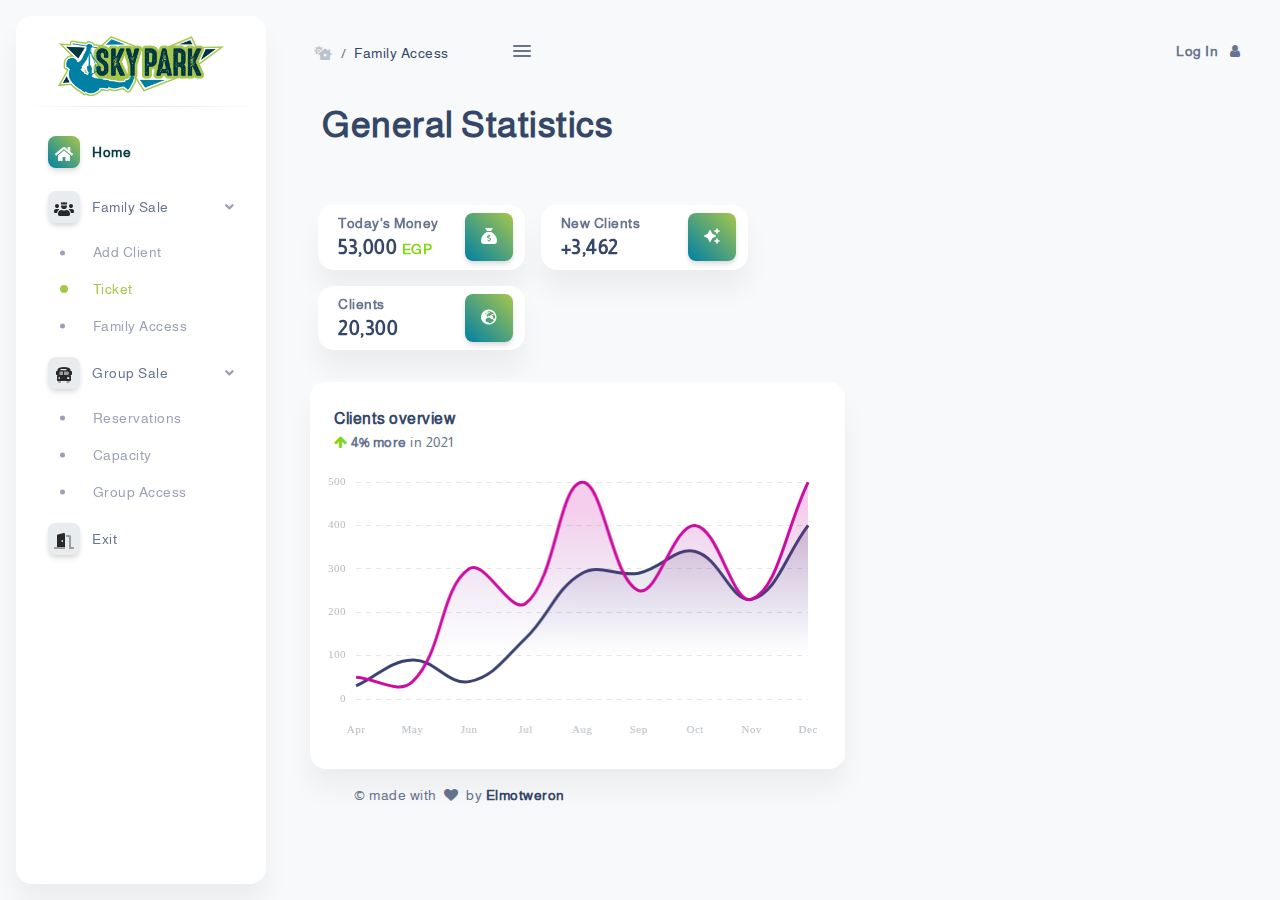
<file: index.html>
<!DOCTYPE html>
<html>
<head>
  <meta charset="utf-8" />
  <meta name="viewport" content="width=device-width, initial-scale=1, shrink-to-fit=no">
  <link rel="icon" type="image/png" href="img/favicon.png">
  <title> Sky Park </title>
  <!-- CSS Files -->
  <link id="pagestyle" href="css/app.min.css" rel="stylesheet" />
  <link href="css/font.awesome.css" rel="stylesheet" />
  <link href="css/style.css" rel="stylesheet" />
</head>
<body class="g-sidenav-show  bg-gray-100">
  <!-- ================================ Side Nav ============== -->
  <aside id="sidenav-main"
    class="sidenav navbar navbar-vertical navbar-expand-xs border-0 border-radius-xl my-3 fixed-start ms-3 bg-white">
    <div class="sidenav-header">
      <i class="fas fa-times p-3 cursor-pointer text-secondary opacity-5 position-absolute end-0 top-0 d-xl-none"
        aria-hidden="true" id="iconSidenav"></i>
      <a class="navbar-brand m-0" href="index.html">
        <img src="img/logo.png" class="navbar-brand-img h-100" alt="main_logo">
        <!-- <span class="ms-1 font-weight-bold">Sky Park</span> -->
      </a>
    </div>
    <hr class="horizontal dark mt-0">
    <div class="collapse navbar-collapse  w-auto h-auto h-100" id="sidenav-collapse-main">
      <ul class="navbar-nav">
        <!-- nav-item  -->
        <li class="nav-item">
          <a href="index.html" class="nav-link active">
            <div
              class="icon icon-shape icon-sm shadow border-radius-md bg-white text-center d-flex align-items-center justify-content-center  me-2">
              <i class="fas fa-home"></i>
            </div>
            <span class="nav-link-text ms-1">Home</span>
          </a>
        </li>
        <!-- nav-item  -->
        <li class="nav-item">
          <a data-bs-toggle="collapse" href="#familySale" class="nav-link " aria-controls="familySale" role="button"
            aria-expanded="false">
            <div
              class="icon icon-shape icon-sm shadow border-radius-md bg-white text-center d-flex align-items-center justify-content-center  me-2">
              <i class="fas fa-users-crown"></i>
            </div>
            <span class="nav-link-text ms-1">Family Sale</span>
          </a>
          <div class="collapse  show " id="familySale">
            <ul class="nav ms-4 ps-3">
              <li class="nav-item ">
                <a class="nav-link " href="add-client.html">
                  <span class="sidenav-mini-icon"> A </span>
                  <span class="sidenav-normal"> Add Client </span>
                </a>
              </li>
              <li class="nav-item active">
                <a class="nav-link " href="ticket.html">
                  <span class="sidenav-mini-icon"> T </span>
                  <span class="sidenav-normal"> Ticket </span>
                </a>
              </li>
              <li class="nav-item ">
                <a class="nav-link " href="family-access.html">
                  <span class="sidenav-mini-icon"> F </span>
                  <span class="sidenav-normal"> Family Access </span>
                </a>
              </li>
            </ul>
          </div>
        </li>
        <!-- nav-item  -->
        <li class="nav-item">
          <a data-bs-toggle="collapse" href="#groupSale" class="nav-link " aria-controls="groupSale" role="button"
            aria-expanded="false">
            <div
              class="icon icon-shape icon-sm shadow border-radius-md bg-white text-center d-flex align-items-center justify-content-center  me-2">
              <i class="fad fa-bus-school"></i>
            </div>
            <span class="nav-link-text ms-1">Group Sale</span>
          </a>
          <div class="collapse show" id="groupSale">
            <ul class="nav ms-4 ps-3">
              <li class="nav-item ">
                <a class="nav-link " href="reservations.html">
                  <span class="sidenav-mini-icon"> R </span>
                  <span class="sidenav-normal"> Reservations </span>
                </a>
              </li>
              <li class="nav-item ">
                <a class="nav-link " href="capacity.html">
                  <span class="sidenav-mini-icon"> C </span>
                  <span class="sidenav-normal"> Capacity </span>
                </a>
              </li>
              <li class="nav-item ">
                <a class="nav-link " href="group-access.html">
                  <span class="sidenav-mini-icon"> G </span>
                  <span class="sidenav-normal"> Group Access </span>
                </a>
              </li>
            </ul>
          </div>
        </li>
        <!-- nav-item  -->
        <li class="nav-item">
          <a href="exit.html" class="nav-link ">
            <div
              class="icon icon-shape icon-sm shadow border-radius-md bg-white text-center d-flex align-items-center justify-content-center  me-2">
              <i class="fad fa-door-open"></i>
            </div>
            <span class="nav-link-text ms-1">Exit</span>
          </a>
        </li>
      </ul>
    </div>
  </aside>
  <!-- ================================ end Side Nav ================== -->
  <main class="main-content position-relative max-height-vh-100 h-100 border-radius-lg ">
    <!-- ================================ NavBar ================== -->
    <nav id="navbarBlur"
      class="navbar navbar-main navbar-expand-lg position-sticky mt-4 top-1 p-2 px-3 mx-4 shadow-none border-radius-xl z-index-sticky"
      data-scroll="true">
      <nav aria-label="breadcrumb">
        <ol class="breadcrumb bg-transparent mb-0 pb-0 pt-1 px-0 me-sm-6 me-2">
          <li class="breadcrumb-item text-sm">
            <a class="opacity-3 text-dark" href="index.html">
              <i class="fas fa-house-day"></i>
            </a>
          </li>
          <li class="breadcrumb-item text-sm text-dark active" aria-current="page">family Access</li>
        </ol>
      </nav>
      <div class="sidenav-toggler sidenav-toggler-inner d-xl-block d-none ">
        <a href="#!" class="nav-link text-body p-0">
          <div class="sidenav-toggler-inner">
            <i class="sidenav-toggler-line"></i>
            <i class="sidenav-toggler-line"></i>
            <i class="sidenav-toggler-line"></i>
          </div>
        </a>
      </div>
      <div class="collapse navbar-collapse  me-md-0 me-sm-4" id="navbar">
        <ul class="ms-md-auto navbar-nav  justify-content-end">
          <li class="nav-item d-flex align-items-center">
            <a href="login.html" class="nav-link text-body font-weight-bold px-0">
              <span class="d-inline">Log In</span>
              <i class="fa fa-user ms-2"></i>
            </a>
          </li>
          <li class="nav-item d-xl-none ps-3 d-flex align-items-center">
            <a href="#!" class="nav-link text-body p-0" id="iconNavbarSidenav">
              <div class="sidenav-toggler-inner">
                <i class="sidenav-toggler-line"></i>
                <i class="sidenav-toggler-line"></i>
                <i class="sidenav-toggler-line"></i>
              </div>
            </a>
          </li>
        </ul>
      </div>
    </nav>
    <!-- ================================ end NavBar ================== -->
    <content class="container-fluid pt-4">
      <!-- ((((((((((((((((((((((((((((((((((((((((((())))))))))))))))))))))))))))))))))))))))))) -->
      <!-- ((((((((((((((((((((((((((((((((((((((((((())))))))))))))))))))))))))))))))))))))))))) -->
      <!-- ((((((((((((((((((((((((((((((((((((((((((())))))))))))))))))))))))))))))))))))))))))) -->
      <!-- ((((((((((((((((((((((((((((((((((((((((((())))))))))))))))))))))))))))))))))))))))))) -->
      <h2 class="MainTiltle mb-5 ms-4">General Statistics</h2>
      <div class="row">
        <div class="col-lg-7 position-relative z-index-2">
          <div class="row">
            <div class="col-lg-5 col-sm-6 p-2">
              <div class="card">
                <div class="card-body p-2">
                  <div class="row">
                    <div class="col-8">
                      <div class="numbers">
                        <p class="text-sm mb-0 text-capitalize font-weight-bold">Today's Money</p>
                        <h5 class="font-weight-bolder mb-0">
                          53,000
                          <span class="text-success text-sm font-weight-bolder">EGP</span>
                        </h5>
                      </div>
                    </div>
                    <div class="col-4 text-end">
                      <div class="icon icon-shape bg-gradient-primary shadow ms-auto text-center border-radius-md">
                        <i class="fas fa-sack-dollar"></i>
                      </div>
                    </div>
                  </div>
                </div>
              </div>
            </div>
            <div class="col-lg-5 col-sm-6 p-2">
              <div class="card">
                <div class="card-body p-2">
                  <div class="row">
                    <div class="col-8">
                      <div class="numbers">
                        <p class="text-sm mb-0 text-capitalize font-weight-bold">New Clients</p>
                        <h5 class="font-weight-bolder mb-0">
                          +3,462
                        </h5>
                      </div>
                    </div>
                    <div class="col-4 text-end">
                      <div class="icon icon-shape bg-gradient-primary shadow ms-auto text-center border-radius-md">
                        <i class="fas fa-sparkles"></i>
                      </div>
                    </div>
                  </div>
                </div>
              </div>
            </div>
            <div class="col-lg-5 col-sm-6 p-2">
              <div class="card">
                <div class="card-body p-2">
                  <div class="row">
                    <div class="col-8">
                      <div class="numbers">
                        <p class="text-sm mb-0 text-capitalize font-weight-bold">Clients</p>
                        <h5 class="font-weight-bolder mb-0">
                          20,300
                        </h5>
                      </div>
                    </div>
                    <div class="col-4 text-end">
                      <div class="icon icon-shape bg-gradient-primary shadow ms-auto text-center border-radius-md">
                        <i class="fas fa-globe-europe"></i>
                      </div>
                    </div>
                  </div>
                </div>
              </div>
            </div>
          </div>
        </div>
      </div>
      <div class="row mt-4">
        <div class="col-lg-7">
          <div class="card z-index-2">
            <div class="card-header pb-0">
              <h6>Clients overview</h6>
              <p class="text-sm">
                <i class="fa fa-arrow-up text-success"></i>
                <span class="font-weight-bold">4% more</span> in 2021
              </p>
            </div>
            <div class="card-body p-2">
              <div class="chart">
                <canvas id="chart-line" class="chart-canvas" height="300"></canvas>
              </div>
            </div>
          </div>
        </div>
      </div>
      <div class="row">
        <div class="col-12">
          <div id="globe" class="position-absolute end-0 top-10 mt-sm-3 mt-7 me-lg-7">
            <canvas width="700" height="600" class="w-lg-100 h-lg-100 w-75 h-75 me-lg-0 me-n10 mt-lg-5"></canvas>
          </div>
        </div>
      </div>
      <!-- ((((((((((((((((((((((((((((((((((((((((((())))))))))))))))))))))))))))))))))))))))))) -->
      <!-- ((((((((((((((((((((((((((((((((((((((((((())))))))))))))))))))))))))))))))))))))))))) -->
      <!-- ((((((((((((((((((((((((((((((((((((((((((())))))))))))))))))))))))))))))))))))))))))) -->
      <!-- ((((((((((((((((((((((((((((((((((((((((((())))))))))))))))))))))))))))))))))))))))))) -->
      <!-- ================================ Footer ================== -->
      <footer id="loadFooter" class="footer pt-3"></footer>
      <!-- ================================ end Footer ================== -->
    </content>
  </main>
  <!-- ================================================== -->
  <!-- ================================================== -->
  <!-- ================================================== -->
  <!-- ================== JS Files ====================== -->
  <!-- ================================================== -->
  <!-- ================================================== -->
  <!-- ================================================== -->
  <script src="js/popper.min.js"></script>
  <script src="js/bootstrap.min.js"></script>
  <!-- plugins -->
  <script src="js/plugins/perfect-scrollbar.min.js"></script>
  <script src="js/plugins/smooth-scrollbar.min.js"></script>
  <script src="js/plugins/chartjs.min.js"></script>
  <script src="js/plugins/threejs.js"></script>
  <script src="js/plugins/orbit-controls.js"></script>
  <!-- dashboard Js -->
  <script src="js/app.min.js"></script>
  <!-- custom Js -->
  <script src="js/custom.js"></script>
  <script>
    ///////////////////////////////////////////////////////
    // charts
    ///////////////////////////////////////////////////////
    //  chart-line
    var ctx2 = document.getElementById("chart-line").getContext("2d");
    var gradientStroke1 = ctx2.createLinearGradient(0, 230, 0, 50);
    gradientStroke1.addColorStop(1, 'rgba(203,12,159,0.2)');
    gradientStroke1.addColorStop(0.2, 'rgba(72,72,176,0.0)');
    gradientStroke1.addColorStop(0, 'rgba(203,12,159,0)'); //purple colors
    var gradientStroke2 = ctx2.createLinearGradient(0, 230, 0, 50);
    gradientStroke2.addColorStop(1, 'rgba(20,23,39,0.2)');
    gradientStroke2.addColorStop(0.2, 'rgba(72,72,176,0.0)');
    gradientStroke2.addColorStop(0, 'rgba(20,23,39,0)'); //purple colors
    new Chart(ctx2, {
      type: "line",
      data: {
        labels: ["Apr", "May", "Jun", "Jul", "Aug", "Sep", "Oct", "Nov", "Dec"],
        datasets: [{
            label: "New Clients",
            tension: 0.4,
            borderWidth: 0,
            pointRadius: 0,
            borderColor: "#cb0c9f",
            borderWidth: 3,
            backgroundColor: gradientStroke1,
            fill: true,
            data: [50, 40, 300, 220, 500, 250, 400, 230, 500],
            maxBarThickness: 6
          },
          {
            label: "Current Clients",
            tension: 0.4,
            borderWidth: 0,
            pointRadius: 0,
            borderColor: "#3A416F",
            borderWidth: 3,
            backgroundColor: gradientStroke2,
            fill: true,
            data: [30, 90, 40, 140, 290, 290, 340, 230, 400],
            maxBarThickness: 6
          },
        ],
      },
      options: {
        responsive: true,
        maintainAspectRatio: false,
        plugins: {
          legend: {
            display: false,
          }
        },
        interaction: {
          intersect: false,
          mode: 'index',
        },
        scales: {
          y: {
            grid: {
              drawBorder: false,
              display: true,
              drawOnChartArea: true,
              drawTicks: false,
              borderDash: [5, 5]
            },
            ticks: {
              display: true,
              padding: 10,
              color: '#b2b9bf',
              font: {
                size: 11,
                family: "Open Sans",
                style: 'normal',
                lineHeight: 2
              },
            }
          },
          x: {
            grid: {
              drawBorder: false,
              display: false,
              drawOnChartArea: false,
              drawTicks: false,
              borderDash: [5, 5]
            },
            ticks: {
              display: true,
              color: '#b2b9bf',
              padding: 20,
              font: {
                size: 11,
                family: "Open Sans",
                style: 'normal',
                lineHeight: 2
              },
            }
          },
        },
      },
    });
    // globe
    (function () {
      const container = document.getElementById("globe");
      const canvas = container.getElementsByTagName("canvas")[0];
      const globeRadius = 100;
      const globeWidth = 4098 / 2;
      const globeHeight = 1968 / 2;
      function convertFlatCoordsToSphereCoords(x, y) {
        let latitude = ((x - globeWidth) / globeWidth) * -180;
        let longitude = ((y - globeHeight) / globeHeight) * -90;
        latitude = (latitude * Math.PI) / 180;
        longitude = (longitude * Math.PI) / 180;
        const radius = Math.cos(longitude) * globeRadius;
        return {
          x: Math.cos(latitude) * radius,
          y: Math.sin(longitude) * globeRadius,
          z: Math.sin(latitude) * radius
        };
      }
      function makeMagic(points) {
        const {
          width,
          height
        } = container.getBoundingClientRect();
        // 1. Setup scene
        const scene = new THREE.Scene();
        // 2. Setup camera
        const camera = new THREE.PerspectiveCamera(45, width / height);
        // 3. Setup renderer
        const renderer = new THREE.WebGLRenderer({
          canvas,
          antialias: true
        });
        renderer.setSize(width, height);
        // 4. Add points to canvas
        // - Single geometry to contain all points.
        const mergedGeometry = new THREE.Geometry();
        // - Material that the dots will be made of.
        const pointGeometry = new THREE.SphereGeometry(0.5, 1, 1);
        const pointMaterial = new THREE.MeshBasicMaterial({
          color: "#989db5",
        });
        for (let point of points) {
          const {
            x,
            y,
            z
          } = convertFlatCoordsToSphereCoords(
            point.x,
            point.y,
            width,
            height
          );
          if (x && y && z) {
            pointGeometry.translate(x, y, z);
            mergedGeometry.merge(pointGeometry);
            pointGeometry.translate(-x, -y, -z);
          }
        }
        const globeShape = new THREE.Mesh(mergedGeometry, pointMaterial);
        scene.add(globeShape);
        container.classList.add("peekaboo");
        // Setup orbital controls
        camera.orbitControls = new THREE.OrbitControls(camera, canvas);
        camera.orbitControls.enableKeys = false;
        camera.orbitControls.enablePan = false;
        camera.orbitControls.enableZoom = false;
        camera.orbitControls.enableDamping = false;
        camera.orbitControls.enableRotate = true;
        camera.orbitControls.autoRotate = true;
        camera.position.z = -265;
        function animate() {
          // orbitControls.autoRotate is enabled so orbitControls.update
          // must be called inside animation loop.
          camera.orbitControls.update();
          requestAnimationFrame(animate);
          renderer.render(scene, camera);
        }
        animate();
      }
      function hasWebGL() {
        const gl =
          canvas.getContext("webgl") || canvas.getContext("experimental-webgl");
        if (gl && gl instanceof WebGLRenderingContext) {
          return true;
        } else {
          return false;
        }
      }
      function init() {
        if (hasWebGL()) {
          window
          window.fetch(
              "https://raw.githubusercontent.com/creativetimofficial/public-assets/master/soft-ui-dashboard-pro/assets/js/points.json"
            )
            .then(response => response.json())
            .then(data => {
              makeMagic(data.points);
            });
        }
      }
      init();
    })();
  </script>
</body>
</html>
</file>
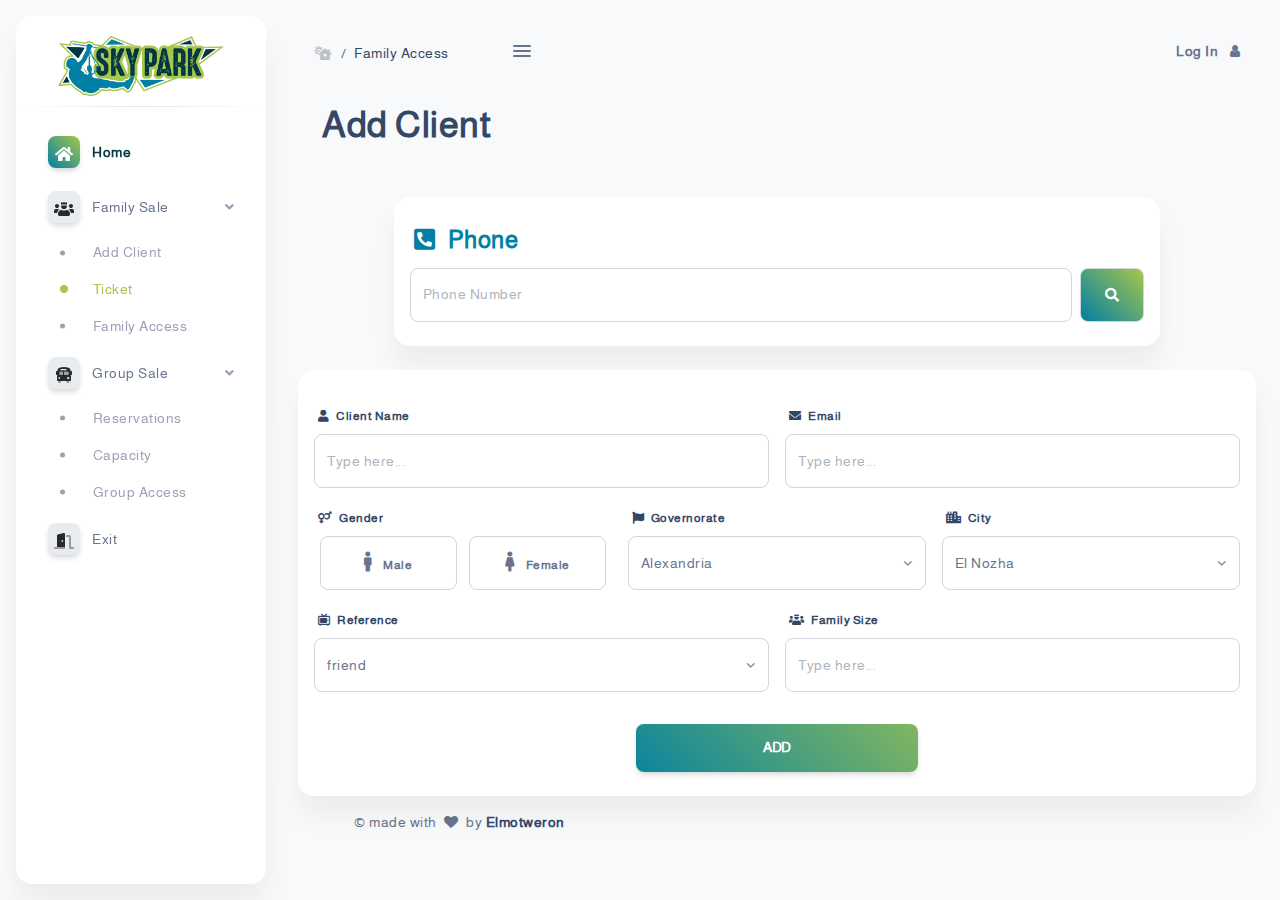
<file: add-client.html>
<!DOCTYPE html>
<html>

<head>
  <meta charset="utf-8" />
  <meta name="viewport" content="width=device-width, initial-scale=1, shrink-to-fit=no">
  <link rel="icon" type="image/png" href="img/favicon.png">
  <title> Sky Park </title>
  <!-- CSS Files -->
  <link id="pagestyle" href="css/app.min.css" rel="stylesheet" />
  <link href="css/font.awesome.css" rel="stylesheet" />
  <link href="css/style.css" rel="stylesheet" />
</head>

<body class="g-sidenav-show  bg-gray-100">
  <!-- ================================ Side Nav ============== -->
  <aside id="sidenav-main"
    class="sidenav navbar navbar-vertical navbar-expand-xs border-0 border-radius-xl my-3 fixed-start ms-3 bg-white">
    <div class="sidenav-header">
      <i class="fas fa-times p-3 cursor-pointer text-secondary opacity-5 position-absolute end-0 top-0 d-xl-none"
        aria-hidden="true" id="iconSidenav"></i>
  <a class="navbar-brand m-0" href="index.html">
        <img src="img/logo.png" class="navbar-brand-img h-100" alt="main_logo">
        <!-- <span class="ms-1 font-weight-bold">Sky Park</span> -->
      </a>
    </div>
    <hr class="horizontal dark mt-0">
    <div class="collapse navbar-collapse  w-auto h-auto h-100" id="sidenav-collapse-main">
      <ul class="navbar-nav">
        <!-- nav-item  -->
        <li class="nav-item">
          <a href="index.html" class="nav-link active">
            <div
              class="icon icon-shape icon-sm shadow border-radius-md bg-white text-center d-flex align-items-center justify-content-center  me-2">
              <i class="fas fa-home"></i>
            </div>
            <span class="nav-link-text ms-1">Home</span>
          </a>
        </li>
        <!-- nav-item  -->
        <li class="nav-item">
          <a data-bs-toggle="collapse" href="#familySale" class="nav-link " aria-controls="familySale" role="button"
            aria-expanded="false">
            <div
              class="icon icon-shape icon-sm shadow border-radius-md bg-white text-center d-flex align-items-center justify-content-center  me-2">
              <i class="fas fa-users-crown"></i>
            </div>
            <span class="nav-link-text ms-1">Family Sale</span>
          </a>
          <div class="collapse  show " id="familySale">
            <ul class="nav ms-4 ps-3">
              <li class="nav-item ">
                <a class="nav-link " href="add-client.html">
                  <span class="sidenav-mini-icon"> A </span>
                  <span class="sidenav-normal"> Add Client </span>
                </a>
              </li>
              <li class="nav-item active">
                <a class="nav-link " href="ticket.html">
                  <span class="sidenav-mini-icon"> T </span>
                  <span class="sidenav-normal"> Ticket </span>
                </a>
              </li>
              <li class="nav-item ">
                <a class="nav-link " href="family-access.html">
                  <span class="sidenav-mini-icon"> F </span>
                  <span class="sidenav-normal"> Family Access </span>
                </a>
              </li>
            </ul>
          </div>
        </li>
        <!-- nav-item  -->
        <li class="nav-item">
          <a data-bs-toggle="collapse" href="#groupSale" class="nav-link " aria-controls="groupSale" role="button"
            aria-expanded="false">
            <div
              class="icon icon-shape icon-sm shadow border-radius-md bg-white text-center d-flex align-items-center justify-content-center  me-2">
              <i class="fad fa-bus-school"></i>
            </div>
            <span class="nav-link-text ms-1">Group Sale</span>
          </a>
          <div class="collapse show" id="groupSale">
            <ul class="nav ms-4 ps-3">
              
              <li class="nav-item ">
                <a class="nav-link " href="reservations.html">
                  <span class="sidenav-mini-icon"> R </span>
                  <span class="sidenav-normal"> Reservations </span>
                </a>
              </li>
    
              <li class="nav-item ">
                <a class="nav-link " href="capacity.html">
                  <span class="sidenav-mini-icon"> C </span>
                  <span class="sidenav-normal"> Capacity </span>
                </a>
              </li>
            
              <li class="nav-item ">
                <a class="nav-link " href="group-access.html">
                  <span class="sidenav-mini-icon"> G </span>
                  <span class="sidenav-normal"> Group Access </span>
                </a>
              </li>
            </ul>
          </div>
        </li>
        <!-- nav-item  -->
        <li class="nav-item">
          <a href="exit.html" class="nav-link ">
            <div
              class="icon icon-shape icon-sm shadow border-radius-md bg-white text-center d-flex align-items-center justify-content-center  me-2">
              <i class="fad fa-door-open"></i>
            </div>
            <span class="nav-link-text ms-1">Exit</span>
          </a>
        </li>
      </ul>
    </div></aside>
  <!-- ================================ end Side Nav ================== -->
  <main class="main-content position-relative max-height-vh-100 h-100 border-radius-lg ">
    <!-- ================================ NavBar ================== -->
    <nav id="navbarBlur"
      class="navbar navbar-main navbar-expand-lg position-sticky mt-4 top-1 p-2 px-3 mx-4 shadow-none border-radius-xl z-index-sticky"
      data-scroll="true"> <nav aria-label="breadcrumb">
        <ol class="breadcrumb bg-transparent mb-0 pb-0 pt-1 px-0 me-sm-6 me-2">
          <li class="breadcrumb-item text-sm">
            <a class="opacity-3 text-dark" href="index.html">
              <i class="fas fa-house-day"></i>
            </a>
          </li>
          <li class="breadcrumb-item text-sm text-dark active" aria-current="page">family Access</li>
        </ol>
      </nav>
      <div class="sidenav-toggler sidenav-toggler-inner d-xl-block d-none ">
        <a href="#!" class="nav-link text-body p-0">
          <div class="sidenav-toggler-inner">
            <i class="sidenav-toggler-line"></i>
            <i class="sidenav-toggler-line"></i>
            <i class="sidenav-toggler-line"></i>
          </div>
        </a>
      </div>
      <div class="collapse navbar-collapse  me-md-0 me-sm-4" id="navbar">
        <ul class="ms-md-auto navbar-nav  justify-content-end">
          <li class="nav-item d-flex align-items-center">
            <a href="login.html" class="nav-link text-body font-weight-bold px-0">
              <span class="d-inline">Log In</span>
              <i class="fa fa-user ms-2"></i>
            </a>
          </li>
          <li class="nav-item d-xl-none ps-3 d-flex align-items-center">
            <a href="#!" class="nav-link text-body p-0" id="iconNavbarSidenav">
              <div class="sidenav-toggler-inner">
                <i class="sidenav-toggler-line"></i>
                <i class="sidenav-toggler-line"></i>
                <i class="sidenav-toggler-line"></i>
              </div>
            </a>
          </li>
        </ul>
      </div> </nav>
    <!-- ================================ end NavBar ================== -->
    <content class="container-fluid pt-4">
      <!-- ((((((((((((((((((((((((((((((((((((((((((())))))))))))))))))))))))))))))))))))))))))) -->
      <!-- ((((((((((((((((((((((((((((((((((((((((((())))))))))))))))))))))))))))))))))))))))))) -->
      <!-- ((((((((((((((((((((((((((((((((((((((((((())))))))))))))))))))))))))))))))))))))))))) -->
      <!-- ((((((((((((((((((((((((((((((((((((((((((())))))))))))))))))))))))))))))))))))))))))) -->
      <h2 class="MainTitle mb-5 ms-4"> add client</h2>
      <form class="card p-3 py-4  w-100 w-sm-80 m-auto mb-4 ">
        <label class="form-label fs-4"><i class="fas fa-phone-square-alt me-2"></i> Phone</label>
        <div class="d-flex">
          <input type="text" class="form-control" placeholder="Phone Number">
          <button type="submit" class="input-group-text ms-2 bg-gradient-primary px-4 text-body"><i
              class="fas fa-search text-white"></i></button>
        </div>
      </form>
      <form action="ticket.html" class="card p-2 py-4 mt-3 ">
        <div class="row">
          <div class="col-sm-6 p-2">
            <label class="form-label"> <i class="fas fa-user me-1"></i> Client Name</label>
            <div class="input-group">
              <input class="form-control" type="text" placeholder="Type here...">
            </div>
          </div>
          <div class="col-sm-6 p-2">
            <label class="form-label"> <i class="fas fa-envelope me-1"></i> Email</label>
            <div class="input-group">
              <input class="form-control" type="email" placeholder="Type here...">
            </div>
          </div>
          <div class="col-sm-4 p-2">
            <label class="form-label "><i class="fas fa-venus-mars me-1"></i> gender</label>
            <div class="choose">
              <div class="genderOption">
                <input type="radio" class="btn-check" name="gender" id="option1">
                <label class=" mb-0 btn btn-outline" for="option1">
                  <span class="me-2"> <i class="fas fa-male"></i> </span>
                  <span> male </span>
                </label>
              </div>
              <div class="genderOption">
                <input type="radio" class="btn-check" name="gender" id="option2">
                <label class=" mb-0 btn btn-outline" for="option2">
                  <span class="me-2"> <i class="fas fa-female"></i> </span>
                  <span> female </span>
                </label>
              </div>
            </div>
          </div>
          <div class="col-sm-4 p-2">
            <label class="form-label"> <i class="fas fa-flag me-1"></i> Governorate </label>
            <select class="form-control" id="choices-governorate">
              <option value="Alexandria">Alexandria</option>
              <option value="Aswan">Aswan</option>
              <option value="Cairo">Cairo</option>
            </select>
          </div>
          <div class="col-sm-4 p-2">
            <label class="form-label"> <i class="fas fa-city me-1"></i> City </label>
            <select class="form-control" id="choices-city">
              <option value="El Nozha	">El Nozha </option>
              <option value="Abdeen">Abdeen</option>
              <option value="Ain Shams">Ain Shams</option>
            </select>
          </div>
          <div class="col-sm-6 p-2">
            <label class="form-label"> <i class="far fa-tv-retro me-1"></i> reference </label>
            <select class="form-control" id="choices-reference">
              <option value="friend	">friend </option>
              <option value="Facebook">Facebook</option>
              <option value="web site">web site</option>
              <option value="web site">other</option>
            </select>
          </div>
          <div class="col-sm-6 p-2">
            <label class="form-label"> <i class="fas fa-users-crown me-1"></i> family size</label>
            <div class="input-group">
              <input class="form-control" type="number" placeholder="Type here...">
            </div>
          </div>
        </div>
        <div class="text-center w-80 w-sm-30 m-auto">
          <button type="submit" class="btn btn-lg bg-gradient-primary btn-lg w-100 mt-4 mb-0">ADD</button>
        </div>
      </form>
      <!-- ((((((((((((((((((((((((((((((((((((((((((())))))))))))))))))))))))))))))))))))))))))) -->
      <!-- ((((((((((((((((((((((((((((((((((((((((((())))))))))))))))))))))))))))))))))))))))))) -->
      <!-- ((((((((((((((((((((((((((((((((((((((((((())))))))))))))))))))))))))))))))))))))))))) -->
      <!-- ((((((((((((((((((((((((((((((((((((((((((())))))))))))))))))))))))))))))))))))))))))) -->
      <!-- ================================ Footer ================== -->
      <footer id="loadFooter" class="footer pt-3"></footer>
      <!-- ================================ end Footer ================== -->
    </content>
  </main>
  <!-- ================================================== -->
  <!-- ================================================== -->
  <!-- ================================================== -->
  <!-- ================== JS Files ====================== -->
  <!-- ================================================== -->
  <!-- ================================================== -->
  <!-- ================================================== -->
  <script src="js/popper.min.js"></script>
  <script src="js/bootstrap.min.js"></script>
  <!-- plugins -->
  <script src="js/plugins/perfect-scrollbar.min.js"></script>
  <script src="js/plugins/smooth-scrollbar.min.js"></script>
  <script src="js/plugins/chartjs.min.js"></script>
  <script src="js/plugins/threejs.js"></script>
  <script src="js/plugins/orbit-controls.js"></script>
  <script src="js/plugins/choices.min.js"></script>
  <!-- dashboard Js -->
  <script src="js/app.min.js"></script>
  <!-- custom Js -->
  <script src="js/custom.js"></script>
  <script>
    ////////////////////////////////////////////
    // choice Js
    ////////////////////////////////////////////
    if (document.getElementsByClassName('choices-governorate')) {
      var element = document.getElementById('choices-governorate');
      const options = new Choices(element);
    }
    if (document.getElementById('choices-city')) {
      var element = document.getElementById('choices-city');
      const options = new Choices(element);
    }
    if (document.getElementById('choices-reference')) {
      var element = document.getElementById('choices-reference');
      const options = new Choices(element, {
        searchEnabled: false
      });
    }
  </script>
</body>

</html>
</file>
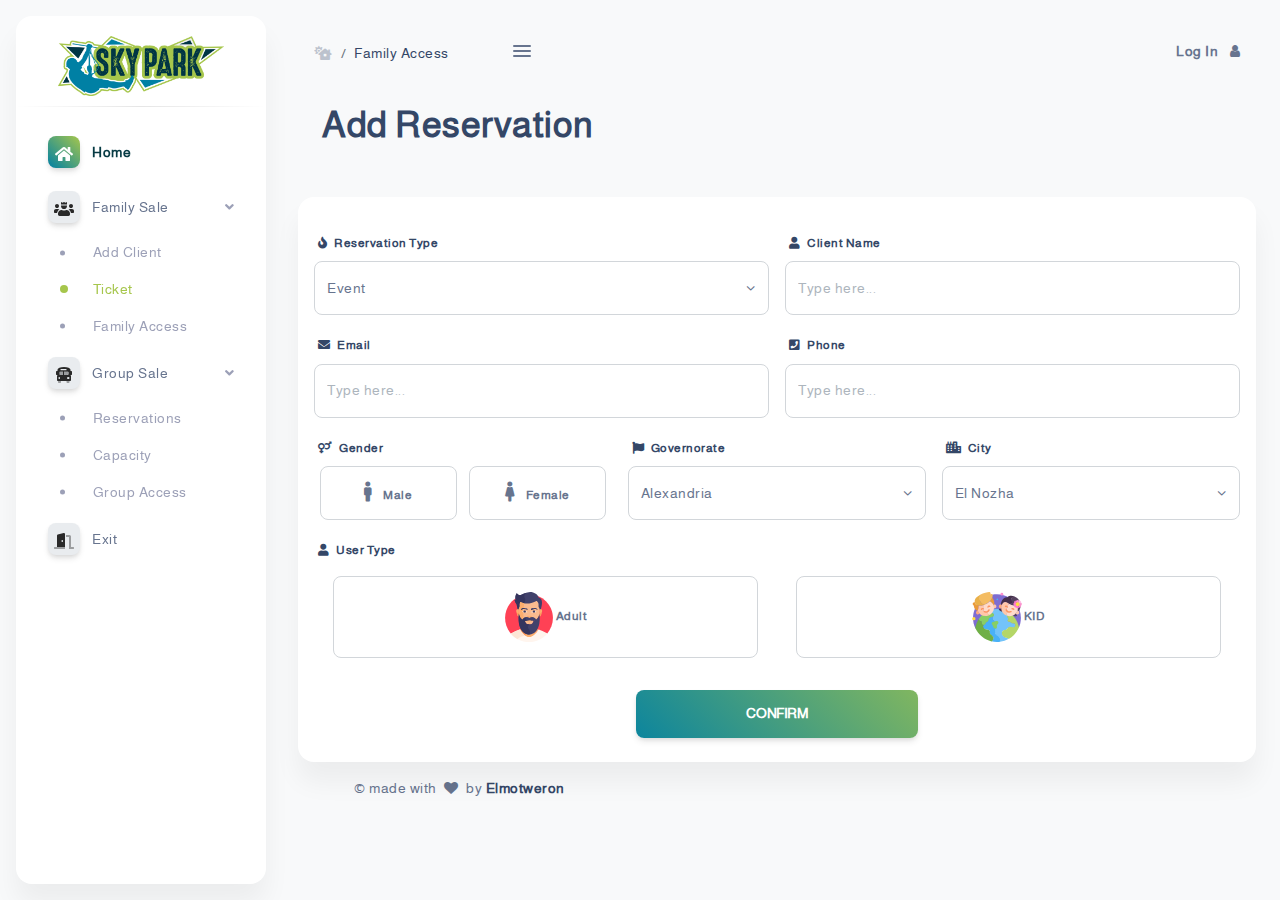
<file: add-reservation.html>
<!DOCTYPE html>
<html>

<head>
  <meta charset="utf-8" />
  <meta name="viewport" content="width=device-width, initial-scale=1, shrink-to-fit=no">
  <link rel="icon" type="image/png" href="img/favicon.png">
  <title> Sky Park </title>
  <!-- CSS Files -->
  <link id="pagestyle" href="css/app.min.css" rel="stylesheet" />
  <link href="css/font.awesome.css" rel="stylesheet" />
  <!-- data table -->
  <link href="css/datatables.min.css" rel="stylesheet" />

  <link href="css/style.css" rel="stylesheet" />
</head>


<body class="g-sidenav-show  bg-gray-100">
  <!-- ================================ Side Nav ============== -->
  <aside id="sidenav-main"
    class="sidenav navbar navbar-vertical navbar-expand-xs border-0 border-radius-xl my-3 fixed-start ms-3 bg-white">
    <div class="sidenav-header">
      <i class="fas fa-times p-3 cursor-pointer text-secondary opacity-5 position-absolute end-0 top-0 d-xl-none"
        aria-hidden="true" id="iconSidenav"></i>
  <a class="navbar-brand m-0" href="index.html">
        <img src="img/logo.png" class="navbar-brand-img h-100" alt="main_logo">
        <!-- <span class="ms-1 font-weight-bold">Sky Park</span> -->
      </a>
    </div>
    <hr class="horizontal dark mt-0">
    <div class="collapse navbar-collapse  w-auto h-auto h-100" id="sidenav-collapse-main">
      <ul class="navbar-nav">
        <!-- nav-item  -->
        <li class="nav-item">
          <a href="index.html" class="nav-link active">
            <div
              class="icon icon-shape icon-sm shadow border-radius-md bg-white text-center d-flex align-items-center justify-content-center  me-2">
              <i class="fas fa-home"></i>
            </div>
            <span class="nav-link-text ms-1">Home</span>
          </a>
        </li>
        <!-- nav-item  -->
        <li class="nav-item">
          <a data-bs-toggle="collapse" href="#familySale" class="nav-link " aria-controls="familySale" role="button"
            aria-expanded="false">
            <div
              class="icon icon-shape icon-sm shadow border-radius-md bg-white text-center d-flex align-items-center justify-content-center  me-2">
              <i class="fas fa-users-crown"></i>
            </div>
            <span class="nav-link-text ms-1">Family Sale</span>
          </a>
          <div class="collapse  show " id="familySale">
            <ul class="nav ms-4 ps-3">
              <li class="nav-item ">
                <a class="nav-link " href="add-client.html">
                  <span class="sidenav-mini-icon"> A </span>
                  <span class="sidenav-normal"> Add Client </span>
                </a>
              </li>
              <li class="nav-item active">
                <a class="nav-link " href="ticket.html">
                  <span class="sidenav-mini-icon"> T </span>
                  <span class="sidenav-normal"> Ticket </span>
                </a>
              </li>
              <li class="nav-item ">
                <a class="nav-link " href="family-access.html">
                  <span class="sidenav-mini-icon"> F </span>
                  <span class="sidenav-normal"> Family Access </span>
                </a>
              </li>
            </ul>
          </div>
        </li>
        <!-- nav-item  -->
        <li class="nav-item">
          <a data-bs-toggle="collapse" href="#groupSale" class="nav-link " aria-controls="groupSale" role="button"
            aria-expanded="false">
            <div
              class="icon icon-shape icon-sm shadow border-radius-md bg-white text-center d-flex align-items-center justify-content-center  me-2">
              <i class="fad fa-bus-school"></i>
            </div>
            <span class="nav-link-text ms-1">Group Sale</span>
          </a>
          <div class="collapse show" id="groupSale">
            <ul class="nav ms-4 ps-3">
              
              <li class="nav-item ">
                <a class="nav-link " href="reservations.html">
                  <span class="sidenav-mini-icon"> R </span>
                  <span class="sidenav-normal"> Reservations </span>
                </a>
              </li>
    
              <li class="nav-item ">
                <a class="nav-link " href="capacity.html">
                  <span class="sidenav-mini-icon"> C </span>
                  <span class="sidenav-normal"> Capacity </span>
                </a>
              </li>
            
              <li class="nav-item ">
                <a class="nav-link " href="group-access.html">
                  <span class="sidenav-mini-icon"> G </span>
                  <span class="sidenav-normal"> Group Access </span>
                </a>
              </li>
            </ul>
          </div>
        </li>
        <!-- nav-item  -->
        <li class="nav-item">
          <a href="exit.html" class="nav-link ">
            <div
              class="icon icon-shape icon-sm shadow border-radius-md bg-white text-center d-flex align-items-center justify-content-center  me-2">
              <i class="fad fa-door-open"></i>
            </div>
            <span class="nav-link-text ms-1">Exit</span>
          </a>
        </li>
      </ul>
    </div></aside>
  <!-- ================================ end Side Nav ================== -->
  <main class="main-content position-relative max-height-vh-100 h-100 border-radius-lg ">
    <!-- ================================ NavBar ================== -->
    <nav id="navbarBlur"
      class="navbar navbar-main navbar-expand-lg position-sticky mt-4 top-1 p-2 px-3 mx-4 shadow-none border-radius-xl z-index-sticky"
      data-scroll="true"> <nav aria-label="breadcrumb">
        <ol class="breadcrumb bg-transparent mb-0 pb-0 pt-1 px-0 me-sm-6 me-2">
          <li class="breadcrumb-item text-sm">
            <a class="opacity-3 text-dark" href="index.html">
              <i class="fas fa-house-day"></i>
            </a>
          </li>
          <li class="breadcrumb-item text-sm text-dark active" aria-current="page">family Access</li>
        </ol>
      </nav>
      <div class="sidenav-toggler sidenav-toggler-inner d-xl-block d-none ">
        <a href="#!" class="nav-link text-body p-0">
          <div class="sidenav-toggler-inner">
            <i class="sidenav-toggler-line"></i>
            <i class="sidenav-toggler-line"></i>
            <i class="sidenav-toggler-line"></i>
          </div>
        </a>
      </div>
      <div class="collapse navbar-collapse  me-md-0 me-sm-4" id="navbar">
        <ul class="ms-md-auto navbar-nav  justify-content-end">
          <li class="nav-item d-flex align-items-center">
            <a href="login.html" class="nav-link text-body font-weight-bold px-0">
              <span class="d-inline">Log In</span>
              <i class="fa fa-user ms-2"></i>
            </a>
          </li>
          <li class="nav-item d-xl-none ps-3 d-flex align-items-center">
            <a href="#!" class="nav-link text-body p-0" id="iconNavbarSidenav">
              <div class="sidenav-toggler-inner">
                <i class="sidenav-toggler-line"></i>
                <i class="sidenav-toggler-line"></i>
                <i class="sidenav-toggler-line"></i>
              </div>
            </a>
          </li>
        </ul>
      </div> </nav>
    <!-- ================================ end NavBar ================== -->
    <content class="container-fluid pt-4">
      <!-- ((((((((((((((((((((((((((((((((((((((((((())))))))))))))))))))))))))))))))))))))))))) -->
      <!-- ((((((((((((((((((((((((((((((((((((((((((())))))))))))))))))))))))))))))))))))))))))) -->
      <!-- ((((((((((((((((((((((((((((((((((((((((((())))))))))))))))))))))))))))))))))))))))))) -->
      <!-- ((((((((((((((((((((((((((((((((((((((((((())))))))))))))))))))))))))))))))))))))))))) -->
      <h2 class="MainTiltle mb-5 ms-4"> Add Reservation </h2>

      <form  action="reservation-info.html" class="card p-2 py-4 mt-3 ">
        <div class="row">
          <div class="col-sm-6 p-2">
            <label class="form-label"> <i class="fas fa-fire me-1"></i> Reservation Type </label>
            <select class="form-control" id="choices-Reservation">
              <option value="Event">Event</option>
              <option value="Birthday">Birthday</option>
              <option value="School">School</option>
            </select>
          </div>
          <div class="col-sm-6 p-2">
            <label class="form-label"> <i class="fas fa-user me-1"></i> Client Name</label>
            <div class="input-group">
              <input class="form-control" type="text" placeholder="Type here...">
            </div>
          </div>
          <div class="col-sm-6 p-2">
            <label class="form-label"> <i class="fas fa-envelope me-1"></i> Email</label>
            <div class="input-group">
              <input class="form-control" type="email" placeholder="Type here...">
            </div>
          </div>
          <div class="col-sm-6 p-2">
            <label class="form-label"><i class="fas fa-phone-square me-1"></i> Phone</label>
            <div class="input-group">
              <input class="form-control" type="number" placeholder="Type here...">
            </div>
          </div>
          <div class="col-sm-4 p-2">
            <label class="form-label "><i class="fas fa-venus-mars me-1"></i> gender</label>
            <div class="choose">
              <div class="genderOption">
                <input type="radio" class="btn-check" name="gender" id="option1">
                <label class=" mb-0 btn btn-outline" for="option1">
                  <span class="me-2"> <i class="fas fa-male"></i> </span>
                  <span> male </span>
                </label>
              </div>
              <div class="genderOption">
                <input type="radio" class="btn-check" name="gender" id="option2">
                <label class=" mb-0 btn btn-outline" for="option2">
                  <span class="me-2"> <i class="fas fa-female"></i> </span>
                  <span> female </span>
                </label>
              </div>
            </div>
          </div>
          <div class="col-sm-4 p-2">
            <label class="form-label"> <i class="fas fa-flag me-1"></i> Governorate </label>
            <select class="form-control" id="choices-governorate">
              <option value="Alexandria">Alexandria</option>
              <option value="Aswan">Aswan</option>
              <option value="Cairo">Cairo</option>
            </select>
          </div>
          <div class="col-sm-4 p-2">
            <label class="form-label"> <i class="fas fa-city me-1"></i> City </label>
            <select class="form-control" id="choices-city">
              <option value="El Nozha	">El Nozha </option>
              <option value="Abdeen">Abdeen</option>
              <option value="Ain Shams">Ain Shams</option>
            </select>
          </div>

          <div class="col-12 p-2">
            <label class="form-label"> <i class="fas fa-user me-1"></i> User Type </label>
            <div class="choose mt-2">
              <div class="genderOption">
                <input type="radio" class="btn-check" name="userAge" id="type1">
                <label class=" mb-0 btn btn-outline" for="type1">
                  <svg xmlns="http://www.w3.org/2000/svg" version="1.1" xmlns:xlink="http://www.w3.org/1999/xlink"
                    xmlns:svgjs="http://svgjs.com/svgjs" width="512" height="512" x="0" y="0" viewBox="0 0 512 512"
                    style="enable-background:new 0 0 512 512" xml:space="preserve">
                    <g>
                      <g xmlns="http://www.w3.org/2000/svg">
                        <path
                          d="m443.228 425.001c36.035-42.658 57.77-97.786 57.77-158 0-135.309-109.69-244.999-244.999-244.999s-244.998 109.69-244.998 244.999c0 60.491 21.935 115.85 58.268 158.588z"
                          fill="#FF4155" data-original="#ff4155"></path>
                        <path
                          d="m341.178 379.922c-31.892 53.969-83.313 54.442-83.313 54.442s-51.377-.473-83.27-54.379c-.731.886-1.484 1.747-2.287 2.55-4.279.987-8.494 2.076-12.665 3.241 2.294.999 4.29 2.698 5.623 4.975 19.611 33.494 53.803 73.501 92.709 73.501s73.098-40.007 92.709-73.501c1.324-2.26 3.301-3.951 5.574-4.954-4.196-1.174-8.436-2.269-12.741-3.262-.822-.821-1.592-1.704-2.339-2.613z"
                          fill="#FCAD6D" data-original="#fcad6d"></path>
                        <path
                          d="m228.866 427.659c-16.947-6.766-38.11-20.357-54.272-47.673-.731.886-1.484 1.748-2.287 2.55-4.279.988-8.494 2.076-12.665 3.242 2.294.999 4.29 2.698 5.623 4.975 11.363 19.408 27.623 41.001 46.859 55.732.998-.382 1.851-.751 2.524-1.112 7.456-3.998 11.927-12.192 14.218-17.714z"
                          fill="#FD995B" data-original="#fd995b"></path>
                        <path
                          d="m388.813 102.363c0-27.331-15.746-38.656-26.161-43.157-5.249-2.269-9.348-6.407-11.433-11.573-4.557-11.293-17.443-30.861-53.475-42.819-52.975-17.582-100.064 18.148-125.375 24.954-16.645 4.475-29.725-5.397-36.732-12.682-2.961-3.079-8.225-2.147-9.906 1.725-5.471 12.602-13.442 37.386-6.149 63.16.447 1.579-1.153 2.987-2.754 2.438-2.116-.725-4.017-1.401-5.544-1.955-1.564-.566-3.124.847-2.627 2.383 6.164 19.052 12.139 29.92 17.501 35.782 2.373 2.594 3.959 5.777 4.369 9.212.797 6.691 2.135 13.823 4.34 20.43 3.255 9.755 5.296 19.863 5.884 30.13.007.12.012.19.016.204h236.924c.011-.049.024-.22.039-.493.575-10.068 2.539-20.012 5.768-29.565 7.196-21.284 5.315-48.174 5.315-48.174z"
                          fill="#41416B" data-original="#41416b"></path>
                        <path
                          d="m205.188 114.632s22.011-26.365 6.676-56.119 21.744-53.247 21.744-53.247c-25.491 7.462-46.874 20.64-61.239 24.502-16.644 4.476-29.725-5.397-36.732-12.682-2.961-3.079-8.225-2.147-9.906 1.725-5.471 12.602-13.442 37.386-6.149 63.16.447 1.579-1.153 2.987-2.754 2.438-2.116-.725-4.017-1.401-5.544-1.955-1.564-.566-3.124.847-2.627 2.383 6.164 19.052 12.139 29.921 17.501 35.782 2.373 2.594 3.959 5.777 4.369 9.212.797 6.691 2.135 13.822 4.34 20.43 3.255 9.755 5.296 19.863 5.884 30.13.007.12.012.19.016.204h49.963z"
                          fill="#35355E" data-original="#35355e"></path>
                        <path
                          d="m385.261 179.539c-5.313-4.869-15.897-2.401-20.473.581 1.003 6.243 1.059 12.629.194 18.936l-5.4 39.329c0 3.17-.1 6.281-.284 9.337 13.168 3.972 19.708-7.85 20.81-15.962.474-3.492 1.25-6.934 2.325-10.293 3.504-10.939 16.14-29.729 2.828-41.928z"
                          fill="#FCAD6D" data-original="#fcad6d"></path>
                        <g>
                          <path
                            d="m375.261 216.751c-4.887 0-9.204-2.395-11.876-6.064l-3.803 27.698c0 3.17-.1 6.281-.284 9.337 13.168 3.972 19.708-7.849 20.81-15.962.474-3.492 1.25-6.934 2.326-10.293.906-2.83 2.424-6.189 3.946-9.82-2.695 3.121-6.672 5.104-11.119 5.104z"
                            fill="#FD995B" data-original="#fd995b"></path>
                        </g>
                        <path d="m150.05 180.872v.001z" fill="#41416B" data-original="#41416b"></path>
                        <path
                          d="m130.474 179.539c5.313-4.869 15.897-2.401 20.473.581-1.003 6.243-1.06 12.629-.193 18.936l5.4 39.329c0 3.17.1 6.281.284 9.337-13.167 3.972-19.708-7.85-20.81-15.962-.474-3.492-1.25-6.934-2.325-10.293-3.505-10.939-16.141-29.729-2.829-41.928z"
                          fill="#FCAD6D" data-original="#fcad6d"></path>
                        <path
                          d="m357.996 159.694c-3.27-5.13-4.708-11.198-4.27-17.249.265-3.664.441-8.069.346-12.83-.038-.626-.058-1.305-.058-2.045-.05-1.387-.127-2.799-.231-4.227-1.282-12.745-8.132-21.924-13.587-27.32-3.643-3.604-9.26-4.312-13.747-1.838-67.438 37.186-123.327 23.448-153.418 9.904-3.646-1.641-7.852.486-8.81 4.368-3.002 12.166-2.849 25.322-2.201 34.137.441 6.004-1.037 12.01-4.282 17.101-1.87 2.934-3.366 6.04-4.563 9.114-3.882 9.971-5.013 20.786-3.559 31.375l5.401 39.338c0 .071.003.139.003.21 5.553 16.196 16.789 39.414 36.865 46.004l.254.073c12.082 3.472 21.423 13.002 25.384 25.156 5.594 17.167 21.47 21.731 40.341 21.731 18.88 0 34.745-4.567 40.339-21.725 3.963-12.155 13.302-21.689 25.386-25.162l.254-.073c20.078-6.591 31.317-29.814 36.871-46.01 0-.069.003-.136.003-.204l5.4-39.329c1.44-10.485.348-21.194-3.444-31.087-1.214-3.173-2.746-6.384-4.677-9.412z"
                          fill="#F9BA8F" data-original="#f9ba8f"></path>
                        <g>
                          <path
                            d="m140.474 216.751c4.887 0 9.204-2.395 11.876-6.064l3.803 27.698c0 3.17.1 6.281.283 9.337-13.168 3.972-19.708-7.849-20.81-15.962-.474-3.492-1.25-6.934-2.326-10.293-.906-2.83-2.424-6.189-3.946-9.82 2.696 3.121 6.673 5.104 11.12 5.104z"
                            fill="#FD995B" data-original="#fd995b"></path>
                        </g>
                        <path
                          d="m194.605 200.183c-1.715-15.753 1.357-30.431 6.439-40.488 2.573-5.091 3.745-11.097 3.395-17.101-.427-7.337-.581-17.683.749-27.962-12.616-2.707-23.429-6.619-32.104-10.519-3.67-1.65-7.898.436-8.862 4.342-3.003 12.167-2.849 25.324-2.202 34.139.441 6.004-1.037 12.009-4.282 17.101-6.497 10.193-10.263 24.895-8.122 40.488l5.402 39.338c0 .071.003.14.004.21 5.553 16.196 16.789 39.413 36.865 46.004l.254.073c5.751 1.653 10.87 4.69 15.094 8.717-5.103-15.877-8.346-34.211-8.346-55.004z"
                          fill="#FCAD6D" data-original="#fcad6d"></path>
                        <path
                          d="m294.714 198.959c0-1.851.346-3.612.965-5.213-2.406 1.181-4.349 2.518-5.732 3.647-3.228 2.632-8.839 5.971-11.912 7.736-.581.334-.344 1.221.326 1.221h.303c2.851 0 5.687.445 8.395 1.337 4.697 1.547 9.191 2.316 13.347 2.57-3.415-2.342-5.692-6.524-5.692-11.298z"
                          fill="#FFF5EE" data-original="#fff5ee"></path>
                        <path
                          d="m332.932 201.855c-5.612-5.264-11.006-8.302-15.995-9.84 1.122 2.021 1.771 4.398 1.771 6.944 0 4.161-1.731 7.872-4.436 10.307 4.084-.844 7.272-2.018 9.246-2.917 4.049-1.844 7.112-2.594 8.933-2.899.758-.126 1.041-1.069.481-1.595z"
                          fill="#FFF5EE" data-original="#fff5ee"></path>
                        <path
                          d="m294.925 194.129c-.684 1.563-1.066 3.288-1.066 5.104 0 4.698 2.544 8.799 6.327 11.01 5.457.356 10.338-.181 14.337-1.028 2.939-2.335 4.825-5.937 4.825-9.982 0-2.65-.809-5.111-2.194-7.149-9.139-2.892-16.933-.735-22.229 2.045z"
                          fill="#41416B" data-original="#41416b"></path>
                        <path
                          d="m311.357 200.033c0 2.698-2.187 4.885-4.885 4.885s-4.885-2.187-4.885-4.885 2.187-4.885 4.885-4.885 4.885 2.187 4.885 4.885z"
                          fill="#35355E" data-original="#35355e"></path>
                        <path
                          d="m343.727 183.763c-.73-4.799-3.638-15.953-14.985-18.532-11.458-2.604-35.619 2.304-45.401 4.516-2.606.589-4.671 2.571-5.37 5.15l-2.015 7.432c-.171.631.41 1.207 1.039 1.031 7.416-2.081 41.565-11.315 51.967-7.978 7.933 2.544 12.007 6.51 13.808 8.798.342.434 1.041.13.957-.417z"
                          fill="#41416B" data-original="#41416b"></path>
                        <path
                          d="m223.623 198.959c0-1.851-.346-3.612-.965-5.213 2.406 1.181 4.349 2.518 5.733 3.647 3.228 2.632 8.839 5.971 11.911 7.736.581.334.344 1.221-.326 1.221h-.303c-2.851 0-5.687.445-8.395 1.337-4.697 1.547-9.191 2.316-13.347 2.57 3.415-2.342 5.692-6.524 5.692-11.298z"
                          fill="#FFF5EE" data-original="#fff5ee"></path>
                        <path
                          d="m185.405 201.855c5.612-5.264 11.006-8.302 15.995-9.84-1.122 2.021-1.771 4.398-1.771 6.944 0 4.161 1.731 7.872 4.436 10.307-4.084-.844-7.272-2.018-9.246-2.917-4.05-1.844-7.112-2.594-8.933-2.899-.758-.126-1.041-1.069-.481-1.595z"
                          fill="#FFF5EE" data-original="#fff5ee"></path>
                        <path
                          d="m223.412 194.129c.684 1.563 1.066 3.288 1.066 5.104 0 4.698-2.544 8.799-6.327 11.01-5.457.356-10.338-.181-14.337-1.028-2.939-2.335-4.825-5.937-4.825-9.982 0-2.65.809-5.111 2.194-7.149 9.139-2.892 16.933-.735 22.229 2.045z"
                          fill="#41416B" data-original="#41416b"></path>
                        <path
                          d="m206.98 200.033c0 2.698 2.187 4.885 4.885 4.885s4.885-2.187 4.885-4.885-2.187-4.885-4.885-4.885-4.885 2.187-4.885 4.885z"
                          fill="#35355E" data-original="#35355e"></path>
                        <path
                          d="m174.609 183.763c.73-4.799 3.638-15.953 14.985-18.532 11.458-2.604 35.619 2.304 45.401 4.516 2.606.589 4.671 2.571 5.37 5.15l2.015 7.432c.171.631-.41 1.207-1.04 1.031-7.416-2.081-41.564-11.315-51.967-7.978-7.933 2.544-12.007 6.51-13.808 8.798-.34.434-1.039.13-.956-.417z"
                          fill="#41416B" data-original="#41416b"></path>
                        <path
                          d="m287.792 297.78-10.908 4.301c-1.227.484-2.582.539-3.844.159l-12.571-3.791-12.57 3.791c-1.263.38-2.618.325-3.845-.159l-10.908-4.301c-3.013-1.188-4.493-4.595-3.305-7.608 1.185-3.005 4.585-4.496 7.608-3.305l9.013 3.554 12.259-3.697c1.188-.371 2.426-.344 3.497.001l12.257 3.696 9.013-3.554c3.008-1.184 6.416.284 7.608 3.305 1.19 3.014-.29 6.42-3.304 7.608z"
                          fill="#FCAD6D" data-original="#fcad6d"></path>
                        <g>
                          <path
                            d="m302.393 166.118c-7.6 1.149-14.73 2.652-19.052 3.629-2.606.589-4.671 2.571-5.37 5.15l-2.015 7.432c-.171.631.41 1.207 1.04 1.031 4.112-1.154 16.441-4.504 28.385-6.694-4.913-.949-6.712-7.118-2.988-10.548z"
                            fill="#35355E" data-original="#35355e"></path>
                        </g>
                        <g>
                          <path
                            d="m208.999 165.2c-7.376-.823-14.537-1.074-19.404.032-11.348 2.579-14.255 13.732-14.985 18.532-.083.546.615.851.957.417 1.801-2.288 5.875-6.254 13.808-8.798 3.959-1.27 11.359-.717 19.414.567-4.191-2.432-4.056-8.497.21-10.75z"
                            fill="#35355E" data-original="#35355e"></path>
                        </g>
                        <path
                          d="m362.951 223.253s-9.442 50.939-40.523 61.142l-.248.071c-11.825 3.398-20.963 12.727-24.841 24.622-5.474 16.791-20.999 21.259-39.474 21.259-18.467 0-34.001-4.466-39.476-21.265-3.876-11.893-13.017-21.219-24.839-24.616l-.248-.071c-31.081-10.203-40.518-61.142-40.518-61.142-23.891 213.013 105.081 214.189 105.081 214.189s128.978-1.176 105.086-214.189z"
                          fill="#41416B" data-original="#41416b"></path>
                        <path
                          d="m264.234 311.872h-7.529c-3.24 0-5.865 2.626-5.865 5.865 0 3.24 2.626 5.865 5.865 5.865h7.529c3.24 0 5.865-2.626 5.865-5.865s-2.626-5.865-5.865-5.865z"
                          fill="#FCAD6D" data-original="#fcad6d"></path>
                        <path
                          d="m193.302 286.436.248.071c8.031 2.308 14.818 7.356 19.564 14.081l5.482-3.642c3.149-2.092 6.861-3.229 10.64-3.108 13.136.421 24.644-3.407 29.179-5.16 1.324-.512 2.786-.512 4.11 0 4.535 1.753 16.043 5.581 29.179 5.16 3.779-.121 7.491 1.016 10.64 3.108l2.035 1.352c4.603-5.574 10.714-9.753 17.802-11.79l.248-.071c2.925-.96 5.659-2.282 8.211-3.888-8.928-15.274-29.387-36.734-70.17-21.942-42.779-15.516-63.198 8.856-71.4 24.135 1.363.647 2.774 1.215 4.232 1.694z"
                          fill="#41416B" data-original="#41416b"></path>
                        <path
                          d="m240.792 257.403 4.472-.942c8.308 8.207 22.115 8.193 30.41 0l4.472.942c3.214.673 6.377-1.382 7.055-4.602.678-3.219-1.382-6.377-4.601-7.055l-8.023-1.689c-2.613-.55-5.162.499-6.395 2.863-3.245 5.018-12.175 5.025-15.425 0-1.233-2.364-3.783-3.411-6.395-2.863l-8.024 1.689c-3.219.678-5.279 3.837-4.601 7.055.677 3.219 3.837 5.277 7.055 4.602z"
                          fill="#FCAD6D" data-original="#fcad6d"></path>
                        <path
                          d="m256 512c75.567 0 143.134-34.221 188.075-88.001-6.081-1.428-10.757-4.559-19.103-9.265-20.572-11.6-41.422-22.391-63.639-29.435-5.212-1.652-10.899.543-13.661 5.261-18.987 32.428-52.092 71.163-89.76 71.163s-70.773-38.734-89.76-71.163c-2.763-4.718-8.449-6.914-13.661-5.261-22.217 7.043-43.067 17.835-63.638 29.435-9.797 5.524-14.535 8.881-22.427 9.857 44.941 53.438 112.285 87.409 187.574 87.409z"
                          fill="#FFF5EE" data-original="#fff5ee"></path>
                        <path
                          d="m168.152 390.561c-2.763-4.718-8.449-6.913-13.661-5.261-22.217 7.044-43.067 17.835-63.638 29.435-9.797 5.524-14.535 8.881-22.427 9.857 19.774 23.512 43.888 43.25 71.104 57.989 22.497-25.636 65.696-32.157 75.118-37.208.001 0 .001-.001.002-.001-19.116-14.274-35.275-35.642-46.498-54.811z"
                          fill="#FCE6D6" data-original="#fce6d6"></path>
                        <g fill="#35355E">
                          <path
                            d="m226.861 256.214c-20.643 3.1-32.129 17.978-37.791 28.526 1.364.648 2.774 1.216 4.232 1.695l.248.071c8.031 2.308 14.818 7.356 19.565 14.081l5.482-3.642c3.149-2.092 6.861-3.229 10.64-3.108 2.712.087 5.348-.014 7.875-.234-23.08-13.877-10.256-37.381-10.251-37.389z"
                            fill="#35355E" data-original="#35355e"></path>
                          <path
                            d="m253.19 378.561c-20.43-25.517 7.279-48.213 7.279-48.213l-.015-.034c-.857.021-1.719.034-2.59.034-18.467 0-34.002-4.466-39.476-21.265-3.876-11.893-13.016-21.219-24.839-24.617l-.248-.071c-31.081-10.203-40.518-61.142-40.518-61.142-23.891 213.013 105.081 214.189 105.081 214.189s23.028-24.281-4.674-58.881z"
                            fill="#35355E" data-original="#35355e"></path>
                        </g>
                      </g>
                    </g>
                  </svg>
                  <span> Adult </span>
                </label>
              </div>
              <div class="genderOption">
                <input type="radio" class="btn-check" name="userAge" id="type3">
                <label class=" mb-0 btn btn-outline" for="type3" data-bs-toggle="collapse" data-bs-target="#userAge"
                  aria-expanded="false" aria-controls="userAge">
                  <svg xmlns="http://www.w3.org/2000/svg" version="1.1" xmlns:xlink="http://www.w3.org/1999/xlink"
                    xmlns:svgjs="http://svgjs.com/svgjs" width="512" height="512" x="0" y="0" viewBox="0 0 512 512"
                    style="enable-background:new 0 0 512 512" xml:space="preserve">
                    <g>
                      <g xmlns="http://www.w3.org/2000/svg">
                        <path
                          d="m480.533 364.134c12.878-29.784 20.028-62.623 20.028-97.136 0-135.311-109.691-245.002-245.002-245.002s-245.002 109.691-245.002 245.002c0 37.635 8.496 73.282 23.658 105.144z"
                          fill="#7E6DD1" data-original="#7e6dd1"></path>
                        <path
                          d="m444.274 337.99c-1.615-9.677-10.211-17.523-19.995-18.251-5.874-.436-12.016 1.424-16.507-1.276-2.483-1.493-4.203-4.287-6.658-6.488-6.637-5.946-16.242-5.735-24.196-8.203-4.911-1.524-9.51-5.686-10.936-9.896-2.446-7.221 5.001-8.626 7.529-13.461 3.569-6.824-3.236-13.372-7.77-18.891-4.009-4.884-5.68-12.528-4.062-18.588.781-2.922 2.655-6.762 7.149-8.461 8.142-3.077 18.624 3.186 34.747-6.434-39.288-33.274-90.108-53.352-145.625-53.352-45.247 0-87.374 13.338-122.682 36.283 25.048 14.209 59.889-5.446 80.49 9.25 5.773 4.118 8.987 10.887 8 16.843-.914 5.514-4.854 9.569-9.792 12.537-2.533 5.598-7.852 20.046-2.22 32.832 3.949 8.965 12.473 15.206 25.344 18.559l7.237 72.598c-2.11 3.241-13.47 21.983-8.866 43.162 3.1 14.256 12.771 26.323 28.746 35.867 24.176 14.442 22.88 28.2 21.626 41.505-.519 5.509-1.017 10.896.443 15.958 32.569-4.076 63.151-14.541 90.451-30.106-4.918-5.93-11.263-8.51-22.012-11.405-43.174-11.631-53.289-39.707-44.262-60.405 8.407-19.283 24.022-14.809 35.205-19.332 14.73-5.958 21.018-24.556 35.136-29.208 15.673-5.168 34.2 9.106 50.497 2.119 9.017-3.865 14.599-14.078 12.983-23.756z"
                          fill="#73C3F9" data-original="#73c3f9"></path>
                        <path
                          d="m264.976 451.333c-51.334-30.667-19.104-77.357-19.104-77.357l-7.395-74.178c-44.499-10.869-22.036-51.845-22.036-51.845-4.499 3.336-10.33 5.537-15.516 6.959-10.892 2.965-22.973 5.966-28.504 15.809-5.449 9.698-2.619 23.242-10.568 29.334-3.555 2.726-8.787 3.31-12.95 6.131-7.727 5.235-9.011 15.919-15.182 21.708-3.71 3.48-9.751 5.388-13.96 9.033-13.235 11.458-8.858 37.896 18.388 45.63 8.909 2.529 18.493 2.495 27.111 5.123 8.09 2.467 16.49 8.77 17.02 17.288.229 3.678-1.072 7.782-1.068 11.834.021 21.744 32.047 28.567 37.165 48.016 2.18 8.284-1.331 16.976-4.662 22.81-3.892 6.817-8.889 12.708-14.43 17.869 18.07 4.247 36.908 6.504 56.274 6.504 10.925 0 21.682-.718 32.228-2.104-4.988-16.492 12.626-37.394-22.811-58.564z"
                          fill="#49B1F7" data-original="#49b1f7"></path>
                        <path
                          d="m76.396 292.295c3.395 3.576 7.987 5.389 13.651 5.389 6.896 0 7.659 4.652 8.505 13.566.959 10.096 2.278 23.85 20.895 28.058.409-.435.84-.852 1.296-1.247 4.216-3.65 9.938-5.257 14.005-9.073 6.445-6.046 7.681-16.603 14.997-21.56 3.992-2.705 9.195-3.25 13.022-6.183 8.566-6.565 5.677-20.38 10.963-29.79 5.286-9.407 17.186-12.244 27.593-15.097 10.406-2.852 22.15-8.401 23.915-19.046 1.163-7.013-2.822-14.182-8.608-18.31-5.786-4.129-13.066-5.635-20.167-5.96-19.615-.897-40.492 6.211-58.229-2.209-.52-.247-1.025-.522-1.531-.795-26.463 16.912-49.144 39.209-66.536 65.33.172 3.838 1.18 11.609 6.229 16.927z"
                          fill="#88CE65" data-original="#88ce65"></path>
                        <path
                          d="m480.533 364.134c-8.808-54.829-37.371-103.052-78.175-137.121-6.236 3.584-13.622 5.272-20.861 5.184-4.44-.054-9.045-.694-13.199.876-10.802 4.083-11.044 20.478-3.716 29.404 4.26 5.189 10.712 11.294 7.6 17.244-1.488 2.847-4.787 4.287-6.646 6.907-4.862 6.852 2.913 16.087 10.938 18.578 8.024 2.49 17.381 2.28 23.639 7.887 2.385 2.137 4.141 5.006 6.886 6.656 4.992 3.001 11.359 1.055 17.168 1.487 9.036.672 17.135 8.065 18.627 17.002 1.492 8.938-3.767 18.56-12.095 22.131-15.707 6.735-34.145-7.515-50.375-2.165-14.667 4.835-20.913 23.453-35.229 29.243-6.339 2.564-13.512 2.254-19.973 4.49-17.029 5.894-23.458 28.8-16.189 45.289s24.272 26.779 41.593 31.751c7.402 2.125 15.303 3.611 21.347 8.384 1.29 1.019 2.442 2.158 3.494 3.379 46.618-26.188 83.796-67.178 105.166-116.606z"
                          fill="#B4D667" data-original="#b4d667"></path>
                        <path
                          d="m270.706 312.11c-.405-5.07-3.299-9.613-7.515-12.458-7.634-5.151-17.087-4.111-24.713.146-3.758 2.098-7.769 3.707-11.997 4.514l-5.272 1.005c-1.653.315-3.327.474-5.002.634-4.672.448-9.139 2.949-11.89 6.763-3.144 4.358-3.954 10.303-2.092 15.345 2.387 6.463 8.52 10.804 11.789 16.869 3.193 5.924 3.445 13.09 6.647 19.009 4.672 8.637 15.882 13.1 25.212 10.04 2.347-.77 4.598-1.987 6.244-3.827 6.853-7.661-.027-20.086 2.909-29.937 3.117-10.46 16.667-15.746 15.68-28.103z"
                          fill="#88CE65" data-original="#88ce65"></path>
                        <path
                          d="m181.265 94.839c.732.532 24.683 10.481 36.745 37.553l.488 1.095c.628-.391 2.334-1.813 5.192-2.853 1.39-.506 2.802-.831 4.211-.998 5.829-30.977-10.251-59.736-20.775-74.582-7.788 22.3-25.557 39.37-25.861 39.785z"
                          fill="#EA9939" data-original="#ea9939"></path>
                        <path
                          d="m52.807 192.897c.442-.201.892-.391 1.355-.56 1.742-.634 3.57-1.005 5.433-1.103l.903-.048.041-.903c.074-1.64.46-3.24 1.147-4.755 5.432-11.992 7.888-25.064 7.101-37.801-.202-3.272 1.438-6.289 4.279-7.876l3.084-1.722-3.529-.145c-4.243-.174-8.473-.542-12.573-1.094-12.939-1.743-23.75-10.445-28.215-22.711-1.016-2.792-1.788-5.627-2.33-8.477-7.663.951-20.477 4.075-22.664 14.347-1.414 6.645 2.386 11.208 5.983 13.929 3.372 2.551 5.512 6.415 6.044 10.609 1.675 13.198 8.235 39.982 33.941 48.31z"
                          fill="#EA9939" data-original="#ea9939"></path>
                        <path
                          d="m223.348 129.698c-2.053.747-3.903 1.804-5.525 3.091.661 1.504 1.283 3.035 1.852 4.6 3.553 9.762 4.964 19.812 4.471 29.685 4.008 1.271 8.451 1.282 12.708-.268 10.247-3.73 15.531-15.06 11.801-25.307-3.729-10.247-15.06-15.531-25.307-11.801z"
                          fill="#FFC7AB" data-original="#ffc7ab"></path>
                        <path
                          d="m61.579 194.931c-.007-.019-.014-.037-.021-.056-.548-1.51-.788-3.089-.766-4.666-2.313-.026-4.669.354-6.97 1.191-10.247 3.73-15.531 15.06-11.801 25.307s15.06 15.531 25.307 11.801c4.257-1.549 7.653-4.413 9.907-7.964-6.725-7.245-12.103-15.851-15.656-25.613z"
                          fill="#FFAA7B" data-original="#ffaa7b"></path>
                        <path
                          d="m220.925 136.934c-7.072-19.429-21.374-34.276-39.13-42.934-13.926 14.284-32.415 26.976-54.665 35.075-1.312.478-2.615.927-3.912 1.358.561.2 1.11.41 1.681.601-4.55 5.218-16.476 20.874-8.957 34.123l1.163 12.291c-1.628 4.703-2.064 13.952 7.274 17.667l10.226 8.277 25.509 5.433c-.372 3.031-.616 10.081 3.8 16.222 3.768 5.238 9.969 8.495 18.445 9.703 34.903-20.079 51.969-60.992 38.566-97.816z"
                          fill="#FFDACA" data-original="#ffdaca"></path>
                        <path
                          d="m161.821 207.656-26.553-5.656-10.127-8.198c-11.002-4.199-6.512-16.161-6.512-16.161l-1.225-12.951c-8.905-15.061 10.18-34.366 10.18-34.366-.707-.219-1.387-.453-2.075-.682-18.373 6.448-35.278 8.36-49.28 8.198-5.042.497-8.75 4.872-8.437 9.949.794 12.852-1.715 25.629-7.014 37.328-1.46 3.222-1.677 6.887-.469 10.213.007.019.014.037.021.056 15.128 41.565 63.343 62.176 107.69 46.035 5.857-2.132 11.35-4.803 16.444-7.921-27.845-2.834-22.643-25.844-22.643-25.844z"
                          fill="#FFC7AB" data-original="#ffc7ab"></path>
                        <g>
                          <path
                            d="m142.455 212.467c-6.448 0-13.115-1.436-19.769-4.296-3.806-1.636-5.565-6.047-3.929-9.852 1.636-3.806 6.048-5.566 9.852-3.929 8.105 3.483 16.004 4.008 22.847 1.519 6.841-2.49 12.556-7.971 16.525-15.848 1.864-3.699 6.374-5.187 10.072-3.323 3.699 1.864 5.187 6.374 3.323 10.072-5.72 11.353-14.292 19.373-24.79 23.194-4.517 1.644-9.262 2.463-14.131 2.463z"
                            fill="#FC9460" data-original="#fc9460"></path>
                        </g>
                        <g>
                          <path
                            d="m164.23 160.849c-1.087 0-2.19-.237-3.236-.739-3.735-1.79-5.312-6.269-3.521-10.005 2.486-5.187 6.36-8.861 11.205-10.624s10.174-1.44 15.413.936c3.773 1.711 5.443 6.156 3.733 9.928-1.712 3.772-6.157 5.442-9.928 3.733-1.11-.503-2.72-.999-4.087-.501s-2.282 1.912-2.809 3.012c-1.291 2.689-3.974 4.26-6.77 4.26z"
                            fill="#FC9460" data-original="#fc9460"></path>
                        </g>
                        <g>
                          <path
                            d="m97.544 185.12c-1.087 0-2.191-.238-3.237-.739-3.735-1.79-5.311-6.27-3.52-10.005 2.487-5.187 6.361-8.86 11.205-10.623s10.174-1.439 15.413.936c3.772 1.71 5.444 6.155 3.733 9.928-1.711 3.772-6.157 5.443-9.928 3.733-1.111-.504-2.721-1-4.088-.501-1.367.497-2.282 1.913-2.81 3.013-1.289 2.688-3.973 4.258-6.768 4.258z"
                            fill="#FC9460" data-original="#fc9460"></path>
                        </g>
                        <path
                          d="m449.507 197.712c2.5-6.891 6.879-12.553 12.344-16.633-1.706-.958-3.508-1.796-5.408-2.486-18.58-6.741-39.085 2.674-46.133 21.053-7.151 18.648 2.397 39.871 21.104 46.867 9 3.366 18.473 2.917 26.666-.52 3.626-1.521 4.366-6.254 1.425-8.865-10.766-9.557-15.207-25.059-9.998-39.416z"
                          fill="#56415E" data-original="#56415e"></path>
                        <path
                          d="m312.861 148.138c2.5-6.891 2.77-14.044 1.193-20.679 1.924.359 3.844.871 5.744 1.56 18.58 6.741 28.278 27.114 21.902 45.736-6.47 18.895-27.405 29.059-46.246 22.433-9.065-3.188-16.046-9.606-20.129-17.498-1.807-3.493.66-7.599 4.59-7.716 14.389-.432 27.737-9.48 32.946-23.836z"
                          fill="#45304C" data-original="#45304c"></path>
                        <path
                          d="m434.131 45.41c-.899-.327-1.813-.638-2.733-.94-5.725 1.417-19.74 5.944-25.801 17.324-4.044 7.595-3.719 16.726.969 27.142 4.496 9.989 4.917 17.934 1.25 23.613-6.344 9.826-23.028 9.962-23.234 9.962-.06.002-1.754.067-4.164.659 25.395 12.936 53.828 18.298 80.951 15.738 12.082 27.874 3.349 52.146 3.284 52.759l1.324.127c4.711.453 8.753 2.591 11.701 5.698 5.857-7.799 10.702-16.619 14.234-26.322 18.306-50.299-5.211-106.626-57.781-125.76z"
                          fill="#56415E" data-original="#56415e"></path>
                        <path
                          d="m434.131 45.41c-23.068-8.396-53.861-8.831-67.161 5.114-2.671 2.8-6.361 4.462-10.23 4.425-22.428-.213-46.011 18.939-56.616 48.077-3.309 9.09-5.013 18.244-5.283 26.974 2.062.018 4.154.376 6.199 1.121 2.897 1.054 4.589 2.481 5.278 2.911.316-.575 4.795-12.192 15.308-22.957 9.491-9.722 24.948-10.701 35.955-2.275 7.869 6.024 16.254 11.168 24.976 15.437 1.265-.205 2.063-.229 2.063-.229s39.375 0 23.314-35.69c-16.062-35.688 26.197-42.908 26.197-42.908z"
                          fill="#45304C" data-original="#45304c"></path>
                        <path
                          d="m470.945 191.785c-2.053-.747-4.149-1.127-6.219-1.183-.46 1.577-.968 3.15-1.538 4.714-3.553 9.762-8.932 18.368-15.656 25.614 2.253 3.55 5.65 6.414 9.907 7.963 10.247 3.73 21.578-1.554 25.307-11.801s-1.554-21.577-11.801-25.307z"
                          fill="#FFC7AB" data-original="#ffc7ab"></path>
                        <path
                          d="m305.091 137.774c.007-.019.014-.037.021-.056.551-1.509 1.382-2.873 2.413-4.067-1.755-1.507-3.804-2.73-6.105-3.568-10.247-3.73-21.577 1.554-25.307 11.801s1.554 21.577 11.801 25.307c4.257 1.549 8.699 1.539 12.708.268-.496-9.874.915-19.923 4.469-29.685z"
                          fill="#FFAA7B" data-original="#ffaa7b"></path>
                        <path
                          d="m462.059 137.729c-19.85 1.99-42.171-.171-64.422-8.27-5.387-1.961-10.546-4.199-15.48-6.655-5.574.978-18.851 5.202-18.95 23.253l-3.921 14.076c-2.584 1.198-10.46 5.928-6.64 17.802 3.455 10.738 11.105 26.776 13.477 31.659-2.578 1.181-7.592 4.168-10.468 10.428-2.675 5.823-2.815 12.933-.444 21.203.51.196 1.02.392 1.536.58 44.347 16.141 92.562-4.469 107.69-46.035 7.071-19.428 5.658-39.995-2.378-58.041z"
                          fill="#FFDACA" data-original="#ffdaca"></path>
                        <path
                          d="m358.253 107.923c-11.351-8.689-27.432-7.848-37.419 2.38-7.35 7.528-13.208 16.615-16.993 27.016-15.129 41.565 8.558 88.346 52.905 104.487.08.029.161.053.242.082-7.931-25.675 11.192-31.498 11.192-31.498s-9.997-20.139-14.107-32.913 6.463-16.242 6.463-16.242l4.169-14.97c0-21.736 19.915-22.255 19.915-22.255s.022 0 .052 0c-9.685-4.599-18.532-10.05-26.419-16.087z"
                          fill="#FFC7AB" data-original="#ffc7ab"></path>
                        <g>
                          <path
                            d="m382.312 212.852c-4.871 0-9.613-.819-14.131-2.463-10.498-3.821-19.07-11.841-24.79-23.194-1.864-3.699-.376-8.208 3.323-10.072 3.698-1.863 8.208-.376 10.072 3.323 3.969 7.878 9.684 13.358 16.525 15.848 6.842 2.491 14.741 1.965 22.847-1.518 3.805-1.634 8.216.123 9.852 3.929 1.636 3.805-.124 8.216-3.929 9.852-6.654 2.859-13.322 4.295-19.769 4.295z"
                            fill="#FC9460" data-original="#fc9460"></path>
                        </g>
                        <g>
                          <path
                            d="m427.223 185.506c-2.796 0-5.479-1.57-6.769-4.26-.527-1.1-1.442-2.515-2.809-3.012-1.368-.497-2.978-.002-4.088.502-3.771 1.711-8.217.039-9.928-3.733-1.71-3.772-.039-8.217 3.733-9.928 5.239-2.376 10.567-2.699 15.413-.936 4.844 1.763 8.719 5.437 11.206 10.624 1.79 3.735.214 8.215-3.521 10.005-1.046.5-2.15.737-3.237.738z"
                            fill="#FC9460" data-original="#fc9460"></path>
                        </g>
                        <g>
                          <path
                            d="m360.537 161.234c-2.796.001-5.479-1.57-6.768-4.26-.527-1.099-1.442-2.514-2.809-3.012-1.368-.497-2.977-.002-4.087.502-3.773 1.711-8.217.039-9.928-3.733s-.04-8.217 3.733-9.928c5.238-2.376 10.567-2.7 15.413-.936 4.844 1.763 8.719 5.437 11.205 10.624 1.791 3.735.213 8.215-3.522 10.005-1.046.5-2.151.738-3.237.738z"
                            fill="#FC9460" data-original="#fc9460"></path>
                        </g>
                        <circle cx="305.736" cy="21.996" fill="#FC90CE" r="14.589" data-original="#fc90ce"></circle>
                        <circle cx="18.897" cy="273.143" fill="#FFDD40" r="17.143" data-original="#ffdd40"></circle>
                        <circle cx="258.992" cy="75.513" fill="#49B1F7" r="9.141" data-original="#49b1f7"></circle>
                        <path
                          d="m215.017 488.37c4.139-7.251 6.934-15.861 4.81-23.935-5.283-20.079-37.095-26.873-37.115-47.635-.004-3.998 1.313-7.936 1.065-11.926-.572-9.198-9.265-15.941-18.08-18.629s-18.273-2.615-27.139-5.131c-9.152-2.598-17.784-8.329-21.994-16.861-4.211-8.532-3.014-19.965 4.179-26.192-32.9-6.606-11.1-41.877-30.696-41.877-19.522 0-18.407-22.863-18.399-23.032-19.729 28.886-32.921 62.591-37.433 98.991 31.8 66.823 92.96 116.97 166.808 133.757 5.451-5.175 10.242-10.956 13.994-17.53z"
                          fill="#6FAF46" data-original="#6faf46"></path>
                        <path
                          d="m193.161 24.196c-1.359.717-2.976-.341-2.863-1.873.437-5.958-.158-17.101-9.786-21.591-7.759-3.618-56.205 6.247-97.26 28.029-2.482 7.595-12.15 41.389 1.866 69.636 7.621 15.359 20.997 26.331 39.78 32.637-.091.104-.19.22-.286.332.987-.336 1.977-.681 2.972-1.043 50.364-18.331 81.474-60.192 83.956-90.798 1.897-23.392-11.812-18.795-18.379-15.329z"
                          fill="#F4BC62" data-original="#f4bc62"></path>
                        <path
                          d="m59.916 137.879c16.417 2.211 40.498 2.333 67.668-7.556-71.726-22.177-42.404-102.57-42.404-102.57-16.809 8.719-32.519 19.416-43.878 31.99-13.401 14.835-17.242 35.992-10.405 54.778 4.578 12.577 15.754 21.572 29.019 23.358z"
                          fill="#EAB049" data-original="#eab049"></path>
                        <g>
                          <path
                            d="m503.927 111.04c-.855-.669-1.418-1.61-1.605-2.643-.16.251-.316.5-.486.754-2.635 3.933-5.631 6.175-8.907 6.662-4.518.673-8.148-2.249-8.181-2.277l-1.035-.856-.769 1.101c-.005.006-.448.599-1.132.512-.607-.073-2.814-.898-5.774-8.484-1.563-4.006-1.687-7.517-.37-10.438 1.905-4.226 6.262-5.868 6.313-5.888l.235-.085.71-.661c-1.124-.138-2.156-.725-2.875-1.65-2.999-3.858-7.675-6.339-12.93-6.339-5.254 0-9.93 2.481-12.929 6.338-.935 1.203-2.4 1.843-3.909 1.652-.567-.072-1.137-.111-1.707-.124l.273.332c-.787 1.988-2.589 7.577-.273 12.406 1.587 3.31 4.742 5.544 9.377 6.642 12.77 3.022 20.205 25.368 21.459 29.433-1.218 1.487-4.238 5.768-3.774 11.127.347 3.996 2.544 7.657 6.526 10.896.569-.182 1.177-.25 1.795-.171 4.854.616 9.929-.942 13.656-4.681s5.28-8.83 4.666-13.699c-.191-1.513.447-2.982 1.647-3.921 3.845-3.008 6.318-7.699 6.318-12.969s-2.474-9.96-6.319-12.969z"
                            fill="#FC90CE" data-original="#fc90ce"></path>
                          <path
                            d="m436.627 93.421c-3.727 3.739-5.28 8.83-4.666 13.699.191 1.514-.447 2.982-1.647 3.921-3.845 3.009-6.318 7.699-6.318 12.97s2.473 9.961 6.318 12.97c1.199.938 1.838 2.407 1.647 3.921-.614 4.869.939 9.959 4.666 13.698s8.802 5.297 13.656 4.681c1.509-.191 2.973.449 3.909 1.651 2.999 3.857 7.675 6.339 12.929 6.339 5.255 0 9.93-2.481 12.93-6.338.935-1.203 2.4-1.843 3.908-1.652-13.922-10.279-3.166-21.555-3.166-21.555s-7.685-27.415-22.555-30.936-7.955-18.049-7.955-18.049c-4.854-.618-9.929.94-13.656 4.68z"
                            fill="#FF7ACB" data-original="#ff7acb"></path>
                          <path
                            d="m483.959 114.491s10.163 8.402 18.907-4.651c-.486-.805-.707-1.753-.585-2.721.614-4.869-.939-9.96-4.666-13.699s-8.802-5.297-13.656-4.68c-.844.107-1.671-.054-2.402-.42s-11.985 4.324-6.673 17.939c5.311 13.615 9.075 8.232 9.075 8.232z"
                            fill="#FFBBE5" data-original="#ffbbe5"></path>
                          <path
                            d="m480.793 137.724c-7.52 7.543-19.825 7.543-27.344 0-7.52-7.543-7.52-19.886 0-27.43 7.52-7.543 19.824-7.543 27.344 0 7.52 7.544 7.52 19.887 0 27.43z"
                            fill="#FFDD40" data-original="#ffdd40"></path>
                        </g>
                      </g>
                    </g>
                  </svg>
                  <span> KID </span>
                </label>
              </div>
            </div>


            <div class="collapse userAge" id="userAge">
              <div class="row p-2">
               
                <div class="col-sm-4 p-2">
                  <label class="form-label"> <i class="fas fa-user me-1"></i> Admin Name</label>
                  <div class="input-group">
                    <input class="form-control" type="text" placeholder="Type here...">
                  </div>
                </div>
                <div class="col-sm-4 p-2">
                  <label class="form-label"> <i class="fas fa-envelope me-1"></i> Admin Email</label>
                  <div class="input-group">
                    <input class="form-control" type="email" placeholder="Type here...">
                  </div>
                </div>
                <div class="col-sm-4 p-2">
                  <label class="form-label"><i class="fas fa-phone-square me-1"></i> Admin Phone</label>
                  <div class="input-group">
                    <input class="form-control" type="number" placeholder="Type here...">
                  </div>
                </div>
                <div class="col-sm-6 p-2">
                  <label class="form-label "><i class="fas fa-venus-mars me-1"></i> Admin gender</label>
                  <div class="choose">
                    <div class="genderOption">
                      <input type="radio" class="btn-check" name="AdminGender" id="Gender1">
                      <label class=" mb-0 btn btn-outline" for="Gender1">
                        <span class="me-2"> <i class="fas fa-male"></i> </span>
                        <span> male </span>
                      </label>
                    </div>
                    <div class="genderOption">
                      <input type="radio" class="btn-check" name="AdminGender" id="Gender2">
                      <label class=" mb-0 btn btn-outline" for="Gender2">
                        <span class="me-2"> <i class="fas fa-female"></i> </span>
                        <span> female </span>
                      </label>
                    </div>
                  </div>
                </div>

              </div>
            </div>
          </div>


        </div>
        <div class="text-center w-80 w-sm-30 m-auto">
          <button type="submit" class="btn btn-lg bg-gradient-primary btn-lg w-100 mt-4 mb-0">Confirm</button>
        </div>
      </form>
      <!-- ((((((((((((((((((((((((((((((((((((((((((())))))))))))))))))))))))))))))))))))))))))) -->
      <!-- ((((((((((((((((((((((((((((((((((((((((((())))))))))))))))))))))))))))))))))))))))))) -->
      <!-- ((((((((((((((((((((((((((((((((((((((((((())))))))))))))))))))))))))))))))))))))))))) -->
      <!-- ((((((((((((((((((((((((((((((((((((((((((())))))))))))))))))))))))))))))))))))))))))) -->
      <!-- ================================ Footer ================== -->
      <footer id="loadFooter" class="footer pt-3"></footer>
      <!-- ================================ end Footer ================== -->
    </content>
  </main>
  <!-- ================================================== -->
  <!-- ================================================== -->
  <!-- ================================================== -->
  <!-- ================== JS Files ====================== -->
  <!-- ================================================== -->
  <!-- ================================================== -->
  <!-- ================================================== -->
  <script src="js/jquery.min.js"></script>
  <script src="js/popper.min.js"></script>
  <script src="js/bootstrap.min.js"></script>
  <!-- plugins -->
  <script src="js/plugins/perfect-scrollbar.min.js"></script>
  <script src="js/plugins/smooth-scrollbar.min.js"></script>
  <script src="js/plugins/chartjs.min.js"></script>
  <script src="js/plugins/threejs.js"></script>
  <script src="js/plugins/orbit-controls.js"></script>
  <script src="js/plugins/choices.min.js"></script>
  <script src="plugins/multistep-form.js"></script>
  <!-- data table -->
  <script src="js/plugins/datatables.min.js"></script>

  <!-- dashboard Js -->
  <script src="js/app.min.js"></script>
  <!-- custom Js -->
  <script src="js/custom.js"></script>
  <script>
    ////////////////////////////////////////////
    // choice Js
    ////////////////////////////////////////////
    if (document.getElementsByClassName('choices-Reservation')) {
      var element = document.getElementById('choices-Reservation');
      const options = new Choices(element, {
        searchEnabled: false
      });
    }
    if (document.getElementsByClassName('choices-governorate')) {
      var element = document.getElementById('choices-governorate');
      const options = new Choices(element);
    }
    if (document.getElementById('choices-city')) {
      var element = document.getElementById('choices-city');
      const options = new Choices(element);
    }
    if (document.getElementById('choices-reference')) {
      var element = document.getElementById('choices-reference');
      const options = new Choices(element, {
        searchEnabled: false
      });
    }
  </script>
  <script>
    $(document).ready(function () {
      var table = $('.customDataTable').DataTable({
        responsive: true,
        // "ordering": true,
        // columnDefs: [{
        //   'targets': [4, 5],
        //   'orderable': false
        // }, ]
      });
      new $.fn.dataTable.FixedHeader(table);
    });
  </script>
</body>

</html>
</file>
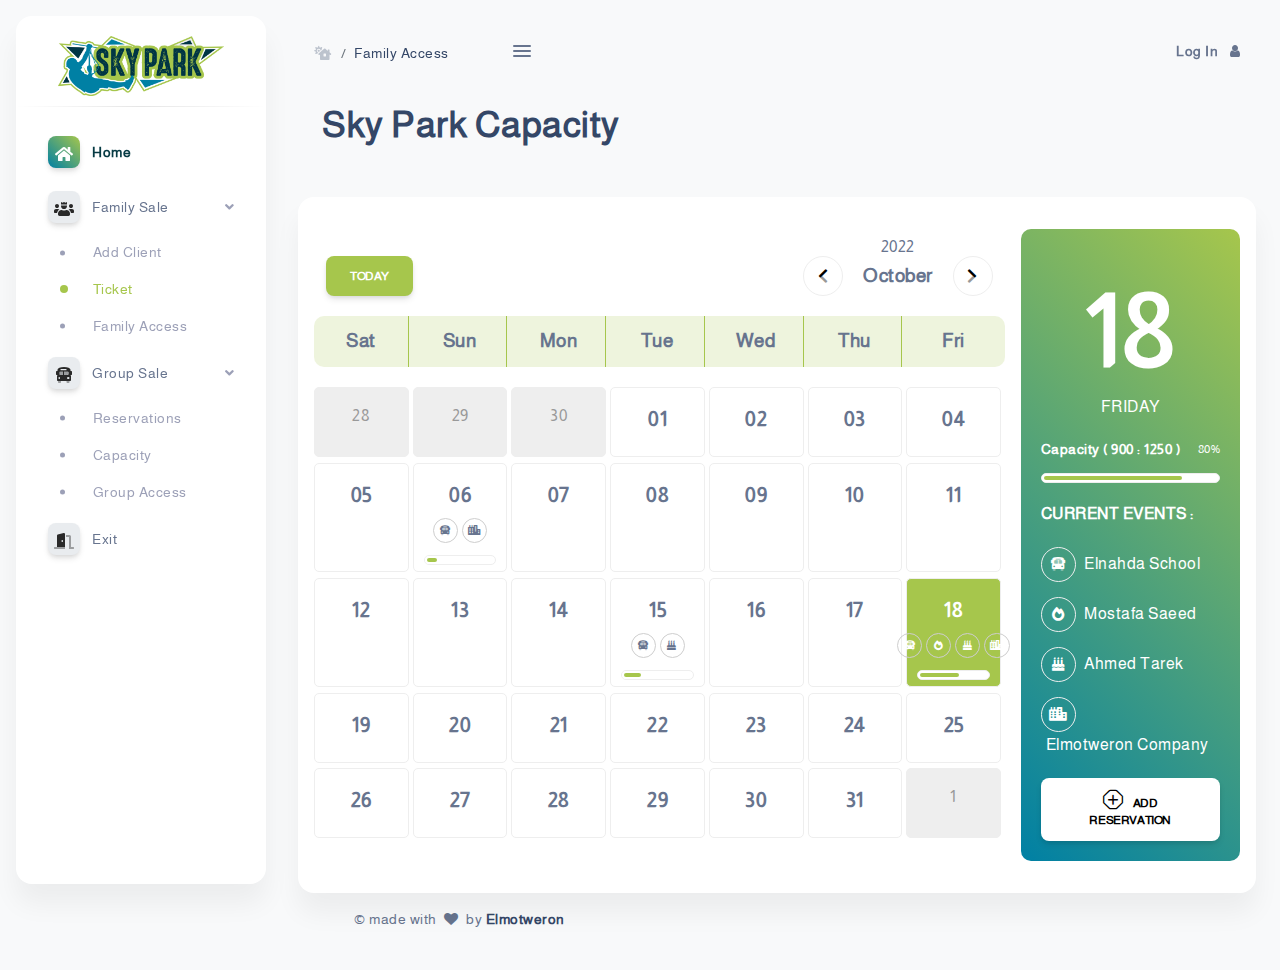
<file: capacity.html>
<!DOCTYPE html>
<html>

<head>
  <meta charset="utf-8" />
  <meta name="viewport" content="width=device-width, initial-scale=1, shrink-to-fit=no">
  <link rel="icon" type="image/png" href="img/favicon.png">
  <title> Sky Park </title>
  <!-- CSS Files -->
  <link id="pagestyle" href="css/app.min.css" rel="stylesheet" />
  <link href="css/font.awesome.css" rel="stylesheet" />
  <!-- data table -->
  <link href="css/datatables.min.css" rel="stylesheet" />

  <link href="css/style.css" rel="stylesheet" />
</head>

<body class="g-sidenav-show  bg-gray-100">
  <!-- ================================ Side Nav ============== -->
  <aside id="sidenav-main"
    class="sidenav navbar navbar-vertical navbar-expand-xs border-0 border-radius-xl my-3 fixed-start ms-3 bg-white">
    <div class="sidenav-header">
      <i class="fas fa-times p-3 cursor-pointer text-secondary opacity-5 position-absolute end-0 top-0 d-xl-none"
        aria-hidden="true" id="iconSidenav"></i>
  <a class="navbar-brand m-0" href="index.html">
        <img src="img/logo.png" class="navbar-brand-img h-100" alt="main_logo">
        <!-- <span class="ms-1 font-weight-bold">Sky Park</span> -->
      </a>
    </div>
    <hr class="horizontal dark mt-0">
    <div class="collapse navbar-collapse  w-auto h-auto h-100" id="sidenav-collapse-main">
      <ul class="navbar-nav">
        <!-- nav-item  -->
        <li class="nav-item">
          <a href="index.html" class="nav-link active">
            <div
              class="icon icon-shape icon-sm shadow border-radius-md bg-white text-center d-flex align-items-center justify-content-center  me-2">
              <i class="fas fa-home"></i>
            </div>
            <span class="nav-link-text ms-1">Home</span>
          </a>
        </li>
        <!-- nav-item  -->
        <li class="nav-item">
          <a data-bs-toggle="collapse" href="#familySale" class="nav-link " aria-controls="familySale" role="button"
            aria-expanded="false">
            <div
              class="icon icon-shape icon-sm shadow border-radius-md bg-white text-center d-flex align-items-center justify-content-center  me-2">
              <i class="fas fa-users-crown"></i>
            </div>
            <span class="nav-link-text ms-1">Family Sale</span>
          </a>
          <div class="collapse  show " id="familySale">
            <ul class="nav ms-4 ps-3">
              <li class="nav-item ">
                <a class="nav-link " href="add-client.html">
                  <span class="sidenav-mini-icon"> A </span>
                  <span class="sidenav-normal"> Add Client </span>
                </a>
              </li>
              <li class="nav-item active">
                <a class="nav-link " href="ticket.html">
                  <span class="sidenav-mini-icon"> T </span>
                  <span class="sidenav-normal"> Ticket </span>
                </a>
              </li>
              <li class="nav-item ">
                <a class="nav-link " href="family-access.html">
                  <span class="sidenav-mini-icon"> F </span>
                  <span class="sidenav-normal"> Family Access </span>
                </a>
              </li>
            </ul>
          </div>
        </li>
        <!-- nav-item  -->
        <li class="nav-item">
          <a data-bs-toggle="collapse" href="#groupSale" class="nav-link " aria-controls="groupSale" role="button"
            aria-expanded="false">
            <div
              class="icon icon-shape icon-sm shadow border-radius-md bg-white text-center d-flex align-items-center justify-content-center  me-2">
              <i class="fad fa-bus-school"></i>
            </div>
            <span class="nav-link-text ms-1">Group Sale</span>
          </a>
          <div class="collapse show" id="groupSale">
            <ul class="nav ms-4 ps-3">
              
              <li class="nav-item ">
                <a class="nav-link " href="reservations.html">
                  <span class="sidenav-mini-icon"> R </span>
                  <span class="sidenav-normal"> Reservations </span>
                </a>
              </li>
    
              <li class="nav-item ">
                <a class="nav-link " href="capacity.html">
                  <span class="sidenav-mini-icon"> C </span>
                  <span class="sidenav-normal"> Capacity </span>
                </a>
              </li>
            
              <li class="nav-item ">
                <a class="nav-link " href="group-access.html">
                  <span class="sidenav-mini-icon"> G </span>
                  <span class="sidenav-normal"> Group Access </span>
                </a>
              </li>
            </ul>
          </div>
        </li>
        <!-- nav-item  -->
        <li class="nav-item">
          <a href="exit.html" class="nav-link ">
            <div
              class="icon icon-shape icon-sm shadow border-radius-md bg-white text-center d-flex align-items-center justify-content-center  me-2">
              <i class="fad fa-door-open"></i>
            </div>
            <span class="nav-link-text ms-1">Exit</span>
          </a>
        </li>
      </ul>
    </div></aside>
  <!-- ================================ end Side Nav ================== -->
  <main class="main-content position-relative max-height-vh-100 h-100 border-radius-lg ">
    <!-- ================================ NavBar ================== -->
    <nav id="navbarBlur"
      class="navbar navbar-main navbar-expand-lg position-sticky mt-4 top-1 p-2 px-3 mx-4 shadow-none border-radius-xl z-index-sticky"
      data-scroll="true"> <nav aria-label="breadcrumb">
        <ol class="breadcrumb bg-transparent mb-0 pb-0 pt-1 px-0 me-sm-6 me-2">
          <li class="breadcrumb-item text-sm">
            <a class="opacity-3 text-dark" href="index.html">
              <i class="fas fa-house-day"></i>
            </a>
          </li>
          <li class="breadcrumb-item text-sm text-dark active" aria-current="page">family Access</li>
        </ol>
      </nav>
      <div class="sidenav-toggler sidenav-toggler-inner d-xl-block d-none ">
        <a href="#!" class="nav-link text-body p-0">
          <div class="sidenav-toggler-inner">
            <i class="sidenav-toggler-line"></i>
            <i class="sidenav-toggler-line"></i>
            <i class="sidenav-toggler-line"></i>
          </div>
        </a>
      </div>
      <div class="collapse navbar-collapse  me-md-0 me-sm-4" id="navbar">
        <ul class="ms-md-auto navbar-nav  justify-content-end">
          <li class="nav-item d-flex align-items-center">
            <a href="login.html" class="nav-link text-body font-weight-bold px-0">
              <span class="d-inline">Log In</span>
              <i class="fa fa-user ms-2"></i>
            </a>
          </li>
          <li class="nav-item d-xl-none ps-3 d-flex align-items-center">
            <a href="#!" class="nav-link text-body p-0" id="iconNavbarSidenav">
              <div class="sidenav-toggler-inner">
                <i class="sidenav-toggler-line"></i>
                <i class="sidenav-toggler-line"></i>
                <i class="sidenav-toggler-line"></i>
              </div>
            </a>
          </li>
        </ul>
      </div> </nav>
    <!-- ================================ end NavBar ================== -->
    <content class="container-fluid pt-4">
      <!-- ((((((((((((((((((((((((((((((((((((((((((())))))))))))))))))))))))))))))))))))))))))) -->
      <!-- ((((((((((((((((((((((((((((((((((((((((((())))))))))))))))))))))))))))))))))))))))))) -->
      <!-- ((((((((((((((((((((((((((((((((((((((((((())))))))))))))))))))))))))))))))))))))))))) -->
      <!-- ((((((((((((((((((((((((((((((((((((((((((())))))))))))))))))))))))))))))))))))))))))) -->
      <h2 class="MainTiltle mb-5 ms-4"> Sky Park Capacity </h2>

      <div class="card p-2 py-4">
        <div class=" row ">
          <div class="col-lg-9 p-2">
            <div class="calendar">
              <div class="row justify-content-between align-items-end">
                <div class="col text-center text-sm-start">
                  <button class="btn btn-success"> today </button>
                </div>
                <div class="col">
                  <div class="months justify-content-center justify-content-lg-end">
                    <button class=" icon prev"> <i class="fad fa-chevron-left"></i> </button>
                    <p> 2022 <span> october </span> </p>
                    <button class=" icon next"> <i class="fad fa-chevron-right"></i> </button>
                  </div>
                </div>
              </div>
              <div class="calendarHead">
                <div class="day">Sat</div>
                <div class="day">Sun</div>
                <div class="day">Mon</div>
                <div class="day">Tue</div>
                <div class="day">Wed</div>
                <div class="day">Thu</div>
                <div class="day">Fri</div>
              </div>
              <div class="calendarBody">
                <div class="day prevMonth">
                  <span class="num"> 28</span>
                </div>
                <div class="day prevMonth">
                  <span class="num"> 29</span>
                </div>
                <div class="day prevMonth">
                  <span class="num"> 30</span>
                </div>
                <div class="day">
                  <span class="num"> 01</span>
                </div>
                <div class="day">
                  <span class="num"> 02</span>
                </div>
                <div class="day">
                  <span class="num"> 03</span>
                </div>
                <div class="day">
                  <span class="num"> 04</span>
                </div>
                <div class="day">
                  <span class="num"> 05</span>
                </div>
                <div class="day">
                  <span class="num"> 06</span>
                  <div class="events">
                    <div class="event"> <span class="icon"> <i class="fad fa-bus-school"></i> </span></div>
                    <div class="event"> <span class="icon"> <i class="fas fa-city"></i> </span></div>
                  </div>
                  <div class="capacityContainer">
                    <div class="capacityPercentage" style="width: 20%;">
                    </div>
                  </div>
                </div>
                <div class="day">
                  <span class="num"> 07</span>
                </div>
                <div class="day">
                  <span class="num"> 08</span>
                </div>
                <div class="day">
                  <span class="num"> 09</span>
                </div>
                <div class="day">
                  <span class="num"> 10</span>
                </div>
                <div class="day">
                  <span class="num"> 11</span>
                </div>
                <div class="day">
                  <span class="num"> 12</span>
                </div>
                <div class="day">
                  <span class="num"> 13</span>
                </div>
                <div class="day">
                  <span class="num"> 14</span>
                </div>
                <div class="day">
                  <span class="num"> 15</span>
                  <div class="events">
                    <div class="event"> <span class="icon"> <i class="fad fa-bus-school"></i> </span></div>
                    <div class="event"> <span class="icon"> <i class="fas fa-birthday-cake"></i> </span></div>
                  </div>
                  <div class="capacityContainer">
                    <div class="capacityPercentage" style="width: 30%;">
                    </div>
                  </div>
                </div>
                <div class="day">
                  <span class="num"> 16</span>
                </div>
                <div class="day">
                  <span class="num"> 17</span>
                </div>
                <div class="day active">
                  <span class="num"> 18</span>
                  <div class="events">
                    <div class="event"> <span class="icon"> <i class="fad fa-bus-school"></i> </span></div>
                    <div class="event"> <span class="icon"> <i class="fas fa-fire-alt"></i> </span></div>
                    <div class="event"> <span class="icon"> <i class="fas fa-birthday-cake"></i> </span></div>
                    <div class="event"> <span class="icon"> <i class="fas fa-city"></i> </span></div>

                  </div>
                  <div class="capacityContainer">
                    <div class="capacityPercentage" style="width: 60%;">
                    </div>
                  </div>
                </div>
                <div class="day">
                  <span class="num"> 19</span>
                </div>
                <div class="day">
                  <span class="num"> 20</span>
                </div>
                <div class="day">
                  <span class="num"> 21</span>
                </div>
                <div class="day">
                  <span class="num"> 22</span>
                </div>
                <div class="day">
                  <span class="num"> 23</span>
                </div>
                <div class="day">
                  <span class="num"> 24</span>
                </div>
                <div class="day">
                  <span class="num"> 25</span>
                </div>
                <div class="day">
                  <span class="num"> 26</span>
                </div>
                <div class="day">
                  <span class="num"> 27</span>
                </div>
                <div class="day">
                  <span class="num"> 28</span>
                </div>
                <div class="day">
                  <span class="num"> 29</span>
                </div>
                <div class="day">
                  <span class="num"> 30</span>
                </div>
                <div class="day">
                  <span class="num"> 31</span>
                </div>
                <div class="day prevMonth">
                  <span class="num"> 1 </span>
                </div>

              </div>
            </div>
          </div>
          <div class="col-lg-3 p-2">

            <div class="dayDetails bg-gradient-primary">

              <h1 class="dateNum"> 18 </h1>
              <p class="dateName"> Friday </p>

              
                <div class="capacityInfo">
                  <h4>Capacity <span> ( 900 : 1250 ) </span></h4>
                  <div class="capacityValue">80%</div>                
                  <div class="capacityContainer" >
                    <div class="capacityPercentage" style="width: 80%;"></div>
                  </div>
                </div>


              <div class="details">
                <h6 class="title"> current events :</h6>
                <div class="event"> <span class="icon"> <i class="fad fa-bus-school"></i> </span>
                  <p> Elnahda school </p>
                </div>
                <div class="event"> <span class="icon"> <i class="fas fa-fire-alt"></i> </span>
                  <p> mostafa saeed </p>
                </div>
                <div class="event"> <span class="icon"> <i class="fas fa-birthday-cake"></i> </span>
                  <p> ahmed tarek </p>
                </div>
                <div class="event"> <span class="icon"> <i class="fas fa-city"></i> </span>
                <p> Elmotweron Company </p>
                </div>
              </div>
              <a href="add-reservation.html" class="btn btn-white w-100"> <i class="fal fa-plus-octagon fs-5 me-2"></i> Add Reservation             </a>

            </div>



          </div>

        </div>
      </div>

      <!-- ((((((((((((((((((((((((((((((((((((((((((())))))))))))))))))))))))))))))))))))))))))) -->
      <!-- ((((((((((((((((((((((((((((((((((((((((((())))))))))))))))))))))))))))))))))))))))))) -->
      <!-- ((((((((((((((((((((((((((((((((((((((((((())))))))))))))))))))))))))))))))))))))))))) -->
      <!-- ((((((((((((((((((((((((((((((((((((((((((())))))))))))))))))))))))))))))))))))))))))) -->
      <!-- ================================ Footer ================== -->
      <footer id="loadFooter" class="footer pt-3"></footer>
      <!-- ================================ end Footer ================== -->
    </content>
  </main>
  <!-- ================================================== -->
  <!-- ================================================== -->
  <!-- ================================================== -->
  <!-- ================== JS Files ====================== -->
  <!-- ================================================== -->
  <!-- ================================================== -->
  <!-- ================================================== -->
  <script src="js/jquery.min.js"></script>
  <script src="js/popper.min.js"></script>
  <script src="js/bootstrap.min.js"></script>
  <!-- plugins -->
  <script src="js/plugins/perfect-scrollbar.min.js"></script>
  <script src="js/plugins/smooth-scrollbar.min.js"></script>
  <script src="js/plugins/chartjs.min.js"></script>
  <script src="js/plugins/threejs.js"></script>
  <script src="js/plugins/orbit-controls.js"></script>
  <script src="js/plugins/choices.min.js"></script>
    <script src="js/plugins/multistep-form.js"></script>

  <!-- data table -->
  <script src="js/plugins/datatables.min.js"></script>

  <!-- dashboard Js -->
  <script src="js/app.min.js"></script>
  <!-- custom Js -->
  <script src="js/custom.js"></script>

</body>

</html>
</file>
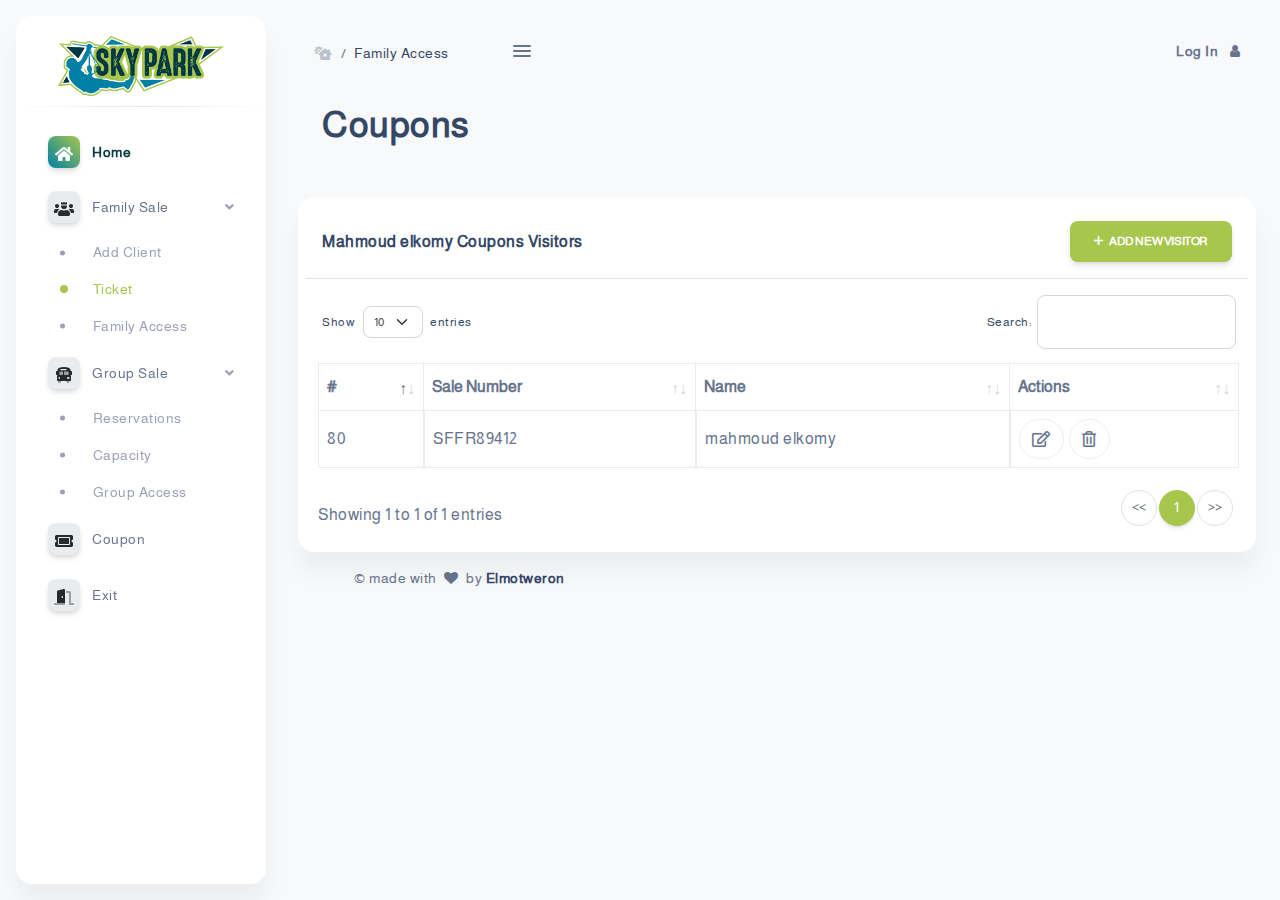
<file: coupon-details.html>
<!DOCTYPE html>
<html>

<head>
  <meta charset="utf-8" />
  <meta name="viewport" content="width=device-width, initial-scale=1, shrink-to-fit=no">
  <link rel="icon" type="image/png" href="img/favicon.png">
  <title> Sky Park </title>
  <!-- CSS Files -->
  <link id="pagestyle" href="css/app.min.css" rel="stylesheet" />
  <link href="css/font.awesome.css" rel="stylesheet" />
  <!-- data table -->
  <link href="css/datatables.min.css" rel="stylesheet" />
  <link href="css/style.css" rel="stylesheet" />
</head>

<body class="g-sidenav-show  bg-gray-100">
  <!-- ================================ Side Nav ============== -->
  <aside id="sidenav-main"
    class="sidenav navbar navbar-vertical navbar-expand-xs border-0 border-radius-xl my-3 fixed-start ms-3 bg-white">
    <div class="sidenav-header">
      <i class="fas fa-times p-3 cursor-pointer text-secondary opacity-5 position-absolute end-0 top-0 d-xl-none"
        aria-hidden="true" id="iconSidenav"></i>
      <a class="navbar-brand m-0" href="#!">
        <img src="img/logo.png" class="navbar-brand-img h-100" alt="main_logo">
        <!-- <span class="ms-1 font-weight-bold">Sky Park</span> -->
      </a>
    </div>
    <hr class="horizontal dark mt-0">
    <div class="collapse navbar-collapse  w-auto h-auto h-100" id="sidenav-collapse-main">
      <ul class="navbar-nav">
        <!-- nav-item  -->
        <li class="nav-item">
          <a href="index.html" class="nav-link active">
            <div
              class="icon icon-shape icon-sm shadow border-radius-md bg-white text-center d-flex align-items-center justify-content-center  me-2">
              <i class="fas fa-home"></i>
            </div>
            <span class="nav-link-text ms-1">Home</span>
          </a>
        </li>
        <!-- nav-item  -->
        <li class="nav-item">
          <a data-bs-toggle="collapse" href="#familySale" class="nav-link " aria-controls="familySale" role="button"
            aria-expanded="false">
            <div
              class="icon icon-shape icon-sm shadow border-radius-md bg-white text-center d-flex align-items-center justify-content-center  me-2">
              <i class="fas fa-users-crown"></i>
            </div>
            <span class="nav-link-text ms-1">Family Sale</span>
          </a>
          <div class="collapse  show " id="familySale">
            <ul class="nav ms-4 ps-3">
              <li class="nav-item ">
                <a class="nav-link " href="add-client.html">
                  <span class="sidenav-mini-icon"> A </span>
                  <span class="sidenav-normal"> Add Client </span>
                </a>
              </li>
              <li class="nav-item active">
                <a class="nav-link " href="ticket.html">
                  <span class="sidenav-mini-icon"> T </span>
                  <span class="sidenav-normal"> Ticket </span>
                </a>
              </li>
              <li class="nav-item ">
                <a class="nav-link " href="family-access.html">
                  <span class="sidenav-mini-icon"> F </span>
                  <span class="sidenav-normal"> Family Access </span>
                </a>
              </li>
            </ul>
          </div>
        </li>
        <!-- nav-item  -->
        <li class="nav-item">
          <a data-bs-toggle="collapse" href="#groupSale" class="nav-link " aria-controls="groupSale" role="button"
            aria-expanded="false">
            <div
              class="icon icon-shape icon-sm shadow border-radius-md bg-white text-center d-flex align-items-center justify-content-center  me-2">
              <i class="fad fa-bus-school"></i>
            </div>
            <span class="nav-link-text ms-1">Group Sale</span>
          </a>
          <div class="collapse show" id="groupSale">
            <ul class="nav ms-4 ps-3">
              <li class="nav-item ">
                <a class="nav-link " href="reservations.html">
                  <span class="sidenav-mini-icon"> R </span>
                  <span class="sidenav-normal"> Reservations </span>
                </a>
              </li>
              <li class="nav-item ">
                <a class="nav-link " href="capacity.html">
                  <span class="sidenav-mini-icon"> C </span>
                  <span class="sidenav-normal"> Capacity </span>
                </a>
              </li>
              <li class="nav-item ">
                <a class="nav-link " href="group-access.html">
                  <span class="sidenav-mini-icon"> G </span>
                  <span class="sidenav-normal"> Group Access </span>
                </a>
              </li>
            </ul>
          </div>
        </li>
        <!-- nav-item  -->
        <li class="nav-item">
          <a href="coupon.html" class="nav-link ">
            <div
              class="icon icon-shape icon-sm shadow border-radius-md bg-white text-center d-flex align-items-center justify-content-center  me-2">
              <i class="fas fa-ticket-alt"></i>
            </div>
            <span class="nav-link-text ms-1">Coupon</span>
          </a>
        </li>
        <!-- nav-item  -->
        <li class="nav-item">
          <a href="exit.html" class="nav-link ">
            <div
              class="icon icon-shape icon-sm shadow border-radius-md bg-white text-center d-flex align-items-center justify-content-center  me-2">
              <i class="fad fa-door-open"></i>
            </div>
            <span class="nav-link-text ms-1">Exit</span>
          </a>
        </li>
      </ul>
    </div>
  </aside>
  <!-- ================================ end Side Nav ================== -->
  <main class="main-content position-relative max-height-vh-100 h-100 border-radius-lg ">
    <!-- ================================ NavBar ================== -->
    <nav id="navbarBlur"
      class="navbar navbar-main navbar-expand-lg position-sticky mt-4 top-1 p-2 px-3 mx-4 shadow-none border-radius-xl z-index-sticky"
      data-scroll="true">
      <nav aria-label="breadcrumb">
        <ol class="breadcrumb bg-transparent mb-0 pb-0 pt-1 px-0 me-sm-6 me-2">
          <li class="breadcrumb-item text-sm">
            <a class="opacity-3 text-dark" href="index.html">
              <i class="fas fa-house-day"></i>
            </a>
          </li>
          <li class="breadcrumb-item text-sm text-dark active" aria-current="page">family Access</li>
        </ol>
      </nav>
      <div class="sidenav-toggler sidenav-toggler-inner d-xl-block d-none ">
        <a href="#!" class="nav-link text-body p-0">
          <div class="sidenav-toggler-inner">
            <i class="sidenav-toggler-line"></i>
            <i class="sidenav-toggler-line"></i>
            <i class="sidenav-toggler-line"></i>
          </div>
        </a>
      </div>
      <div class="collapse navbar-collapse  me-md-0 me-sm-4" id="navbar">
        <ul class="ms-md-auto navbar-nav  justify-content-end">
          <li class="nav-item d-flex align-items-center">
            <a href="login.html" class="nav-link text-body font-weight-bold px-0">
              <span class="d-inline">Log In</span>
              <i class="fa fa-user ms-2"></i>
            </a>
          </li>
          <li class="nav-item d-xl-none ps-3 d-flex align-items-center">
            <a href="#!" class="nav-link text-body p-0" id="iconNavbarSidenav">
              <div class="sidenav-toggler-inner">
                <i class="sidenav-toggler-line"></i>
                <i class="sidenav-toggler-line"></i>
                <i class="sidenav-toggler-line"></i>
              </div>
            </a>
          </li>
        </ul>
      </div>
    </nav>
    <!-- ================================ end NavBar ================== -->
    <content class="container-fluid pt-4">
      <!-- ((((((((((((((((((((((((((((((((((((((((((())))))))))))))))))))))))))))))))))))))))))) -->
      <!-- ((((((((((((((((((((((((((((((((((((((((((())))))))))))))))))))))))))))))))))))))))))) -->
      <!-- ((((((((((((((((((((((((((((((((((((((((((())))))))))))))))))))))))))))))))))))))))))) -->
      <!-- ((((((((((((((((((((((((((((((((((((((((((())))))))))))))))))))))))))))))))))))))))))) -->
      <h2 class="MainTiltle mb-5 ms-4"> Coupons </h2>
      <form class="card p-2 py-4 mt-3 ">

        <div class="d-flex justify-content-between align-items-center flex-wrap px-3 pb-3 border-bottom mb-3">
          <h6> Mahmoud elkomy Coupons Visitors </h6>
          <button type="button" class="btn btn-success" data-bs-toggle="modal" data-bs-target="#addCoupon">
            <i class="far fa-plus me-1"></i> Add New Visitor
          </button>
        </div>
        <!-- table -->
        <table class=" customDataTable table table-bordered nowrap">
          <thead>
            <tr>
              <th>#</th>
              <th>Sale Number</th>
              <th> Name </th>
              <th>Actions</th>
            </tr>
          </thead>
          <tbody>
            <tr>
              <td>80</td>
              <td>SFFR89412</td>
              <td>mahmoud elkomy</td>
              <td>
                <span class="controlIcons">
                  <span class="icon" data-bs-toggle="modal" data-bs-target="#addCoupon"> <i class="far fa-edit"></i>
                  </span>
                  <span class="icon"> <i class="far fa-trash-alt"></i> </span>
                </span>
              </td>
            </tr>
          
          </tbody>
        </table>

      </form>

      <div class="modal fade" id="addCoupon" tabindex="-1" role="dialog" aria-labelledby="addCoupon" aria-hidden="true"
        data-bs-backdrop="static">
        <div class="modal-dialog modal-danger modal-dialog-centered" role="document">
          <div class="modal-content">
            <div class="modal-header">
              <h6 class="modal-title" id="modal-title-print">Add Coupon</h6>
              <button type="button" class="btn-close" data-bs-dismiss="modal" aria-label="Close">
                <i class="fal fa-times text-dark fs-4"></i>
              </button>
            </div>
            <form action="#!">
              <div class="modal-body">

                <div class="row">
                  <div class="col-12 p-2">
                    <label class="form-label"> <i class="fas fa-user me-1"></i> Name </label>
                    <div class="input-group">
                      <input class="form-control" type="text" placeholder="Type here...">
                    </div>
                  </div>
                </div>
              </div>
              <div class="modal-footer">
                <button type="button" class="btn btn-dark ml-auto me-2" data-bs-dismiss="modal"> Close </button>
                <button type="submit" class="btn btn-success"> add </button>
              </div>
            </form>
          </div>
        </div>
      </div>

      <!-- ((((((((((((((((((((((((((((((((((((((((((())))))))))))))))))))))))))))))))))))))))))) -->
      <!-- ((((((((((((((((((((((((((((((((((((((((((())))))))))))))))))))))))))))))))))))))))))) -->
      <!-- ((((((((((((((((((((((((((((((((((((((((((())))))))))))))))))))))))))))))))))))))))))) -->
      <!-- ((((((((((((((((((((((((((((((((((((((((((())))))))))))))))))))))))))))))))))))))))))) -->
      <!-- ================================ Footer ================== -->
      <footer id="loadFooter" class="footer pt-3"></footer>
      <!-- ================================ end Footer ================== -->
    </content>
  </main>
  <!-- ================================================== -->
  <!-- ================================================== -->
  <!-- ================================================== -->
  <!-- ================== JS Files ====================== -->
  <!-- ================================================== -->
  <!-- ================================================== -->
  <!-- ================================================== -->
  <script src="js/jquery.min.js"></script>
  <script src="js/popper.min.js"></script>
  <script src="js/bootstrap.min.js"></script>
  <!-- plugins -->
  <script src="js/plugins/perfect-scrollbar.min.js"></script>
  <script src="js/plugins/smooth-scrollbar.min.js"></script>
  <script src="js/plugins/chartjs.min.js"></script>
  <script src="js/plugins/threejs.js"></script>
  <script src="js/plugins/orbit-controls.js"></script>
  <script src="js/plugins/choices.min.js"></script>
  <script src="js/plugins/multistep-form.js"></script>
  <!-- data table -->
  <script src="js/plugins/datatables.min.js"></script>
  <!-- dashboard Js -->
  <script src="js/app.min.js"></script>
  <!-- custom Js -->
  <script src="js/custom.js"></script>
  <script>
    $(document).ready(function () {
      var table = $('.customDataTable').DataTable({
        responsive: true,
        // "ordering": true,
        // columnDefs: [{
        //   'targets': [4, 5],
        //   'orderable': false
        // }, ]
      });
      new $.fn.dataTable.FixedHeader(table);
    });
  </script>
</body>

</html>
</file>
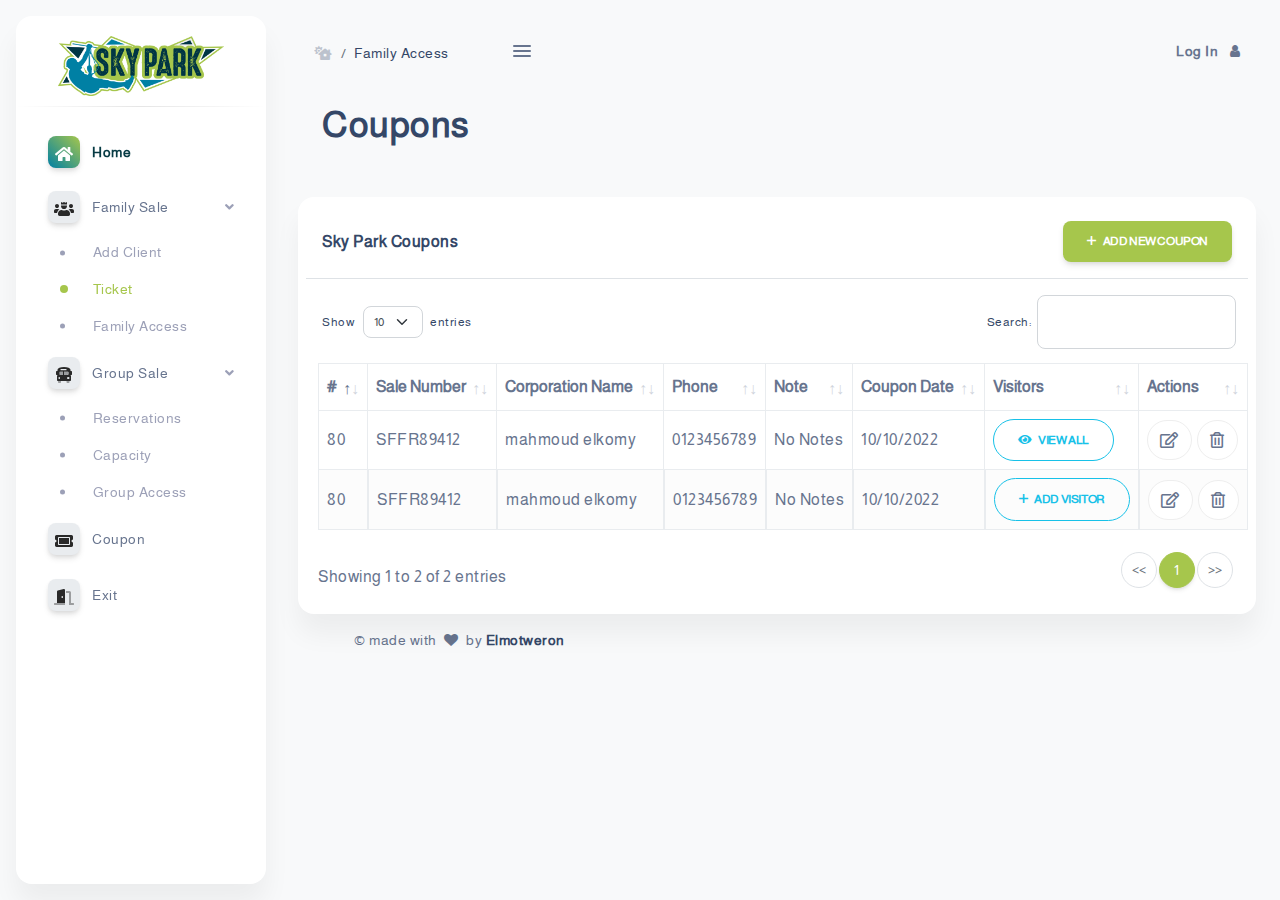
<file: coupon.html>
<!DOCTYPE html>
<html>

<head>
  <meta charset="utf-8" />
  <meta name="viewport" content="width=device-width, initial-scale=1, shrink-to-fit=no">
  <link rel="icon" type="image/png" href="img/favicon.png">
  <title> Sky Park </title>
  <!-- CSS Files -->
  <link id="pagestyle" href="css/app.min.css" rel="stylesheet" />
  <link href="css/font.awesome.css" rel="stylesheet" />
  <!-- data table -->
  <link href="css/datatables.min.css" rel="stylesheet" />
  <link href="css/style.css" rel="stylesheet" />
</head>

<body class="g-sidenav-show  bg-gray-100">
  <!-- ================================ Side Nav ============== -->
  <aside id="sidenav-main"
    class="sidenav navbar navbar-vertical navbar-expand-xs border-0 border-radius-xl my-3 fixed-start ms-3 bg-white">
    <div class="sidenav-header">
      <i class="fas fa-times p-3 cursor-pointer text-secondary opacity-5 position-absolute end-0 top-0 d-xl-none"
        aria-hidden="true" id="iconSidenav"></i>
      <a class="navbar-brand m-0" href="#!">
        <img src="img/logo.png" class="navbar-brand-img h-100" alt="main_logo">
        <!-- <span class="ms-1 font-weight-bold">Sky Park</span> -->
      </a>
    </div>
    <hr class="horizontal dark mt-0">
    <div class="collapse navbar-collapse  w-auto h-auto h-100" id="sidenav-collapse-main">
      <ul class="navbar-nav">
        <!-- nav-item  -->
        <li class="nav-item">
          <a href="index.html" class="nav-link active">
            <div
              class="icon icon-shape icon-sm shadow border-radius-md bg-white text-center d-flex align-items-center justify-content-center  me-2">
              <i class="fas fa-home"></i>
            </div>
            <span class="nav-link-text ms-1">Home</span>
          </a>
        </li>
        <!-- nav-item  -->
        <li class="nav-item">
          <a data-bs-toggle="collapse" href="#familySale" class="nav-link " aria-controls="familySale" role="button"
            aria-expanded="false">
            <div
              class="icon icon-shape icon-sm shadow border-radius-md bg-white text-center d-flex align-items-center justify-content-center  me-2">
              <i class="fas fa-users-crown"></i>
            </div>
            <span class="nav-link-text ms-1">Family Sale</span>
          </a>
          <div class="collapse  show " id="familySale">
            <ul class="nav ms-4 ps-3">
              <li class="nav-item ">
                <a class="nav-link " href="add-client.html">
                  <span class="sidenav-mini-icon"> A </span>
                  <span class="sidenav-normal"> Add Client </span>
                </a>
              </li>
              <li class="nav-item active">
                <a class="nav-link " href="ticket.html">
                  <span class="sidenav-mini-icon"> T </span>
                  <span class="sidenav-normal"> Ticket </span>
                </a>
              </li>
              <li class="nav-item ">
                <a class="nav-link " href="family-access.html">
                  <span class="sidenav-mini-icon"> F </span>
                  <span class="sidenav-normal"> Family Access </span>
                </a>
              </li>
            </ul>
          </div>
        </li>
        <!-- nav-item  -->
        <li class="nav-item">
          <a data-bs-toggle="collapse" href="#groupSale" class="nav-link " aria-controls="groupSale" role="button"
            aria-expanded="false">
            <div
              class="icon icon-shape icon-sm shadow border-radius-md bg-white text-center d-flex align-items-center justify-content-center  me-2">
              <i class="fad fa-bus-school"></i>
            </div>
            <span class="nav-link-text ms-1">Group Sale</span>
          </a>
          <div class="collapse show" id="groupSale">
            <ul class="nav ms-4 ps-3">
              <li class="nav-item ">
                <a class="nav-link " href="reservations.html">
                  <span class="sidenav-mini-icon"> R </span>
                  <span class="sidenav-normal"> Reservations </span>
                </a>
              </li>
              <li class="nav-item ">
                <a class="nav-link " href="capacity.html">
                  <span class="sidenav-mini-icon"> C </span>
                  <span class="sidenav-normal"> Capacity </span>
                </a>
              </li>
              <li class="nav-item ">
                <a class="nav-link " href="group-access.html">
                  <span class="sidenav-mini-icon"> G </span>
                  <span class="sidenav-normal"> Group Access </span>
                </a>
              </li>
            </ul>
          </div>
        </li>
        <!-- nav-item  -->
        <li class="nav-item">
          <a href="coupon.html" class="nav-link ">
            <div
              class="icon icon-shape icon-sm shadow border-radius-md bg-white text-center d-flex align-items-center justify-content-center  me-2">
              <i class="fas fa-ticket-alt"></i>
            </div>
            <span class="nav-link-text ms-1">Coupon</span>
          </a>
        </li>
        <!-- nav-item  -->
        <li class="nav-item">
          <a href="exit.html" class="nav-link ">
            <div
              class="icon icon-shape icon-sm shadow border-radius-md bg-white text-center d-flex align-items-center justify-content-center  me-2">
              <i class="fad fa-door-open"></i>
            </div>
            <span class="nav-link-text ms-1">Exit</span>
          </a>
        </li>
      </ul>
    </div>
  </aside>
  <!-- ================================ end Side Nav ================== -->
  <main class="main-content position-relative max-height-vh-100 h-100 border-radius-lg ">
    <!-- ================================ NavBar ================== -->
    <nav id="navbarBlur"
      class="navbar navbar-main navbar-expand-lg position-sticky mt-4 top-1 p-2 px-3 mx-4 shadow-none border-radius-xl z-index-sticky"
      data-scroll="true">
      <nav aria-label="breadcrumb">
        <ol class="breadcrumb bg-transparent mb-0 pb-0 pt-1 px-0 me-sm-6 me-2">
          <li class="breadcrumb-item text-sm">
            <a class="opacity-3 text-dark" href="index.html">
              <i class="fas fa-house-day"></i>
            </a>
          </li>
          <li class="breadcrumb-item text-sm text-dark active" aria-current="page">family Access</li>
        </ol>
      </nav>
      <div class="sidenav-toggler sidenav-toggler-inner d-xl-block d-none ">
        <a href="#!" class="nav-link text-body p-0">
          <div class="sidenav-toggler-inner">
            <i class="sidenav-toggler-line"></i>
            <i class="sidenav-toggler-line"></i>
            <i class="sidenav-toggler-line"></i>
          </div>
        </a>
      </div>
      <div class="collapse navbar-collapse  me-md-0 me-sm-4" id="navbar">
        <ul class="ms-md-auto navbar-nav  justify-content-end">
          <li class="nav-item d-flex align-items-center">
            <a href="login.html" class="nav-link text-body font-weight-bold px-0">
              <span class="d-inline">Log In</span>
              <i class="fa fa-user ms-2"></i>
            </a>
          </li>
          <li class="nav-item d-xl-none ps-3 d-flex align-items-center">
            <a href="#!" class="nav-link text-body p-0" id="iconNavbarSidenav">
              <div class="sidenav-toggler-inner">
                <i class="sidenav-toggler-line"></i>
                <i class="sidenav-toggler-line"></i>
                <i class="sidenav-toggler-line"></i>
              </div>
            </a>
          </li>
        </ul>
      </div>
    </nav>
    <!-- ================================ end NavBar ================== -->
    <content class="container-fluid pt-4">
      <!-- ((((((((((((((((((((((((((((((((((((((((((())))))))))))))))))))))))))))))))))))))))))) -->
      <!-- ((((((((((((((((((((((((((((((((((((((((((())))))))))))))))))))))))))))))))))))))))))) -->
      <!-- ((((((((((((((((((((((((((((((((((((((((((())))))))))))))))))))))))))))))))))))))))))) -->
      <!-- ((((((((((((((((((((((((((((((((((((((((((())))))))))))))))))))))))))))))))))))))))))) -->
      <h2 class="MainTiltle mb-5 ms-4"> Coupons </h2>
      <form class="card p-2 py-4 mt-3 ">

        <div class="d-flex justify-content-between align-items-center flex-wrap px-3 pb-3 border-bottom mb-3">
          <h6> Sky Park Coupons </h6>
          <button type="button" class="btn btn-success" data-bs-toggle="modal" data-bs-target="#addCoupon">
            <i class="far fa-plus me-1"></i> Add New Coupon
          </button>
        </div>
        <!-- table -->
        <table class=" customDataTable table table-bordered nowrap">
          <thead>
            <tr>
              <th>#</th>
              <th>Sale Number</th>
              <th>Corporation Name </th>
              <th>Phone</th>
              <th>Note</th>
              <th>Coupon Date</th>
              <th>Visitors</th>
              <th>Actions</th>
            </tr>
          </thead>
          <tbody>
            <tr>
              <td>80</td>
              <td>SFFR89412</td>
              <td>mahmoud elkomy</td>
              <td>0123456789</td>
              <td>No Notes</td>
              <td> 10/10/2022 </td>
              <td> <a href="coupon-details.html" class="btn btn-rounded shadow-none btn-outline-info "> <i
                    class="fas fa-eye me-1"></i> View All </a> </td>
              <td>
                <span class="controlIcons">
                  <span class="icon" data-bs-toggle="modal" data-bs-target="#addCoupon"> <i class="far fa-edit"></i>
                  </span>
                  <span class="icon"> <i class="far fa-trash-alt"></i> </span>
                </span>
              </td>
            </tr>
            <tr>
              <td>80</td>
              <td>SFFR89412</td>
              <td>mahmoud elkomy</td>
              <td>0123456789</td>
              <td>No Notes</td>
              <td> 10/10/2022 </td>
              <td> <a href="coupon-details.html" class="btn btn-rounded shadow-none btn-outline-info "> <i
                    class="far fa-plus me-1"></i> add visitor </a> </td>
              <td>
                <span class="controlIcons">
                  <span class="icon" data-bs-toggle="modal" data-bs-target="#addCoupon"> <i data-bs-toggle="modal"
                      data-bs-target="#addCoupon" class="far fa-edit"></i> </span>
                  <span class="icon"> <i class="far fa-trash-alt"></i> </span>
                </span>
              </td>
            </tr>
          </tbody>
        </table>

      </form>

      <div class="modal fade" id="addCoupon" tabindex="-1" role="dialog" aria-labelledby="addCoupon" aria-hidden="true"
        data-bs-backdrop="static">
        <div class="modal-dialog modal-danger modal-dialog-centered modal-lg" role="document">
          <div class="modal-content">
            <div class="modal-header">
              <h6 class="modal-title" id="modal-title-print">Add Coupon</h6>
              <button type="button" class="btn-close" data-bs-dismiss="modal" aria-label="Close">
                <i class="fal fa-times text-dark fs-4"></i>
              </button>
            </div>
            <form action="#!">
              <div class="modal-body">
                <div class="row">
                  <div class="col-sm-4 p-2">
                    <label class="form-label"> <i class="fas fa-building me-1"></i> Corporation Name </label>
                    <div class="input-group">
                      <input class="form-control" type="text" placeholder="Type here...">
                    </div>
                  </div>
                  <div class="col-sm-4 p-2">
                    <label class="form-label"> <i class="fas fa-phone-alt me-1"></i> Phone Number </label>
                    <div class="input-group">
                      <input class="form-control" type="number" placeholder="Phone">
                    </div>
                  </div>
                  <div class="col-sm-4 p-2">
                    <label class="form-label"> <i class="fas fa-envelope me-1"></i> Email</label>
                    <div class="input-group">
                      <input class="form-control" type="email" placeholder="Email">
                    </div>
                  </div>
                  <div class="col-sm-6 p-2">
                    <label class="form-label"> <i class="fas fa-money-bill-wave me-1"></i> Paid Amount </label>
                    <div class="input-group">
                      <input class="form-control" type="number" placeholder="Amount">
                    </div>
                  </div>
                  <div class="col-sm-6 p-2">
                    <label class="form-label"> <i class="fas fa-users me-1"></i> Visitors Count </label>
                    <div class="input-group">
                      <input class="form-control" type="number" placeholder="Count">
                    </div>
                  </div>
                  <div class="col-sm-6 p-2">
                    <label class="form-label"> <i class="fas fa-calendar-alt me-1"></i> Coupon Start Date </label>
                    <div class="input-group">
                      <input class="form-control" type="date">
                    </div>
                  </div>
                  <div class="col-sm-6 p-2">
                    <label class="form-label"> <i class="fas fa-calendar-alt me-1"></i> Coupon End Date </label>
                    <div class="input-group">
                      <input class="form-control" type="date">
                    </div>
                  </div>
                  <div class="col-12 p-2">
                    <label class="form-label"><i class="fas fa-feather-alt me-1"></i> Note</label>
                    <textarea name="" id="" class="form-control" rows="5" placeholder="Add Note..."></textarea>
                  </div>
                </div>
              </div>
              <div class="modal-footer">
                <button type="button" class="btn btn-dark ml-auto me-2" data-bs-dismiss="modal"> Close </button>
                <button type="submit" class="btn btn-success"> Create </button>
              </div>
            </form>
          </div>
        </div>
      </div>

      <!-- ((((((((((((((((((((((((((((((((((((((((((())))))))))))))))))))))))))))))))))))))))))) -->
      <!-- ((((((((((((((((((((((((((((((((((((((((((())))))))))))))))))))))))))))))))))))))))))) -->
      <!-- ((((((((((((((((((((((((((((((((((((((((((())))))))))))))))))))))))))))))))))))))))))) -->
      <!-- ((((((((((((((((((((((((((((((((((((((((((())))))))))))))))))))))))))))))))))))))))))) -->
      <!-- ================================ Footer ================== -->
      <footer id="loadFooter" class="footer pt-3"></footer>
      <!-- ================================ end Footer ================== -->
    </content>
  </main>
  <!-- ================================================== -->
  <!-- ================================================== -->
  <!-- ================================================== -->
  <!-- ================== JS Files ====================== -->
  <!-- ================================================== -->
  <!-- ================================================== -->
  <!-- ================================================== -->
  <script src="js/jquery.min.js"></script>
  <script src="js/popper.min.js"></script>
  <script src="js/bootstrap.min.js"></script>
  <!-- plugins -->
  <script src="js/plugins/perfect-scrollbar.min.js"></script>
  <script src="js/plugins/smooth-scrollbar.min.js"></script>
  <script src="js/plugins/chartjs.min.js"></script>
  <script src="js/plugins/threejs.js"></script>
  <script src="js/plugins/orbit-controls.js"></script>
  <script src="js/plugins/choices.min.js"></script>
  <script src="js/plugins/multistep-form.js"></script>
  <!-- data table -->
  <script src="js/plugins/datatables.min.js"></script>
  <!-- dashboard Js -->
  <script src="js/app.min.js"></script>
  <!-- custom Js -->
  <script src="js/custom.js"></script>
  <script>
    $(document).ready(function () {
      var table = $('.customDataTable').DataTable({
        responsive: true,
        // "ordering": true,
        // columnDefs: [{
        //   'targets': [4, 5],
        //   'orderable': false
        // }, ]
      });
      new $.fn.dataTable.FixedHeader(table);
    });
  </script>
</body>

</html>
</file>
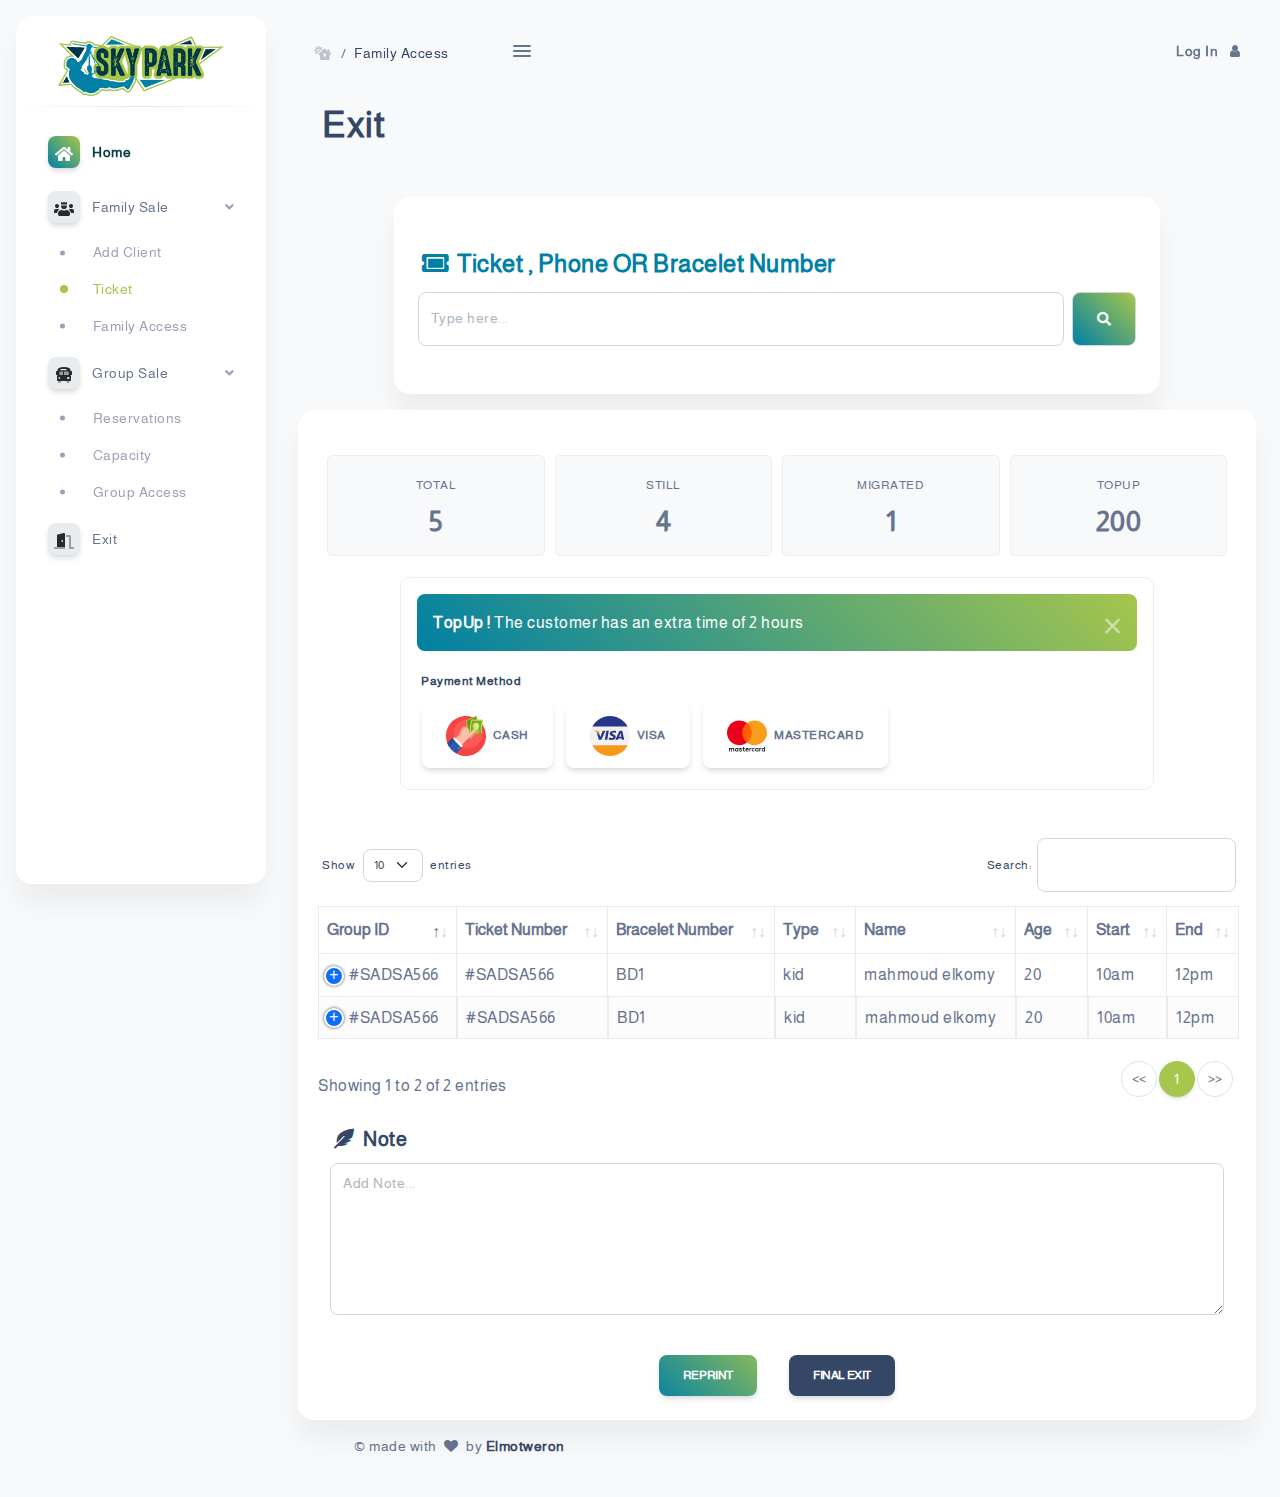
<file: exit.html>
<!DOCTYPE html>
<html>

<head>
  <meta charset="utf-8" />
  <meta name="viewport" content="width=device-width, initial-scale=1, shrink-to-fit=no">
  <link rel="icon" type="image/png" href="img/favicon.png">
  <title> Sky Park </title>
  <!-- CSS Files -->
  <link id="pagestyle" href="css/app.min.css" rel="stylesheet" />
  <link href="css/font.awesome.css" rel="stylesheet" />
  <!-- data table -->
  <link href="css/datatables.min.css" rel="stylesheet" />

  <link href="css/style.css" rel="stylesheet" />
</head>

<body class="g-sidenav-show  bg-gray-100">
  <!-- ================================ Side Nav ============== -->
  <aside id="sidenav-main"
    class="sidenav navbar navbar-vertical navbar-expand-xs border-0 border-radius-xl my-3 fixed-start ms-3 bg-white">
    <div class="sidenav-header">
      <i class="fas fa-times p-3 cursor-pointer text-secondary opacity-5 position-absolute end-0 top-0 d-xl-none"
        aria-hidden="true" id="iconSidenav"></i>
      <a class="navbar-brand m-0" href="index.html">
        <img src="img/logo.png" class="navbar-brand-img h-100" alt="main_logo">
        <!-- <span class="ms-1 font-weight-bold">Sky Park</span> -->
      </a>
    </div>
    <hr class="horizontal dark mt-0">
    <div class="collapse navbar-collapse  w-auto h-auto h-100" id="sidenav-collapse-main">
      <ul class="navbar-nav">
        <!-- nav-item  -->
        <li class="nav-item">
          <a href="index.html" class="nav-link active">
            <div
              class="icon icon-shape icon-sm shadow border-radius-md bg-white text-center d-flex align-items-center justify-content-center  me-2">
              <i class="fas fa-home"></i>
            </div>
            <span class="nav-link-text ms-1">Home</span>
          </a>
        </li>
        <!-- nav-item  -->
        <li class="nav-item">
          <a data-bs-toggle="collapse" href="#familySale" class="nav-link " aria-controls="familySale" role="button"
            aria-expanded="false">
            <div
              class="icon icon-shape icon-sm shadow border-radius-md bg-white text-center d-flex align-items-center justify-content-center  me-2">
              <i class="fas fa-users-crown"></i>
            </div>
            <span class="nav-link-text ms-1">Family Sale</span>
          </a>
          <div class="collapse  show " id="familySale">
            <ul class="nav ms-4 ps-3">
              <li class="nav-item ">
                <a class="nav-link " href="add-client.html">
                  <span class="sidenav-mini-icon"> A </span>
                  <span class="sidenav-normal"> Add Client </span>
                </a>
              </li>
              <li class="nav-item active">
                <a class="nav-link " href="ticket.html">
                  <span class="sidenav-mini-icon"> T </span>
                  <span class="sidenav-normal"> Ticket </span>
                </a>
              </li>
              <li class="nav-item ">
                <a class="nav-link " href="family-access.html">
                  <span class="sidenav-mini-icon"> F </span>
                  <span class="sidenav-normal"> Family Access </span>
                </a>
              </li>
            </ul>
          </div>
        </li>
        <!-- nav-item  -->
        <li class="nav-item">
          <a data-bs-toggle="collapse" href="#groupSale" class="nav-link " aria-controls="groupSale" role="button"
            aria-expanded="false">
            <div
              class="icon icon-shape icon-sm shadow border-radius-md bg-white text-center d-flex align-items-center justify-content-center  me-2">
              <i class="fad fa-bus-school"></i>
            </div>
            <span class="nav-link-text ms-1">Group Sale</span>
          </a>
          <div class="collapse show" id="groupSale">
            <ul class="nav ms-4 ps-3">

              <li class="nav-item ">
                <a class="nav-link " href="reservations.html">
                  <span class="sidenav-mini-icon"> R </span>
                  <span class="sidenav-normal"> Reservations </span>
                </a>
              </li>

              <li class="nav-item ">
                <a class="nav-link " href="capacity.html">
                  <span class="sidenav-mini-icon"> C </span>
                  <span class="sidenav-normal"> Capacity </span>
                </a>
              </li>

              <li class="nav-item ">
                <a class="nav-link " href="group-access.html">
                  <span class="sidenav-mini-icon"> G </span>
                  <span class="sidenav-normal"> Group Access </span>
                </a>
              </li>
            </ul>
          </div>
        </li>
        <!-- nav-item  -->
        <li class="nav-item">
          <a href="exit.html" class="nav-link ">
            <div
              class="icon icon-shape icon-sm shadow border-radius-md bg-white text-center d-flex align-items-center justify-content-center  me-2">
              <i class="fad fa-door-open"></i>
            </div>
            <span class="nav-link-text ms-1">Exit</span>
          </a>
        </li>
      </ul>
    </div>
  </aside>
  <!-- ================================ end Side Nav ================== -->
  <main class="main-content position-relative max-height-vh-100 h-100 border-radius-lg ">
    <!-- ================================ NavBar ================== -->
    <nav id="navbarBlur"
      class="navbar navbar-main navbar-expand-lg position-sticky mt-4 top-1 p-2 px-3 mx-4 shadow-none border-radius-xl z-index-sticky"
      data-scroll="true">
      <nav aria-label="breadcrumb">
        <ol class="breadcrumb bg-transparent mb-0 pb-0 pt-1 px-0 me-sm-6 me-2">
          <li class="breadcrumb-item text-sm">
            <a class="opacity-3 text-dark" href="index.html">
              <i class="fas fa-house-day"></i>
            </a>
          </li>
          <li class="breadcrumb-item text-sm text-dark active" aria-current="page">family Access</li>
        </ol>
      </nav>
      <div class="sidenav-toggler sidenav-toggler-inner d-xl-block d-none ">
        <a href="#!" class="nav-link text-body p-0">
          <div class="sidenav-toggler-inner">
            <i class="sidenav-toggler-line"></i>
            <i class="sidenav-toggler-line"></i>
            <i class="sidenav-toggler-line"></i>
          </div>
        </a>
      </div>
      <div class="collapse navbar-collapse  me-md-0 me-sm-4" id="navbar">
        <ul class="ms-md-auto navbar-nav  justify-content-end">
          <li class="nav-item d-flex align-items-center">
            <a href="login.html" class="nav-link text-body font-weight-bold px-0">
              <span class="d-inline">Log In</span>
              <i class="fa fa-user ms-2"></i>
            </a>
          </li>
          <li class="nav-item d-xl-none ps-3 d-flex align-items-center">
            <a href="#!" class="nav-link text-body p-0" id="iconNavbarSidenav">
              <div class="sidenav-toggler-inner">
                <i class="sidenav-toggler-line"></i>
                <i class="sidenav-toggler-line"></i>
                <i class="sidenav-toggler-line"></i>
              </div>
            </a>
          </li>
        </ul>
      </div>
    </nav>
    <!-- ================================ end NavBar ================== -->
    <content class="container-fluid pt-4">
      <!-- ((((((((((((((((((((((((((((((((((((((((((())))))))))))))))))))))))))))))))))))))))))) -->
      <!-- ((((((((((((((((((((((((((((((((((((((((((())))))))))))))))))))))))))))))))))))))))))) -->
      <!-- ((((((((((((((((((((((((((((((((((((((((((())))))))))))))))))))))))))))))))))))))))))) -->
      <!-- ((((((((((((((((((((((((((((((((((((((((((())))))))))))))))))))))))))))))))))))))))))) -->
      <h2 class="MainTiltle mb-5 ms-4"> Exit </h2>
      <form class="card py-4 w-100 w-sm-80 m-auto ">
        <div class="card-body ">
          <label class="form-label fs-4"> <i class="fas fa-ticket-alt me-2"></i>Ticket , phone OR bracelet number </label>
          <div class="d-flex">
            <input type="text" class="form-control" placeholder="Type here...">
            <button type="submit" class="input-group-text ms-2 bg-gradient-primary px-4 text-body"><i
                class="fas fa-search text-white"></i></button>
          </div>
        </div>
      </form>

      <form class="card p-2 py-4 mt-3 ">
        <div class="screens p-3 row">
          <div class="screen col">
            <span>total</span>
            <strong> 5 </strong>
          </div>
          <div class="screen col">
            <span>still</span>
            <strong> 4 </strong>
          </div>
          <div class="screen col">
            <span>migrated</span>
            <strong> 1 </strong>
          </div>
          <div class="screen col">
            <span>topUp</span>
            <strong> 200 </strong>
          </div>
        </div>


        <div class=" topUp w-100 w-md-80 m-auto p-3 mb-5 ">

          <div class="alert alert-primary alert-dismissible fade show text-white bg-gradient-primary" role="alert">
            <span class="alert-text"><strong>TopUp ! </strong> The customer has an extra time of 2 hours</span>
            <button type="button" class="btn-close" data-bs-dismiss="alert" aria-label="Close">
              <span aria-hidden="true"><i class="fal fa-times  fs-4"></i></span>
            </button>
          </div>

          <label class="form-label ">payment method</label>
          <div class="paymentMethods">
            <button class="btn" type="button" data-bs-toggle="collapse" data-bs-target="#payCash" aria-expanded="false"
              aria-controls="payCash">
              <svg xmlns="http://www.w3.org/2000/svg" version="1.1" xmlns:xlink="http://www.w3.org/1999/xlink"
                xmlns:svgjs="http://svgjs.com/svgjs" width="512" height="512" x="0" y="0" viewBox="0 0 512 512"
                style="enable-background:new 0 0 512 512" xml:space="preserve">
                <g>
                  <g xmlns="http://www.w3.org/2000/svg">
                    <path
                      d="m512 256c0 140.918-112.835 254.779-253.748 255.991-46.334.398-89.854-11.513-127.487-32.662-3.054-1.716-4.991-4.871-5.232-8.366-3.792-55.004-43.503-100.128-95.847-112.086-5.833-1.332-10.599-5.517-12.744-11.102-10.944-28.49-16.942-59.432-16.942-91.775 0-141.787 114.115-255.947 255.902-256 141.43-.053 256.098 114.582 256.098 256z"
                      fill="#F44545" data-original="#f44545"></path>
                    <path
                      d="m467 231c0 102.725-83.275 186-186 186s-186-83.275-186-186 83.275-186 186-186 186 83.275 186 186z"
                      fill="#FB5858" data-original="#fb5858"></path>
                    <path
                      d="m401.977 213.63-2.494 2.494c-5.288 5.288-13.542 5.802-19.407 1.543 4.259 5.865 3.745 14.119-1.543 19.407l-2.495 2.494c-5.288 5.288-13.542 5.802-19.407 1.543 4.259 5.865 3.745 14.119-1.543 19.407l-2.494 2.494c-5.288 5.288-13.542 5.802-19.406 1.543 4.259 5.865 3.745 14.119-1.543 19.407l-2.494 2.494c-5.858 5.858-15.355 5.858-21.213 0l-54.651-54.651c-5.858-5.858-5.858-15.355 0-21.213l2.494-2.494c5.288-5.288 13.542-5.802 19.407-1.543-4.259-5.865-3.745-14.119 1.543-19.407l2.494-2.494c5.288-5.288 13.542-5.802 19.407-1.543-4.259-5.865-3.745-14.119 1.543-19.407l2.494-2.494c5.288-5.288 13.542-5.802 19.407-1.543-4.259-5.865-3.745-14.119 1.543-19.407l2.495-2.494c5.858-5.858 15.355-5.858 21.213 0l54.651 54.651c5.857 5.858 5.857 15.356-.001 21.213z"
                      fill="#E09380" data-original="#e09380"></path>
                    <path
                      d="m280.612 244.907 22.917 22.917-158.841 158.842-83.767-83.767 97.987-97.987c2.618-2.618 4.81-5.63 6.496-8.927l38.65-75.583c5.291-10.346 15.316-17.442 26.833-18.993l105.833-14.25 16.725 16.725-70.472 70.472 14.094 14.094z"
                      fill="#FFBEAA" data-original="#ffbeaa"></path>
                    <path
                      d="m353.445 143.885-3.111 3.111-105.15 14.158c-11.516 1.551-21.542 8.647-26.832 18.993l-38.65 75.583c-1.686 3.297-3.878 6.309-6.496 8.927l-95.264 95.263-17.021-17.021 97.987-97.987c2.618-2.618 4.81-5.63 6.496-8.927l38.65-75.583c5.291-10.346 15.316-17.442 26.833-18.993l105.833-14.25z"
                      fill="#FAA68E" data-original="#faa68e"></path>
                    <path
                      d="m447.523 165.268-128.811 55.492c-.114-.154-.228-.309-.343-.463-23.739-31.968-40.239-68.717-48.353-107.699l-10.157-48.79c-.424-2.039.644-4.095 2.557-4.919l120.594-51.952c2.547-1.097 5.46.417 6.025 3.132l9.792 47.037c8.115 38.982 24.614 75.732 48.353 107.699.114.154.228.308.343.463z"
                      fill="#71892E" data-original="#71892e"></path>
                    <path
                      d="m453.72 162.598-12.399 5.342c-23.832-32.333-40.745-70.172-48.931-109.494l-9.245-44.408-116.485 50.181 9.792 47.039c7.866 37.785 24.187 74.135 47.196 105.12.423.57.844 1.141 1.262 1.713l-12.399 5.342c-23.832-32.332-40.745-70.173-48.931-109.494l-10.157-48.79c-1.056-5.074 1.632-10.245 6.392-12.296l120.593-51.954c3.035-1.308 6.457-1.183 9.389.341 2.267 1.178 4.017 3.076 5.006 5.372.291.674.515 1.383.668 2.117l9.792 47.037c7.866 37.785 24.187 74.135 47.196 105.12.423.569.843 1.14 1.261 1.712z"
                      fill="#9BCF1B" data-original="#9bcf1b"></path>
                    <path
                      d="m457.717 105.14c-7.713 37.75-7.388 76.686.935 114.277.278 1.256-5.76 4.326-5.76 4.326h-24.577l-10.294-6.7-56.48 1.223-15.393 5.478h-26.76c-.044-.187-.087-.374-.132-.561-9.154-38.752-9.767-79.03-1.796-118.042l9.976-48.828c.417-2.04 2.212-3.505 4.294-3.505h131.31c2.773 0 4.849 2.543 4.294 5.26z"
                      fill="#7FA32F" data-original="#7fa32f"></path>
                    <path
                      d="m474 57.174c0 .734-.074 1.474-.224 2.209l-9.618 47.073c-7.106 34.781-7.163 71.276-.222 106.134.006.03.012.061.018.093 1.146 5.716-3.211 11.06-9.041 11.06h-2.021c-9.094-39.123-9.656-80.567-1.617-119.92l9.08-44.442h-126.834l-9.618 47.075c-7.866 38.504-7.094 79.111 2.248 117.27-.006.008-.007.009-.013.017h-13.501c-9.095-39.123-9.656-80.568-1.617-119.92l9.977-48.827c1.042-5.101 5.529-8.764 10.735-8.764h131.013c2.932 0 5.817 1.037 7.917 3.083 2.174 2.118 3.338 4.945 3.338 7.859z"
                      fill="#B9E746" data-original="#b9e746"></path>
                    <path
                      d="m428.315 223.743h-82.166c-.567-2.725 3.61-5.447 2.968-8.165-6.18-26.16-7.953-53.537-5.293-80.372h78.661c-.637 8.066-.955 16.164-.955 24.261 0 21.613 2.264 43.226 6.785 64.276z"
                      fill="#9BCF1B" data-original="#9bcf1b"></path>
                    <path
                      d="m428.086 126.441c0 24.207-19.623 43.83-43.83 43.83s-43.83-19.623-43.83-43.83 19.623-43.83 43.83-43.83 43.83 19.623 43.83 43.83z"
                      fill="#B9E746" data-original="#b9e746"></path>
                    <path
                      d="m410.554 126.441c0 14.524-11.774 26.298-26.298 26.298s-26.298-11.774-26.298-26.298 11.774-26.298 26.298-26.298 26.298 11.774 26.298 26.298z"
                      fill="#CAED73" data-original="#caed73"></path>
                    <path
                      d="m410.554 126.441c0 3.06-.523 5.998-1.484 8.729-2.731.961-5.669 1.484-8.729 1.484-14.524 0-26.298-11.774-26.298-26.298 0-3.06.523-5.998 1.484-8.729 2.731-.961 5.669-1.484 8.729-1.484 14.524 0 26.298 11.774 26.298 26.298z"
                      fill="#DBF3A0" data-original="#dbf3a0"></path>
                    <path
                      d="m399.607 171.747-106.808 106.808c-5.858 5.858-15.355 5.858-21.213 0l-2.494-2.494c-5.858-5.858-5.858-15.355 0-21.213l106.808-106.808c5.858-5.858 15.355-5.858 21.213 0l2.495 2.494c5.856 5.858 5.856 15.355-.001 21.213z"
                      fill="#FFBEAA" data-original="#ffbeaa"></path>
                    <path
                      d="m312.863 232.106h-54.383v-50.043h28.812c3.07 6.166 6.364 12.218 9.871 18.137l-7.505 7.505c-3.674 3.674-3.674 9.63 0 13.304 3.674 3.674 9.63 3.674 13.304 0l4.584-4.584c1.63 2.363 3.296 4.699 4.997 7.007z"
                      fill="#FFBEAA" data-original="#ffbeaa"></path>
                    <path
                      d="m400.564 158.936-5.198 5.198c-2.929 2.929-7.678 2.929-10.607 0l-1.247-1.247c-2.929-2.929-2.929-7.678 0-10.607l5.198-5.198c2.929-2.929 7.678-2.929 10.606 0l1.247 1.247c2.929 2.93 2.929 7.678.001 10.607z"
                      fill="#FFF5F5" data-original="#fff5f5"></path>
                    <path
                      d="m50.372 328.439 56.149-56.149c1.953-1.953 5.118-1.953 7.071 0l30.247 30.247c1.953 1.953 1.953 5.118 0 7.071l-56.149 56.149c-1.953 1.953-5.118 1.953-7.071 0l-30.247-30.247c-1.953-1.953-1.953-5.118 0-7.071z"
                      fill="#DCE6EB" data-original="#dce6eb"></path>
                    <path
                      d="m75.434 353.502 56.149-56.149c1.953-1.953 5.118-1.953 7.071 0l76.642 76.642c1.953 1.953 1.953 5.118 0 7.071l-56.149 56.149c-1.953 1.953-5.118 1.953-7.071 0l-76.642-76.642c-1.952-1.953-1.952-5.119 0-7.071z"
                      fill="#FFF5F5" data-original="#fff5f5"></path>
                    <path
                      d="m198.841 404.954c1.953 1.953 1.953 5.118 0 7.071l-67.581 67.581c-52.046-29.097-92.889-75.838-114.432-132.128l58.733-58.733c1.953-1.953 5.119-1.953 7.071 0z"
                      fill="#2E5AAC" data-original="#2e5aac"></path>
                    <path
                      d="m38.186 390.576c-8.405-13.574-15.576-27.992-21.357-43.097l58.733-58.733c1.953-1.953 5.119-1.953 7.071 0l28.692 28.692z"
                      fill="#274C91" data-original="#274c91"></path>
                    <path
                      d="m174.206 415.881c-3.273 3.273-8.581 3.273-11.854 0s-3.273-8.581 0-11.854 8.58-3.273 11.854 0 3.274 8.581 0 11.854z"
                      fill="#FFB52D" data-original="#ffb52d"></path>
                  </g>
                </g>
              </svg>
              <span> cash </span> </button>
            <button class="btn" type="button">
              <svg xmlns="http://www.w3.org/2000/svg" version="1.1" xmlns:xlink="http://www.w3.org/1999/xlink"
                xmlns:svgjs="http://svgjs.com/svgjs" width="512" height="512" x="0" y="0" viewBox="0 0 473.96 473.96"
                style="enable-background:new 0 0 512 512" xml:space="preserve">
                <g>
                  <circle xmlns="http://www.w3.org/2000/svg" style="" cx="236.98" cy="236.99" r="236.97" fill="#F3F2F2"
                    data-original="#f3f2f2"></circle>
                  <g xmlns="http://www.w3.org/2000/svg">
                    <polygon style="" points="175.483,282.447 193.616,175.373 222.973,175.373 204.841,282.447  "
                      fill="#293688" data-original="#293688"></polygon>
                    <path style=""
                      d="M309.352,178.141c-5.818-2.17-14.933-4.494-26.316-4.494c-29.014,0-49.451,14.526-49.627,35.337   c-0.161,15.382,14.589,23.962,25.732,29.088c11.427,5.238,15.27,8.599,15.214,13.28c-0.071,7.177-9.13,10.458-17.571,10.458   c-11.749-0.004-17.994-1.624-27.637-5.62l-3.783-1.706l-4.123,23.97c6.859,2.99,19.543,5.583,32.71,5.714   c30.858-0.007,50.899-14.353,51.124-36.583c0.112-12.179-7.712-21.448-24.651-29.092c-10.264-4.947-16.55-8.251-16.482-13.272   c0-4.449,5.324-9.208,16.815-9.208c9.601-0.15,16.557,1.931,21.979,4.101l2.627,1.235L309.352,178.141L309.352,178.141z"
                      fill="#293688" data-original="#293688"></path>
                    <path style=""
                      d="M359.405,175.373c-7.034,0-12.116,2.148-15.207,9.119l-43.509,97.959h31.083l6.043-16.408h37.137   l3.45,16.408h27.633L381.86,175.376h-22.454L359.405,175.373L359.405,175.373z M346.062,244.618   c2.425-6.166,11.693-29.927,11.693-29.927c-0.168,0.281,2.413-6.196,3.895-10.215l1.987,9.227c0,0,5.616,25.56,6.795,30.918h-24.37   V244.618z"
                      fill="#293688" data-original="#293688"></path>
                    <path style=""
                      d="M121.946,248.771l-2.586-14.679c-5.358-17.111-21.987-35.625-40.621-44.901l25.938,93.256h31.09   l46.626-107.074H151.31L121.946,248.771z"
                      fill="#293688" data-original="#293688"></path>
                  </g>
                  <g xmlns="http://www.w3.org/2000/svg">
                    <path style=""
                      d="M46.823,175.373v1.729c36.838,8.86,62.413,31.259,72.538,56.991l-10.645-49.582   c-1.777-6.776-7.162-8.902-13.534-9.137L46.823,175.373L46.823,175.373z"
                      fill="#F7981D" data-original="#f7981d"></path>
                    <path style=""
                      d="M236.964,473.958c91.464,0,170.77-51.846,210.272-127.725H26.696   C66.201,422.112,145.504,473.958,236.964,473.958z"
                      fill="#F7981D" data-original="#f7981d"></path>
                  </g>
                  <path xmlns="http://www.w3.org/2000/svg" style=""
                    d="M236.964,0C146.952,0,68.663,50.184,28.548,124.103h416.84C405.268,50.188,326.976,0,236.964,0z"
                    fill="#293688" data-original="#293688"></path>
                  <g xmlns="http://www.w3.org/2000/svg">
                  </g>
                  <g xmlns="http://www.w3.org/2000/svg">
                  </g>
                  <g xmlns="http://www.w3.org/2000/svg">
                  </g>
                  <g xmlns="http://www.w3.org/2000/svg">
                  </g>
                  <g xmlns="http://www.w3.org/2000/svg">
                  </g>
                  <g xmlns="http://www.w3.org/2000/svg">
                  </g>
                  <g xmlns="http://www.w3.org/2000/svg">
                  </g>
                  <g xmlns="http://www.w3.org/2000/svg">
                  </g>
                  <g xmlns="http://www.w3.org/2000/svg">
                  </g>
                  <g xmlns="http://www.w3.org/2000/svg">
                  </g>
                  <g xmlns="http://www.w3.org/2000/svg">
                  </g>
                  <g xmlns="http://www.w3.org/2000/svg">
                  </g>
                  <g xmlns="http://www.w3.org/2000/svg">
                  </g>
                  <g xmlns="http://www.w3.org/2000/svg">
                  </g>
                  <g xmlns="http://www.w3.org/2000/svg">
                  </g>
                </g>
              </svg>
              <span> visa </span> </button>
            <button class="btn" type="button">
              <svg viewBox="0 0 256 199" version="1.1" xmlns="http://www.w3.org/2000/svg"
                xmlns:xlink="http://www.w3.org/1999/xlink" preserveAspectRatio="xMidYMid">
                <g>
                  <path
                    d="M46.5392504,198.011312 L46.5392504,184.839826 C46.5392504,179.790757 43.4659038,176.497885 38.1973096,176.497885 C35.5630125,176.497885 32.7091906,177.375984 30.7334678,180.229806 C29.1967945,177.815034 27.0015469,176.497885 23.7086756,176.497885 C21.513428,176.497885 19.3181804,177.15646 17.5619824,179.571233 L17.5619824,176.936935 L12.9519625,176.936935 L12.9519625,198.011312 L17.5619824,198.011312 L17.5619824,186.3765 C17.5619824,182.644579 19.5377052,180.888381 22.6110518,180.888381 C25.6843984,180.888381 27.2210717,182.864103 27.2210717,186.3765 L27.2210717,198.011312 L31.8310916,198.011312 L31.8310916,186.3765 C31.8310916,182.644579 34.0263392,180.888381 36.880161,180.888381 C39.9535076,180.888381 41.490181,182.864103 41.490181,186.3765 L41.490181,198.011312 L46.5392504,198.011312 L46.5392504,198.011312 Z M114.81145,176.936935 L107.347608,176.936935 L107.347608,170.570717 L102.737589,170.570717 L102.737589,176.936935 L98.566618,176.936935 L98.566618,181.107905 L102.737589,181.107905 L102.737589,190.766995 C102.737589,195.59654 104.713311,198.450362 109.981906,198.450362 C111.957628,198.450362 114.152876,197.791787 115.689549,196.913688 L114.372401,192.962243 C113.055252,193.840341 111.518579,194.059866 110.420955,194.059866 C108.225708,194.059866 107.347608,192.742718 107.347608,190.54747 L107.347608,181.107905 L114.81145,181.107905 L114.81145,176.936935 L114.81145,176.936935 Z M153.886857,176.497885 C151.25256,176.497885 149.496362,177.815034 148.398738,179.571233 L148.398738,176.936935 L143.788718,176.936935 L143.788718,198.011312 L148.398738,198.011312 L148.398738,186.156975 C148.398738,182.644579 149.935411,180.668856 152.789233,180.668856 C153.667332,180.668856 154.764956,180.888381 155.643055,181.107905 L156.960204,176.71741 C156.082105,176.497885 154.764956,176.497885 153.886857,176.497885 L153.886857,176.497885 L153.886857,176.497885 Z M94.834697,178.693133 C92.6394495,177.15646 89.566103,176.497885 86.2732315,176.497885 C81.0046375,176.497885 77.492241,179.132183 77.492241,183.303153 C77.492241,186.81555 80.1265385,188.791272 84.736558,189.449847 L86.931806,189.669371 C89.346578,190.10842 90.6637265,190.766995 90.6637265,191.864619 C90.6637265,193.401292 88.9075285,194.498916 85.834182,194.498916 C82.7608355,194.498916 80.346063,193.401292 78.8093895,192.303668 L76.614142,195.816065 C79.0289145,197.572262 82.321786,198.450362 85.614657,198.450362 C91.7613505,198.450362 95.2737465,195.59654 95.2737465,191.645094 C95.2737465,187.913173 92.4199245,185.937451 88.0294295,185.278876 L85.834182,185.059351 C83.858459,184.839826 82.321786,184.400777 82.321786,183.083629 C82.321786,181.546955 83.858459,180.668856 86.2732315,180.668856 C88.9075285,180.668856 91.5418255,181.76648 92.858974,182.425054 L94.834697,178.693133 L94.834697,178.693133 Z M217.329512,176.497885 C214.695215,176.497885 212.939017,177.815034 211.841393,179.571233 L211.841393,176.936935 L207.231373,176.936935 L207.231373,198.011312 L211.841393,198.011312 L211.841393,186.156975 C211.841393,182.644579 213.378066,180.668856 216.231888,180.668856 C217.109987,180.668856 218.207611,180.888381 219.08571,181.107905 L220.402859,176.71741 C219.52476,176.497885 218.207611,176.497885 217.329512,176.497885 L217.329512,176.497885 L217.329512,176.497885 Z M158.496877,187.474123 C158.496877,193.840341 162.887372,198.450362 169.69264,198.450362 C172.765986,198.450362 174.961234,197.791787 177.156481,196.035589 L174.961234,192.303668 C173.205036,193.620817 171.448838,194.279391 169.473115,194.279391 C165.741194,194.279391 163.106897,191.645094 163.106897,187.474123 C163.106897,183.522678 165.741194,180.888381 169.473115,180.668856 C171.448838,180.668856 173.205036,181.32743 174.961234,182.644579 L177.156481,178.912658 C174.961234,177.15646 172.765986,176.497885 169.69264,176.497885 C162.887372,176.497885 158.496877,181.107905 158.496877,187.474123 L158.496877,187.474123 L158.496877,187.474123 Z M201.08468,187.474123 L201.08468,176.936935 L196.47466,176.936935 L196.47466,179.571233 C194.937987,177.595509 192.742739,176.497885 189.888917,176.497885 C183.961749,176.497885 179.351729,181.107905 179.351729,187.474123 C179.351729,193.840341 183.961749,198.450362 189.888917,198.450362 C192.962264,198.450362 195.157512,197.352737 196.47466,195.377015 L196.47466,198.011312 L201.08468,198.011312 L201.08468,187.474123 Z M184.181274,187.474123 C184.181274,183.742202 186.596046,180.668856 190.547492,180.668856 C194.279413,180.668856 196.91371,183.522678 196.91371,187.474123 C196.91371,191.206044 194.279413,194.279391 190.547492,194.279391 C186.596046,194.059866 184.181274,191.206044 184.181274,187.474123 L184.181274,187.474123 Z M129.080559,176.497885 C122.933866,176.497885 118.543371,180.888381 118.543371,187.474123 C118.543371,194.059866 122.933866,198.450362 129.300084,198.450362 C132.373431,198.450362 135.446777,197.572262 137.861549,195.59654 L135.666302,192.303668 C133.910104,193.620817 131.714856,194.498916 129.519609,194.498916 C126.665787,194.498916 123.811965,193.181768 123.153391,189.449847 L138.739648,189.449847 L138.739648,187.693648 C138.959173,180.888381 135.007727,176.497885 129.080559,176.497885 L129.080559,176.497885 L129.080559,176.497885 Z M129.080559,180.449331 C131.934381,180.449331 133.910104,182.20553 134.349153,185.498401 L123.372916,185.498401 C123.811965,182.644579 125.787688,180.449331 129.080559,180.449331 L129.080559,180.449331 Z M243.452958,187.474123 L243.452958,168.594995 L238.842938,168.594995 L238.842938,179.571233 C237.306265,177.595509 235.111017,176.497885 232.257196,176.497885 C226.330027,176.497885 221.720007,181.107905 221.720007,187.474123 C221.720007,193.840341 226.330027,198.450362 232.257196,198.450362 C235.330542,198.450362 237.52579,197.352737 238.842938,195.377015 L238.842938,198.011312 L243.452958,198.011312 L243.452958,187.474123 Z M226.549552,187.474123 C226.549552,183.742202 228.964324,180.668856 232.91577,180.668856 C236.647691,180.668856 239.281988,183.522678 239.281988,187.474123 C239.281988,191.206044 236.647691,194.279391 232.91577,194.279391 C228.964324,194.059866 226.549552,191.206044 226.549552,187.474123 L226.549552,187.474123 Z M72.443172,187.474123 L72.443172,176.936935 L67.833152,176.936935 L67.833152,179.571233 C66.2964785,177.595509 64.101231,176.497885 61.247409,176.497885 C55.3202405,176.497885 50.7102205,181.107905 50.7102205,187.474123 C50.7102205,193.840341 55.3202405,198.450362 61.247409,198.450362 C64.3207555,198.450362 66.5160035,197.352737 67.833152,195.377015 L67.833152,198.011312 L72.443172,198.011312 L72.443172,187.474123 Z M55.3202405,187.474123 C55.3202405,183.742202 57.735013,180.668856 61.6864585,180.668856 C65.4183795,180.668856 68.0526765,183.522678 68.0526765,187.474123 C68.0526765,191.206044 65.4183795,194.279391 61.6864585,194.279391 C57.735013,194.059866 55.3202405,191.206044 55.3202405,187.474123 Z"
                    fill="#000000"></path>
                  <rect fill="#FF5F00" x="93.2980455" y="16.9034088" width="69.1502985" height="124.251009">
                  </rect>
                  <path
                    d="M97.688519,79.0288935 C97.688519,53.783546 109.542856,31.3920209 127.763411,16.9033869 C114.3724,6.3661985 97.468994,-1.94737475e-05 79.0289145,-1.94737475e-05 C35.3434877,-1.94737475e-05 1.7258174e-06,35.3434665 1.7258174e-06,79.0288935 C1.7258174e-06,122.71432 35.3434877,158.057806 79.0289145,158.057806 C97.468994,158.057806 114.3724,151.691588 127.763411,141.1544 C109.542856,126.88529 97.688519,104.274241 97.688519,79.0288935 Z"
                    fill="#EB001B"></path>
                  <path
                    d="M255.746345,79.0288935 C255.746345,122.71432 220.402859,158.057806 176.717432,158.057806 C158.277352,158.057806 141.373945,151.691588 127.982936,141.1544 C146.423015,126.665766 158.057827,104.274241 158.057827,79.0288935 C158.057827,53.783546 146.20349,31.3920209 127.982936,16.9033869 C141.373945,6.3661985 158.277352,-1.94737475e-05 176.717432,-1.94737475e-05 C220.402859,-1.94737475e-05 255.746345,35.5629913 255.746345,79.0288935 Z"
                    fill="#F79E1B"></path>
                </g>
              </svg>
              <span> mastercard </span> </button>
            <!-- payCash -->
            <div class="collapse pt-3  " id="payCash">
              <div class="row align-items-end">
                <div class="col-8 col-md-9 p-2 ">
                  <label> Amount </label>
                  <input class="form-control" type="number" />
                </div>
                <div class="col-4 col-md-3 p-2">
                  <button type="button" class="btn w-100 btn-success"> Pay </button>
                </div>
              </div>
            </div>
          </div>
        </div>

        <!-- table -->
        <table class=" customDataTable table table-bordered nowrap">
          <thead>
            <tr>
              <th>Group ID</th>
              <th>Ticket Number</th>
              <th>Bracelet Number </th>
              <th>Type</th>
              <th>Name</th>
              <th>age</th>
              <th>start</th>
              <th>end</th>
              <th>TopUp</th>
              <th>admin Name</th>
              <th>contact number</th>
              <th>actions</th>
            </tr>
          </thead>
          <tbody>
            <tr>
              <td>#SADSA566</td>
              <td>#SADSA566</td>
              <td>BD1</td>
              <td>kid</td>
              <td>mahmoud elkomy</td>
              <td>20</td>
              <td>10am</td>
              <td>12pm</td>
              <td> <i class="fas fa-alarm-plus me-1 fa-1x color1"></i> 2 h </td>
              <td>Gamal abdelaziz elkomy </td>
              <td>0123456789</td>
              <td>
                <span class="controlIcons">
                  <span class="icon" data-bs-toggle="tooltip" title="temp exit"> <i class="fas fa-sign-out me-2"></i>
                    temp exit </span>
                  <span class="icon" data-bs-toggle="tooltip" title="temp return"> <i class="fas fa-sign-in me-2"></i>
                    temp return </span>
                  <span class="icon" data-bs-toggle="modal" data-bs-target="#topUp" data-bs-toggle="tooltip"
                    title="topUp"> <i class="fas fa-alarm-plus me-2"></i>
                    topUp</span>
                  <span class="icon" data-bs-toggle="tooltip" title=" exit"> <i class="fad fa-door-open me-2"></i>
                    exit</span>
                </span>
              </td>
            </tr>
            <tr>
              <td>#SADSA566</td>
              <td>#SADSA566</td>
              <td>BD1</td>
              <td>kid</td>
              <td>mahmoud elkomy</td>
              <td>20</td>
              <td>10am</td>
              <td>12pm</td>
              <td> <i class="fas fa-alarm-plus me-1 fa-1x color1"></i> 2 h </td>
              <td>Gamal abdelaziz elkomy </td>
              <td>0123456789</td>
              <td>
                <span class="controlIcons">
                  <span class="icon" data-bs-toggle="tooltip" title="temp exit"> <i class="fas fa-sign-out me-2"></i>
                    temp exit </span>
                  <span class="icon" data-bs-toggle="tooltip" title="temp return"> <i class="fas fa-sign-in me-2"></i>
                    temp return </span>
                  <span class="icon" data-bs-toggle="modal" data-bs-target="#topUp" data-bs-toggle="tooltip"
                    title="topUp"> <i class="fas fa-alarm-plus me-2"></i>
                    topUp</span>
                  <span class="icon" data-bs-toggle="tooltip" title=" exit"> <i class="fad fa-door-open me-2"></i>
                    exit</span>
                </span>
              </td>
            </tr>


          </tbody>
        </table>

        <div class=" p-4">
          <label class="form-label fs-5"><i class="fas fa-feather-alt me-1"></i> Note</label>
          <textarea name="" id="" class="form-control" rows="6" placeholder="Add Note..."></textarea>
        </div>

        <div class="text-center d-flex justify-content-center">
          <button type="button" data-bs-toggle="modal" data-bs-target="#modal-print"
            class="btn bg-gradient-primary m-3 mb-0">Reprint</button>
          <button type="button" class="btn btn-dark m-3 mb-0"> final exit </button>
        </div>

        <!-- topUp Modal -->
        <div class="modal fade" id="topUp" tabindex="-1" role="dialog" aria-labelledby="topUp" aria-hidden="true">
          <div class="modal-dialog modal-danger modal-dialog-centered modal-" role="document">
            <div class="modal-content">
              <div class="modal-header">
                <h6 class="modal-title" id="modal-title-topUp"> TopUp </h6>
                <button type="button" class="btn-close" data-bs-dismiss="modal" aria-label="Close">
                  <i class="fal fa-times text-dark fs-4"></i>
                </button>
              </div>
              <div class="modal-body text-center">
                <form class="py-3">
                  <div>
                    <label>TopUp Time (h) </label>
                    <input class="form-control" type="number" />
                  </div>
                  <button type="submit" class="btn bg-gradient-primary m-3 mb-0"> Confirm </button>
                </form>
              </div>

            </div>
          </div>
        </div>

        <!-- Print Modal -->
        <div class="modal fade" id="modal-print" tabindex="-1" role="dialog" aria-labelledby="modal-print"
          aria-hidden="true">
          <div class="modal-dialog modal-danger modal-dialog-centered modal-" role="document">
            <div class="modal-content">
              <div class="modal-header">
                <h6 class="modal-title" id="modal-title-print">Print Ticket</h6>
                <button type="button" class="btn-close" data-bs-dismiss="modal" aria-label="Close">
                  <i class="fal fa-times text-dark fs-4"></i>
                </button>
              </div>
              <div class="modal-body">
                <div class="py-3 text-center">
                  <i class="fad fa-print fa-4x"></i>
                  <h5 class="text-gradient text-dark mt-4">Is receipt printed correctly ?</h5>
                  <!-- <p>Is receipt printed correctly ?</p> -->
                </div>
              </div>
              <div class="modal-footer">
                <button type="button" class="btn btn-success" data-bs-dismiss="modal">Yes</button>
                <button type="button" class="btn btn-link text-dark ml-auto">No</button>
              </div>
            </div>
          </div>
        </div>



      </form>
      <!-- ((((((((((((((((((((((((((((((((((((((((((())))))))))))))))))))))))))))))))))))))))))) -->
      <!-- ((((((((((((((((((((((((((((((((((((((((((())))))))))))))))))))))))))))))))))))))))))) -->
      <!-- ((((((((((((((((((((((((((((((((((((((((((())))))))))))))))))))))))))))))))))))))))))) -->
      <!-- ((((((((((((((((((((((((((((((((((((((((((())))))))))))))))))))))))))))))))))))))))))) -->
      <!-- ================================ Footer ================== -->
      <footer id="loadFooter" class="footer pt-3"></footer>
      <!-- ================================ end Footer ================== -->
    </content>
  </main>
  <!-- ================================================== -->
  <!-- ================================================== -->
  <!-- ================================================== -->
  <!-- ================== JS Files ====================== -->
  <!-- ================================================== -->
  <!-- ================================================== -->
  <!-- ================================================== -->
  <script src="js/jquery.min.js"></script>
  <script src="js/popper.min.js"></script>
  <script src="js/bootstrap.min.js"></script>
  <!-- plugins -->
  <script src="js/plugins/perfect-scrollbar.min.js"></script>
  <script src="js/plugins/smooth-scrollbar.min.js"></script>
  <script src="js/plugins/chartjs.min.js"></script>
  <script src="js/plugins/threejs.js"></script>
  <script src="js/plugins/orbit-controls.js"></script>
  <script src="js/plugins/choices.min.js"></script>
  <script src="js/plugins/multistep-form.js"></script>

  <!-- data table -->
  <script src="js/plugins/datatables.min.js"></script>

  <!-- dashboard Js -->
  <script src="js/app.min.js"></script>
  <!-- custom Js -->
  <script src="js/custom.js"></script>
  <script>
    ////////////////////////////////////////////
    // choice Js
    ////////////////////////////////////////////
    $(".controlIcons .icon").click(function () {
      $(this).addClass('checked')
    });
  </script>
  <script>
    $(document).ready(function () {
      var table = $('.customDataTable').DataTable({
        responsive: true,
        // "ordering": true,
        // columnDefs: [{
        //   'targets': [4, 5],
        //   'orderable': false
        // }, ]
      });
      new $.fn.dataTable.FixedHeader(table);
    });
  </script>
</body>

</html>
</file>
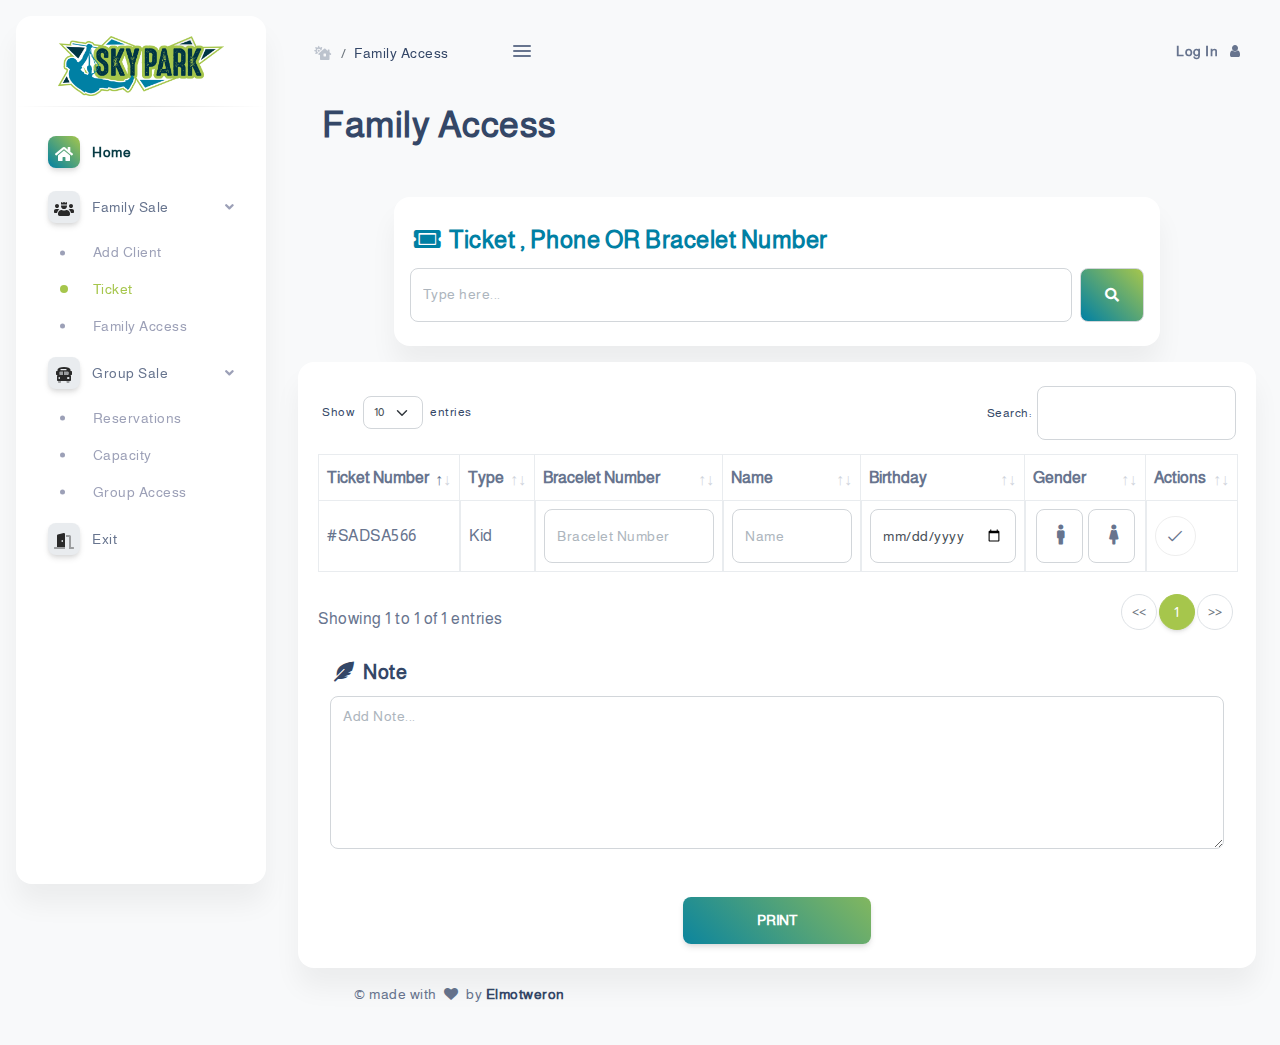
<file: family-access.html>
<!DOCTYPE html>
<html>

<head>
  <meta charset="utf-8" />
  <meta name="viewport" content="width=device-width, initial-scale=1, shrink-to-fit=no">
  <link rel="icon" type="image/png" href="img/favicon.png">
  <title> Sky Park </title>
  <!-- CSS Files -->
  <link id="pagestyle" href="css/app.min.css" rel="stylesheet" />
  <link href="css/font.awesome.css" rel="stylesheet" />
  <!-- data table -->
  <link href="css/datatables.min.css" rel="stylesheet" />

  <link href="css/style.css" rel="stylesheet" />
</head>

<body class="g-sidenav-show  bg-gray-100">
  <!-- ================================ Side Nav ============== -->
  <aside id="sidenav-main"
    class="sidenav navbar navbar-vertical navbar-expand-xs border-0 border-radius-xl my-3 fixed-start ms-3 bg-white">
    <div class="sidenav-header">
      <i class="fas fa-times p-3 cursor-pointer text-secondary opacity-5 position-absolute end-0 top-0 d-xl-none"
        aria-hidden="true" id="iconSidenav"></i>
  <a class="navbar-brand m-0" href="index.html">
        <img src="img/logo.png" class="navbar-brand-img h-100" alt="main_logo">
        <!-- <span class="ms-1 font-weight-bold">Sky Park</span> -->
      </a>
    </div>
    <hr class="horizontal dark mt-0">
    <div class="collapse navbar-collapse  w-auto h-auto h-100" id="sidenav-collapse-main">
      <ul class="navbar-nav">
        <!-- nav-item  -->
        <li class="nav-item">
          <a href="index.html" class="nav-link active">
            <div
              class="icon icon-shape icon-sm shadow border-radius-md bg-white text-center d-flex align-items-center justify-content-center  me-2">
              <i class="fas fa-home"></i>
            </div>
            <span class="nav-link-text ms-1">Home</span>
          </a>
        </li>
        <!-- nav-item  -->
        <li class="nav-item">
          <a data-bs-toggle="collapse" href="#familySale" class="nav-link " aria-controls="familySale" role="button"
            aria-expanded="false">
            <div
              class="icon icon-shape icon-sm shadow border-radius-md bg-white text-center d-flex align-items-center justify-content-center  me-2">
              <i class="fas fa-users-crown"></i>
            </div>
            <span class="nav-link-text ms-1">Family Sale</span>
          </a>
          <div class="collapse  show " id="familySale">
            <ul class="nav ms-4 ps-3">
              <li class="nav-item ">
                <a class="nav-link " href="add-client.html">
                  <span class="sidenav-mini-icon"> A </span>
                  <span class="sidenav-normal"> Add Client </span>
                </a>
              </li>
              <li class="nav-item active">
                <a class="nav-link " href="ticket.html">
                  <span class="sidenav-mini-icon"> T </span>
                  <span class="sidenav-normal"> Ticket </span>
                </a>
              </li>
              <li class="nav-item ">
                <a class="nav-link " href="family-access.html">
                  <span class="sidenav-mini-icon"> F </span>
                  <span class="sidenav-normal"> Family Access </span>
                </a>
              </li>
            </ul>
          </div>
        </li>
        <!-- nav-item  -->
        <li class="nav-item">
          <a data-bs-toggle="collapse" href="#groupSale" class="nav-link " aria-controls="groupSale" role="button"
            aria-expanded="false">
            <div
              class="icon icon-shape icon-sm shadow border-radius-md bg-white text-center d-flex align-items-center justify-content-center  me-2">
              <i class="fad fa-bus-school"></i>
            </div>
            <span class="nav-link-text ms-1">Group Sale</span>
          </a>
          <div class="collapse show" id="groupSale">
            <ul class="nav ms-4 ps-3">
              
              <li class="nav-item ">
                <a class="nav-link " href="reservations.html">
                  <span class="sidenav-mini-icon"> R </span>
                  <span class="sidenav-normal"> Reservations </span>
                </a>
              </li>
    
              <li class="nav-item ">
                <a class="nav-link " href="capacity.html">
                  <span class="sidenav-mini-icon"> C </span>
                  <span class="sidenav-normal"> Capacity </span>
                </a>
              </li>
            
              <li class="nav-item ">
                <a class="nav-link " href="group-access.html">
                  <span class="sidenav-mini-icon"> G </span>
                  <span class="sidenav-normal"> Group Access </span>
                </a>
              </li>
            </ul>
          </div>
        </li>
        <!-- nav-item  -->
        <li class="nav-item">
          <a href="exit.html" class="nav-link ">
            <div
              class="icon icon-shape icon-sm shadow border-radius-md bg-white text-center d-flex align-items-center justify-content-center  me-2">
              <i class="fad fa-door-open"></i>
            </div>
            <span class="nav-link-text ms-1">Exit</span>
          </a>
        </li>
      </ul>
    </div></aside>
  <!-- ================================ end Side Nav ================== -->
  <main class="main-content position-relative max-height-vh-100 h-100 border-radius-lg ">
    <!-- ================================ NavBar ================== -->
    <nav id="navbarBlur"
      class="navbar navbar-main navbar-expand-lg position-sticky mt-4 top-1 p-2 px-3 mx-4 shadow-none border-radius-xl z-index-sticky"
      data-scroll="true"> <nav aria-label="breadcrumb">
        <ol class="breadcrumb bg-transparent mb-0 pb-0 pt-1 px-0 me-sm-6 me-2">
          <li class="breadcrumb-item text-sm">
            <a class="opacity-3 text-dark" href="index.html">
              <i class="fas fa-house-day"></i>
            </a>
          </li>
          <li class="breadcrumb-item text-sm text-dark active" aria-current="page">family Access</li>
        </ol>
      </nav>
      <div class="sidenav-toggler sidenav-toggler-inner d-xl-block d-none ">
        <a href="#!" class="nav-link text-body p-0">
          <div class="sidenav-toggler-inner">
            <i class="sidenav-toggler-line"></i>
            <i class="sidenav-toggler-line"></i>
            <i class="sidenav-toggler-line"></i>
          </div>
        </a>
      </div>
      <div class="collapse navbar-collapse  me-md-0 me-sm-4" id="navbar">
        <ul class="ms-md-auto navbar-nav  justify-content-end">
          <li class="nav-item d-flex align-items-center">
            <a href="login.html" class="nav-link text-body font-weight-bold px-0">
              <span class="d-inline">Log In</span>
              <i class="fa fa-user ms-2"></i>
            </a>
          </li>
          <li class="nav-item d-xl-none ps-3 d-flex align-items-center">
            <a href="#!" class="nav-link text-body p-0" id="iconNavbarSidenav">
              <div class="sidenav-toggler-inner">
                <i class="sidenav-toggler-line"></i>
                <i class="sidenav-toggler-line"></i>
                <i class="sidenav-toggler-line"></i>
              </div>
            </a>
          </li>
        </ul>
      </div> </nav>
    <!-- ================================ end NavBar ================== -->
    <content class="container-fluid pt-4">
      <!-- ((((((((((((((((((((((((((((((((((((((((((())))))))))))))))))))))))))))))))))))))))))) -->
      <!-- ((((((((((((((((((((((((((((((((((((((((((())))))))))))))))))))))))))))))))))))))))))) -->
      <!-- ((((((((((((((((((((((((((((((((((((((((((())))))))))))))))))))))))))))))))))))))))))) -->
      <!-- ((((((((((((((((((((((((((((((((((((((((((())))))))))))))))))))))))))))))))))))))))))) -->
      <h2 class="MainTiltle mb-5 ms-4"> Family Access </h2>
      <form class="card p-3 py-4 w-100 w-sm-80 m-auto ">
        <label class="form-label fs-4"> <i class="fas fa-ticket-alt me-2"></i>Ticket , phone OR bracelet number </label>
        <div class="d-flex">
            <input type="text" class="form-control" placeholder="Type here...">
            <button type="submit" class="input-group-text ms-2 bg-gradient-primary px-4 text-body"><i
                class="fas fa-search text-white"></i></button>
          </div>
      </form>

      <form class="card p-2 py-4 mt-3 ">
        <!-- table -->
        <table class=" customDataTable table table-bordered nowrap">
          <thead>
            <tr>
              <th>Ticket Number</th>
              <th>Type</th>
              <th>Bracelet Number </th>
              <th>Name</th>
              <th>Birthday</th>
              <th>Gender</th>
              <th>Actions</th>
            </tr>
          </thead>
          <tbody>
            <tr>
              <td>#SADSA566</td>
              <td>Kid</td>
              <td><input type="text" class="form-control" placeholder="Bracelet Number"></td>
              <td><input type="text" class="form-control" placeholder="Name"></td>
              <td><input type="date" class="form-control"></td>
              <td>
                <div class="choose">
                  <div class="genderOption">
                    <input type="radio" class="btn-check" name="gender" id="option1">
                    <label class=" mb-0 btn btn-outline" for="option1">
                      <span> <i class="fas fa-male"></i> </span>
                    </label>
                  </div>
                  <div class="genderOption">
                    <input type="radio" class="btn-check" name="gender" id="option2">
                    <label class=" mb-0 btn btn-outline" for="option2">
                      <span> <i class="fas fa-female"></i> </span>
                      <!-- <span> female </span> -->
                    </label>
                  </div>
                </div>
              </td>
              <td>
                <span class="controlIcons">
                  <span class="icon" data-bs-toggle="tooltip" title="check"> <i class="fal fa-check"></i> </span>
                </span>
              </td>
            </tr>

          </tbody>
        </table>

        <div class=" p-4">
          <label class="form-label fs-5"><i class="fas fa-feather-alt me-1"></i> Note</label>
          <textarea name="" id="" class="form-control" rows="6" placeholder="Add Note..."></textarea>
        </div>

        <div class="text-center w-80 w-sm-20 m-auto">
          <button type="button" data-bs-toggle="modal" data-bs-target="#modal-print"
            class="btn btn-lg bg-gradient-primary btn-lg w-100 mt-4 mb-0">Print</button>
        </div>


        <div class="modal fade" id="modal-print" tabindex="-1" role="dialog" aria-labelledby="modal-print"
          aria-hidden="true">
          <div class="modal-dialog modal-danger modal-dialog-centered modal-" role="document">
            <div class="modal-content">
              <div class="modal-header">
                <h6 class="modal-title" id="modal-title-print">Print Ticket</h6>
                <button type="button" class="btn-close" data-bs-dismiss="modal" aria-label="Close">
                  <i class="fal fa-times text-dark fs-4"></i>
                </button>
              </div>
              <div class="modal-body">
                <div class="py-3 text-center">
                  <i class="fad fa-print fa-4x"></i>
                  <h5 class="text-gradient text-dark mt-4">Is receipt printed correctly ?</h5>
                  <!-- <p>Is receipt printed correctly ?</p> -->
                </div>
              </div>
              <div class="modal-footer">
                <button type="button" class="btn btn-success" data-bs-dismiss="modal">Yes</button>
                <button type="button" class="btn btn-link text-dark ml-auto">No</button>
              </div>
            </div>
          </div>
        </div>



      </form>
      <!-- ((((((((((((((((((((((((((((((((((((((((((())))))))))))))))))))))))))))))))))))))))))) -->
      <!-- ((((((((((((((((((((((((((((((((((((((((((())))))))))))))))))))))))))))))))))))))))))) -->
      <!-- ((((((((((((((((((((((((((((((((((((((((((())))))))))))))))))))))))))))))))))))))))))) -->
      <!-- ((((((((((((((((((((((((((((((((((((((((((())))))))))))))))))))))))))))))))))))))))))) -->
      <!-- ================================ Footer ================== -->
      <footer id="loadFooter" class="footer pt-3"></footer>
      <!-- ================================ end Footer ================== -->
    </content>
  </main>
  <!-- ================================================== -->
  <!-- ================================================== -->
  <!-- ================================================== -->
  <!-- ================== JS Files ====================== -->
  <!-- ================================================== -->
  <!-- ================================================== -->
  <!-- ================================================== -->
  <script src="js/jquery.min.js"></script>
  <script src="js/popper.min.js"></script>
  <script src="js/bootstrap.min.js"></script>
  <!-- plugins -->
  <script src="js/plugins/perfect-scrollbar.min.js"></script>
  <script src="js/plugins/smooth-scrollbar.min.js"></script>
  <script src="js/plugins/chartjs.min.js"></script>
  <script src="js/plugins/threejs.js"></script>
  <script src="js/plugins/orbit-controls.js"></script>
  <script src="js/plugins/choices.min.js"></script>
    <script src="js/plugins/multistep-form.js"></script>

  <!-- data table -->
  <script src="js/plugins/datatables.min.js"></script>

  <!-- dashboard Js -->
  <script src="js/app.min.js"></script>
  <!-- custom Js -->
  <script src="js/custom.js"></script>
  <script>
    ////////////////////////////////////////////
    // choice Js
    ////////////////////////////////////////////
    $(".controlIcons .icon").click(function () {
      $(this).addClass('checked')
    });
  </script>
  <script>
    $(document).ready(function () {
      var table = $('.customDataTable').DataTable({
        responsive: true,
        // "ordering": true,
        // columnDefs: [{
        //   'targets': [4, 5],
        //   'orderable': false
        // }, ]
      });
      new $.fn.dataTable.FixedHeader(table);
    });
  </script>
</body>

</html>
</file>
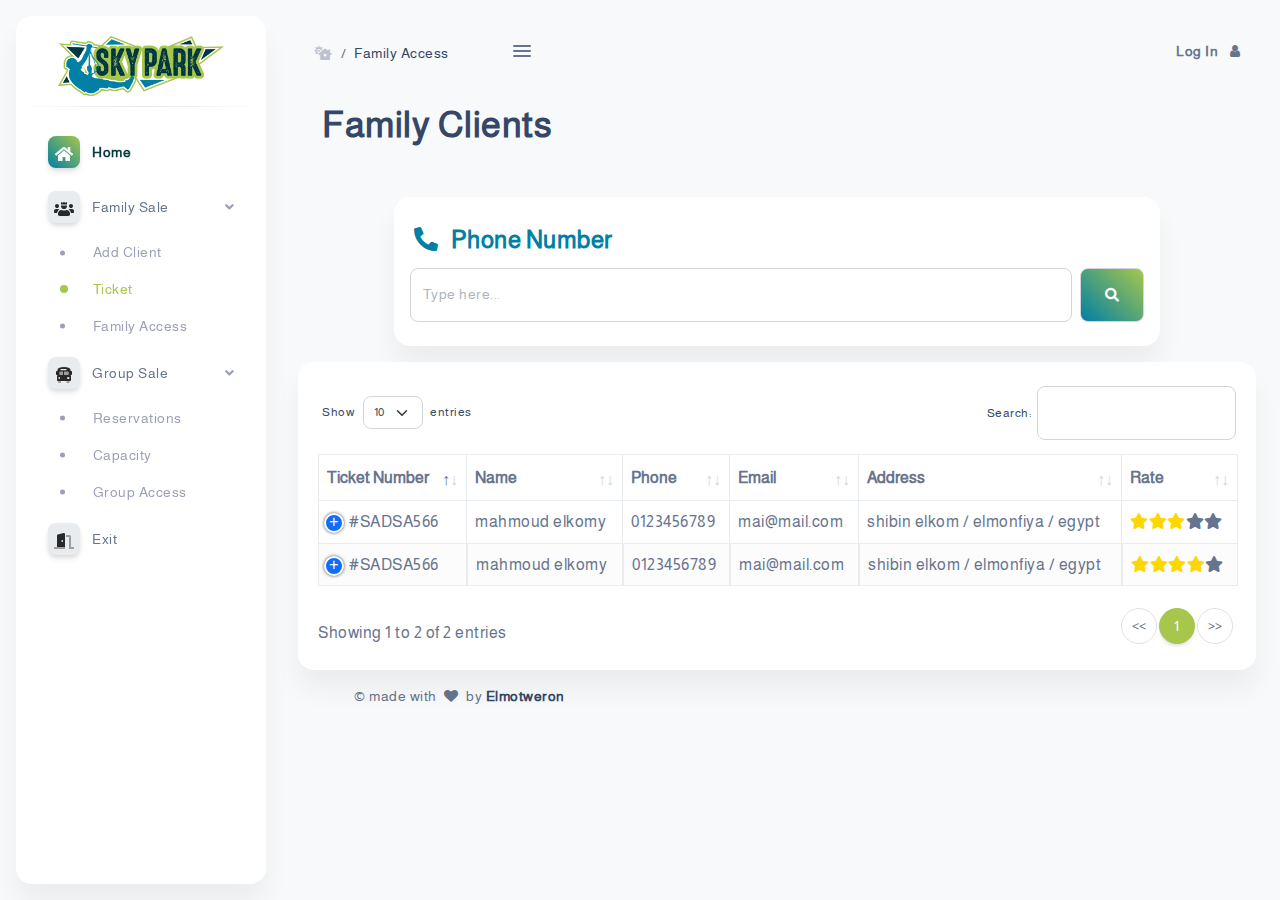
<file: family-clients.html>
<!DOCTYPE html>
<html>

<head>
  <meta charset="utf-8" />
  <meta name="viewport" content="width=device-width, initial-scale=1, shrink-to-fit=no">
  <link rel="icon" type="image/png" href="img/favicon.png">
  <title> Sky Park </title>
  <!-- CSS Files -->
  <link id="pagestyle" href="css/app.min.css" rel="stylesheet" />
  <link href="css/font.awesome.css" rel="stylesheet" />
  <!-- data table -->
  <link href="css/datatables.min.css" rel="stylesheet" />
  <link href="css/style.css" rel="stylesheet" />
</head>

<body class="g-sidenav-show  bg-gray-100">
  <!-- ================================ Side Nav ============== -->
  <aside id="sidenav-main"
    class="sidenav navbar navbar-vertical navbar-expand-xs border-0 border-radius-xl my-3 fixed-start ms-3 bg-white">
    <div class="sidenav-header">
      <i class="fas fa-times p-3 cursor-pointer text-secondary opacity-5 position-absolute end-0 top-0 d-xl-none"
        aria-hidden="true" id="iconSidenav"></i>
      <a class="navbar-brand m-0" href="index.html">
        <img src="img/logo.png" class="navbar-brand-img h-100" alt="main_logo">
        <!-- <span class="ms-1 font-weight-bold">Sky Park</span> -->
      </a>
    </div>
    <hr class="horizontal dark mt-0">
    <div class="collapse navbar-collapse  w-auto h-auto h-100" id="sidenav-collapse-main">
      <ul class="navbar-nav">
        <!-- nav-item  -->
        <li class="nav-item">
          <a href="index.html" class="nav-link active">
            <div
              class="icon icon-shape icon-sm shadow border-radius-md bg-white text-center d-flex align-items-center justify-content-center  me-2">
              <i class="fas fa-home"></i>
            </div>
            <span class="nav-link-text ms-1">Home</span>
          </a>
        </li>
        <!-- nav-item  -->
        <li class="nav-item">
          <a data-bs-toggle="collapse" href="#familySale" class="nav-link " aria-controls="familySale" role="button"
            aria-expanded="false">
            <div
              class="icon icon-shape icon-sm shadow border-radius-md bg-white text-center d-flex align-items-center justify-content-center  me-2">
              <i class="fas fa-users-crown"></i>
            </div>
            <span class="nav-link-text ms-1">Family Sale</span>
          </a>
          <div class="collapse  show " id="familySale">
            <ul class="nav ms-4 ps-3">
              <li class="nav-item ">
                <a class="nav-link " href="add-client.html">
                  <span class="sidenav-mini-icon"> A </span>
                  <span class="sidenav-normal"> Add Client </span>
                </a>
              </li>
              <li class="nav-item active">
                <a class="nav-link " href="ticket.html">
                  <span class="sidenav-mini-icon"> T </span>
                  <span class="sidenav-normal"> Ticket </span>
                </a>
              </li>
              <li class="nav-item ">
                <a class="nav-link " href="family-access.html">
                  <span class="sidenav-mini-icon"> F </span>
                  <span class="sidenav-normal"> Family Access </span>
                </a>
              </li>
            </ul>
          </div>
        </li>
        <!-- nav-item  -->
        <li class="nav-item">
          <a data-bs-toggle="collapse" href="#groupSale" class="nav-link " aria-controls="groupSale" role="button"
            aria-expanded="false">
            <div
              class="icon icon-shape icon-sm shadow border-radius-md bg-white text-center d-flex align-items-center justify-content-center  me-2">
              <i class="fad fa-bus-school"></i>
            </div>
            <span class="nav-link-text ms-1">Group Sale</span>
          </a>
          <div class="collapse show" id="groupSale">
            <ul class="nav ms-4 ps-3">
              <li class="nav-item ">
                <a class="nav-link " href="reservations.html">
                  <span class="sidenav-mini-icon"> R </span>
                  <span class="sidenav-normal"> Reservations </span>
                </a>
              </li>
              <li class="nav-item ">
                <a class="nav-link " href="capacity.html">
                  <span class="sidenav-mini-icon"> C </span>
                  <span class="sidenav-normal"> Capacity </span>
                </a>
              </li>
              <li class="nav-item ">
                <a class="nav-link " href="group-access.html">
                  <span class="sidenav-mini-icon"> G </span>
                  <span class="sidenav-normal"> Group Access </span>
                </a>
              </li>
            </ul>
          </div>
        </li>
        <!-- nav-item  -->
        <li class="nav-item">
          <a href="exit.html" class="nav-link ">
            <div
              class="icon icon-shape icon-sm shadow border-radius-md bg-white text-center d-flex align-items-center justify-content-center  me-2">
              <i class="fad fa-door-open"></i>
            </div>
            <span class="nav-link-text ms-1">Exit</span>
          </a>
        </li>
      </ul>
    </div>
  </aside>
  <!-- ================================ end Side Nav ================== -->
  <main class="main-content position-relative max-height-vh-100 h-100 border-radius-lg ">
    <!-- ================================ NavBar ================== -->
    <nav id="navbarBlur"
      class="navbar navbar-main navbar-expand-lg position-sticky mt-4 top-1 p-2 px-3 mx-4 shadow-none border-radius-xl z-index-sticky"
      data-scroll="true">
      <nav aria-label="breadcrumb">
        <ol class="breadcrumb bg-transparent mb-0 pb-0 pt-1 px-0 me-sm-6 me-2">
          <li class="breadcrumb-item text-sm">
            <a class="opacity-3 text-dark" href="index.html">
              <i class="fas fa-house-day"></i>
            </a>
          </li>
          <li class="breadcrumb-item text-sm text-dark active" aria-current="page">family Access</li>
        </ol>
      </nav>
      <div class="sidenav-toggler sidenav-toggler-inner d-xl-block d-none ">
        <a href="#!" class="nav-link text-body p-0">
          <div class="sidenav-toggler-inner">
            <i class="sidenav-toggler-line"></i>
            <i class="sidenav-toggler-line"></i>
            <i class="sidenav-toggler-line"></i>
          </div>
        </a>
      </div>
      <div class="collapse navbar-collapse  me-md-0 me-sm-4" id="navbar">
        <ul class="ms-md-auto navbar-nav  justify-content-end">
          <li class="nav-item d-flex align-items-center">
            <a href="login.html" class="nav-link text-body font-weight-bold px-0">
              <span class="d-inline">Log In</span>
              <i class="fa fa-user ms-2"></i>
            </a>
          </li>
          <li class="nav-item d-xl-none ps-3 d-flex align-items-center">
            <a href="#!" class="nav-link text-body p-0" id="iconNavbarSidenav">
              <div class="sidenav-toggler-inner">
                <i class="sidenav-toggler-line"></i>
                <i class="sidenav-toggler-line"></i>
                <i class="sidenav-toggler-line"></i>
              </div>
            </a>
          </li>
        </ul>
      </div>
    </nav>
    <!-- ================================ end NavBar ================== -->
    <content class="container-fluid pt-4">
      <!-- ((((((((((((((((((((((((((((((((((((((((((())))))))))))))))))))))))))))))))))))))))))) -->
      <!-- ((((((((((((((((((((((((((((((((((((((((((())))))))))))))))))))))))))))))))))))))))))) -->
      <!-- ((((((((((((((((((((((((((((((((((((((((((())))))))))))))))))))))))))))))))))))))))))) -->
      <!-- ((((((((((((((((((((((((((((((((((((((((((())))))))))))))))))))))))))))))))))))))))))) -->
      <h2 class="MainTiltle mb-5 ms-4"> Family Clients </h2>
      <form class="card p-3 py-4 w-100 w-sm-80 m-auto ">
        <label class="form-label fs-4"> <i class="fas fa-phone-alt me-2"></i> phone number </label>
        <div class="d-flex">
          <input type="text" class="form-control" placeholder="Type here...">
          <button type="submit" class="input-group-text ms-2 bg-gradient-primary px-4 text-body"><i
              class="fas fa-search text-white"></i></button>
        </div>
      </form>
      <form class="card p-2 py-4 mt-3 ">
        <!-- table -->
        <table class=" customDataTable table table-bordered nowrap">
          <thead>
            <tr>
              <th>Ticket Number</th>
              <th>Name</th>
              <th>Phone</th>
              <th>Email</th>
              <th>Address</th>
              <th>Rate</th>
              <th>Action</th>
            </tr>
          </thead>
          <tbody>
            <tr>
              <td>#SADSA566</td>
              <td> mahmoud elkomy </td>
              <td> 0123456789 </td>
              <td> mai@mail.com </td>
              <td> shibin elkom / elmonfiya / egypt </td>
              <td>
                <ul class="rating">
                  <li> <i class='fas fa-star gold'></i> </li>
                  <li> <i class='fas fa-star gold'></i> </li>
                  <li> <i class='fas fa-star gold'></i> </li>
                  <li> <i class='fas fa-star'></i> </li>
                  <li> <i class='fas fa-star'></i> </li>
                </ul>
              </td>
              <td>
                <span class="controlIcons">
                  <span class="icon" data-bs-toggle="modal" data-bs-target="#modal-rate"> <i
                      class="fas fa-star me-2"></i> Rate </span>
                </span>
              </td>
            </tr>
            <tr>
              <td>#SADSA566</td>
              <td> mahmoud elkomy </td>
              <td> 0123456789 </td>
              <td> mai@mail.com </td>
              <td> shibin elkom / elmonfiya / egypt </td>
              <td>
                <ul class="rating">
                  <li> <i class='fas fa-star gold'></i> </li>
                  <li> <i class='fas fa-star gold'></i> </li>
                  <li> <i class='fas fa-star gold'></i> </li>
                  <li> <i class='fas fa-star gold'></i> </li>
                  <li> <i class='fas fa-star'></i> </li>
                </ul>
              </td>
              <td>
                <span class="controlIcons">
                  <span class="icon" data-bs-toggle="modal" data-bs-target="#modal-rate"> <i
                      class="fas fa-star me-2"></i> Rate </span>
                </span>
              </td>
            </tr>
          </tbody>
        </table>
        <div class="modal fade" id="modal-rate" tabindex="-1" role="dialog" aria-labelledby="modal-rate"
          aria-hidden="true">
          <div class="modal-dialog modal-danger modal-dialog-centered modal-" role="document">
            <div class="modal-content">
              <div class="modal-header">
                <h6 class="modal-title" id="modal-title-print"> Rate </h6>
                <button type="button" class="btn-close" data-bs-dismiss="modal" aria-label="Close">
                  <i class="fal fa-times text-dark fs-4"></i>
                </button>
              </div>
              <div class="modal-body">
                <form class="rateForm">
                  <div class="star-icon">

                    <input type="radio" checked name="rateForm" id="rating1">
                    <label for="rating1" class="fas fa-star"></label>

                    <input type="radio" name="rateForm" id="rating2">
                    <label for="rating2" class="fas fa-star"></label>

                    <input type="radio" name="rateForm" id="rating3">
                    <label for="rating3" class="fas fa-star"></label>

                    <input type="radio" name="rateForm" id="rating4">
                    <label for="rating4" class="fas fa-star"></label>

                    <input type="radio" name="rateForm" id="rating5">
                    <label for="rating5" class="fas fa-star"></label>
                  </div>

                  <textarea name="" id="" class="form-control" rows="5" placeholder="Add Note..."></textarea>

                  <button type="submit" class="input-group-text bg-gradient-primary mt-3 m-auto py-2 px-4 text-white">
                    Rate
                  </button>


                </form>
              </div>
            </div>
          </div>
        </div>
      </form>
      <!-- ((((((((((((((((((((((((((((((((((((((((((())))))))))))))))))))))))))))))))))))))))))) -->
      <!-- ((((((((((((((((((((((((((((((((((((((((((())))))))))))))))))))))))))))))))))))))))))) -->
      <!-- ((((((((((((((((((((((((((((((((((((((((((())))))))))))))))))))))))))))))))))))))))))) -->
      <!-- ((((((((((((((((((((((((((((((((((((((((((())))))))))))))))))))))))))))))))))))))))))) -->
      <!-- ================================ Footer ================== -->
      <footer id="loadFooter" class="footer pt-3"></footer>
      <!-- ================================ end Footer ================== -->
    </content>
  </main>
  <!-- ================================================== -->
  <!-- ================================================== -->
  <!-- ================================================== -->
  <!-- ================== JS Files ====================== -->
  <!-- ================================================== -->
  <!-- ================================================== -->
  <!-- ================================================== -->
  <script src="js/jquery.min.js"></script>
  <script src="js/popper.min.js"></script>
  <script src="js/bootstrap.min.js"></script>
  <!-- plugins -->
  <script src="js/plugins/perfect-scrollbar.min.js"></script>
  <script src="js/plugins/smooth-scrollbar.min.js"></script>
  <script src="js/plugins/chartjs.min.js"></script>
  <script src="js/plugins/threejs.js"></script>
  <script src="js/plugins/orbit-controls.js"></script>
  <script src="js/plugins/choices.min.js"></script>
  <script src="js/plugins/multistep-form.js"></script>
  <!-- data table -->
  <script src="js/plugins/datatables.min.js"></script>
  <!-- dashboard Js -->
  <script src="js/app.min.js"></script>
  <!-- custom Js -->
  <script src="js/custom.js"></script>
  <script>
    $(document).ready(function () {
      var table = $('.customDataTable').DataTable({
        responsive: true,
        // "ordering": true,
        // columnDefs: [{
        //   'targets': [4, 5],
        //   'orderable': false
        // }, ]
      });
      new $.fn.dataTable.FixedHeader(table);
    });
  </script>
</body>

</html>
</file>
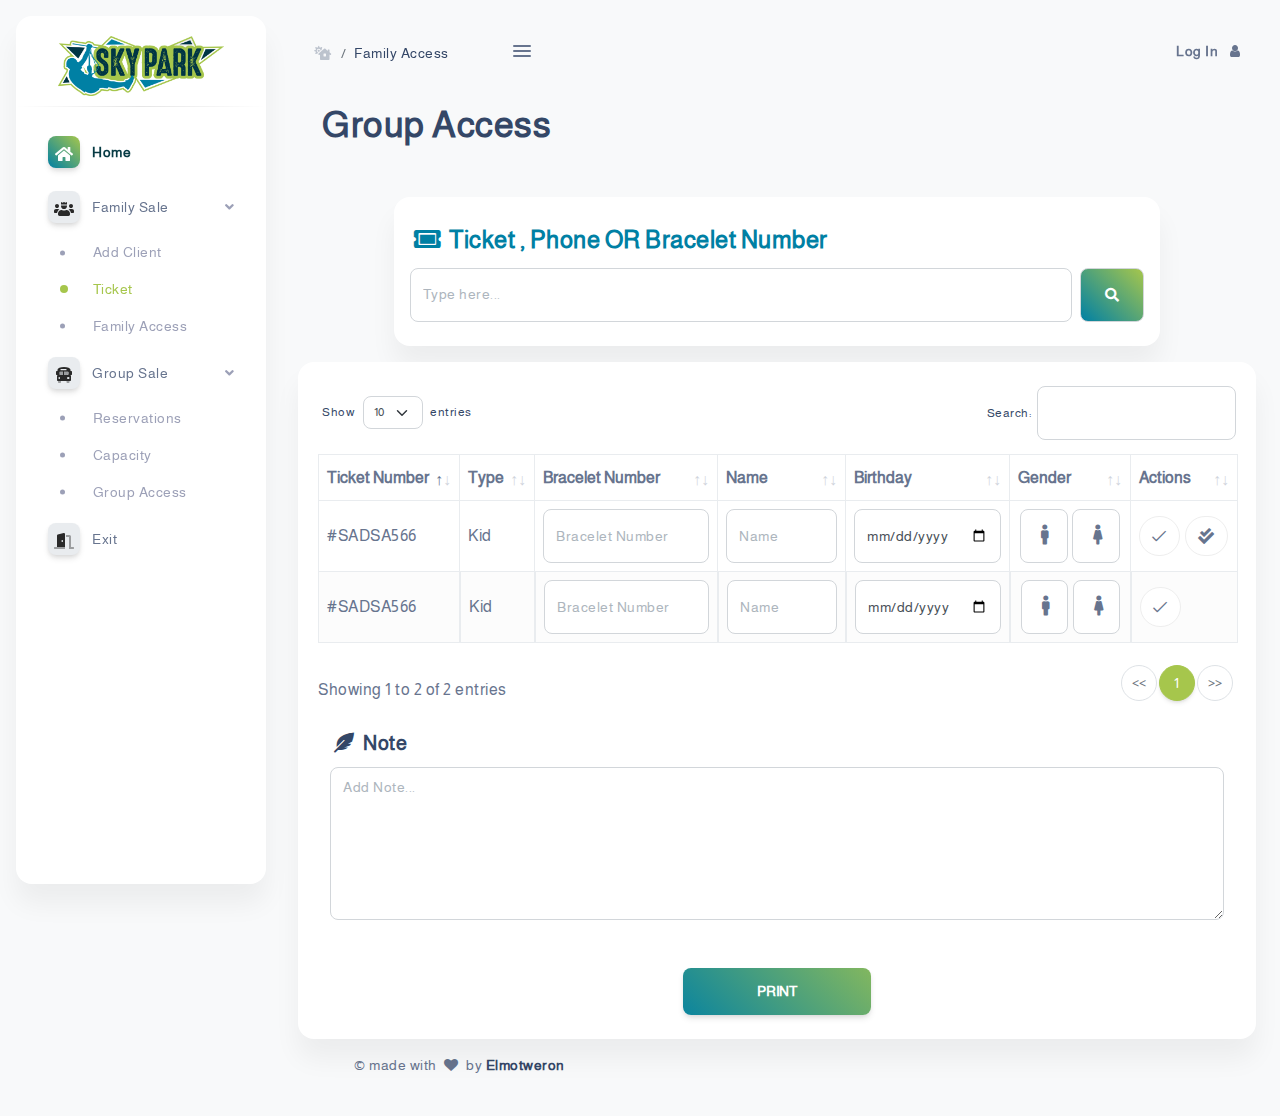
<file: group-access.html>
<!DOCTYPE html>
<html>
<head>
  <meta charset="utf-8" />
  <meta name="viewport" content="width=device-width, initial-scale=1, shrink-to-fit=no">
  <link rel="icon" type="image/png" href="img/favicon.png">
  <title> Sky Park </title>
  <!-- CSS Files -->
  <link id="pagestyle" href="css/app.min.css" rel="stylesheet" />
  <link href="css/font.awesome.css" rel="stylesheet" />
  <!-- data table -->
  <link href="css/datatables.min.css" rel="stylesheet" />
  <link href="css/style.css" rel="stylesheet" />
</head>
<body class="g-sidenav-show  bg-gray-100">
  <!-- ================================ Side Nav ============== -->
  <aside id="sidenav-main"
    class="sidenav navbar navbar-vertical navbar-expand-xs border-0 border-radius-xl my-3 fixed-start ms-3 bg-white">
    <div class="sidenav-header">
      <i class="fas fa-times p-3 cursor-pointer text-secondary opacity-5 position-absolute end-0 top-0 d-xl-none"
        aria-hidden="true" id="iconSidenav"></i>
  <a class="navbar-brand m-0" href="index.html">
        <img src="img/logo.png" class="navbar-brand-img h-100" alt="main_logo">
        <!-- <span class="ms-1 font-weight-bold">Sky Park</span> -->
      </a>
    </div>
    <hr class="horizontal dark mt-0">
    <div class="collapse navbar-collapse  w-auto h-auto h-100" id="sidenav-collapse-main">
      <ul class="navbar-nav">
        <!-- nav-item  -->
        <li class="nav-item">
          <a href="index.html" class="nav-link active">
            <div
              class="icon icon-shape icon-sm shadow border-radius-md bg-white text-center d-flex align-items-center justify-content-center  me-2">
              <i class="fas fa-home"></i>
            </div>
            <span class="nav-link-text ms-1">Home</span>
          </a>
        </li>
        <!-- nav-item  -->
        <li class="nav-item">
          <a data-bs-toggle="collapse" href="#familySale" class="nav-link " aria-controls="familySale" role="button"
            aria-expanded="false">
            <div
              class="icon icon-shape icon-sm shadow border-radius-md bg-white text-center d-flex align-items-center justify-content-center  me-2">
              <i class="fas fa-users-crown"></i>
            </div>
            <span class="nav-link-text ms-1">Family Sale</span>
          </a>
          <div class="collapse  show " id="familySale">
            <ul class="nav ms-4 ps-3">
              <li class="nav-item ">
                <a class="nav-link " href="add-client.html">
                  <span class="sidenav-mini-icon"> A </span>
                  <span class="sidenav-normal"> Add Client </span>
                </a>
              </li>
              <li class="nav-item active">
                <a class="nav-link " href="ticket.html">
                  <span class="sidenav-mini-icon"> T </span>
                  <span class="sidenav-normal"> Ticket </span>
                </a>
              </li>
              <li class="nav-item ">
                <a class="nav-link " href="family-access.html">
                  <span class="sidenav-mini-icon"> F </span>
                  <span class="sidenav-normal"> Family Access </span>
                </a>
              </li>
            </ul>
          </div>
        </li>
        <!-- nav-item  -->
        <li class="nav-item">
          <a data-bs-toggle="collapse" href="#groupSale" class="nav-link " aria-controls="groupSale" role="button"
            aria-expanded="false">
            <div
              class="icon icon-shape icon-sm shadow border-radius-md bg-white text-center d-flex align-items-center justify-content-center  me-2">
              <i class="fad fa-bus-school"></i>
            </div>
            <span class="nav-link-text ms-1">Group Sale</span>
          </a>
          <div class="collapse show" id="groupSale">
            <ul class="nav ms-4 ps-3">
              <li class="nav-item ">
                <a class="nav-link " href="reservations.html">
                  <span class="sidenav-mini-icon"> R </span>
                  <span class="sidenav-normal"> Reservations </span>
                </a>
              </li>
              <li class="nav-item ">
                <a class="nav-link " href="capacity.html">
                  <span class="sidenav-mini-icon"> C </span>
                  <span class="sidenav-normal"> Capacity </span>
                </a>
              </li>
              <li class="nav-item ">
                <a class="nav-link " href="group-access.html">
                  <span class="sidenav-mini-icon"> G </span>
                  <span class="sidenav-normal"> Group Access </span>
                </a>
              </li>
            </ul>
          </div>
        </li>
        <!-- nav-item  -->
        <li class="nav-item">
          <a href="exit.html" class="nav-link ">
            <div
              class="icon icon-shape icon-sm shadow border-radius-md bg-white text-center d-flex align-items-center justify-content-center  me-2">
              <i class="fad fa-door-open"></i>
            </div>
            <span class="nav-link-text ms-1">Exit</span>
          </a>
        </li>
      </ul>
    </div></aside>
  <!-- ================================ end Side Nav ================== -->
  <main class="main-content position-relative max-height-vh-100 h-100 border-radius-lg ">
    <!-- ================================ NavBar ================== -->
    <nav id="navbarBlur"
      class="navbar navbar-main navbar-expand-lg position-sticky mt-4 top-1 p-2 px-3 mx-4 shadow-none border-radius-xl z-index-sticky"
      data-scroll="true"> <nav aria-label="breadcrumb">
        <ol class="breadcrumb bg-transparent mb-0 pb-0 pt-1 px-0 me-sm-6 me-2">
          <li class="breadcrumb-item text-sm">
            <a class="opacity-3 text-dark" href="index.html">
              <i class="fas fa-house-day"></i>
            </a>
          </li>
          <li class="breadcrumb-item text-sm text-dark active" aria-current="page">family Access</li>
        </ol>
      </nav>
      <div class="sidenav-toggler sidenav-toggler-inner d-xl-block d-none ">
        <a href="#!" class="nav-link text-body p-0">
          <div class="sidenav-toggler-inner">
            <i class="sidenav-toggler-line"></i>
            <i class="sidenav-toggler-line"></i>
            <i class="sidenav-toggler-line"></i>
          </div>
        </a>
      </div>
      <div class="collapse navbar-collapse  me-md-0 me-sm-4" id="navbar">
        <ul class="ms-md-auto navbar-nav  justify-content-end">
          <li class="nav-item d-flex align-items-center">
            <a href="login.html" class="nav-link text-body font-weight-bold px-0">
              <span class="d-inline">Log In</span>
              <i class="fa fa-user ms-2"></i>
            </a>
          </li>
          <li class="nav-item d-xl-none ps-3 d-flex align-items-center">
            <a href="#!" class="nav-link text-body p-0" id="iconNavbarSidenav">
              <div class="sidenav-toggler-inner">
                <i class="sidenav-toggler-line"></i>
                <i class="sidenav-toggler-line"></i>
                <i class="sidenav-toggler-line"></i>
              </div>
            </a>
          </li>
        </ul>
      </div> </nav>
    <!-- ================================ end NavBar ================== -->
    <content class="container-fluid pt-4">
      <!-- ((((((((((((((((((((((((((((((((((((((((((())))))))))))))))))))))))))))))))))))))))))) -->
      <!-- ((((((((((((((((((((((((((((((((((((((((((())))))))))))))))))))))))))))))))))))))))))) -->
      <!-- ((((((((((((((((((((((((((((((((((((((((((())))))))))))))))))))))))))))))))))))))))))) -->
      <!-- ((((((((((((((((((((((((((((((((((((((((((())))))))))))))))))))))))))))))))))))))))))) -->
      <h2 class="MainTiltle mb-5 ms-4"> Group Access </h2>
      <form class="card p-3 py-4 w-100 w-sm-80 m-auto ">
        <label class="form-label fs-4"> <i class="fas fa-ticket-alt me-2"></i>Ticket , phone OR bracelet number </label>
        <div class="d-flex">
            <input type="text" class="form-control" placeholder="Type here...">
            <button type="submit" class="input-group-text ms-2 bg-gradient-primary px-4 text-body"><i
                class="fas fa-search text-white"></i></button>
          </div>
      </form>
      <form class="card p-2 py-4 mt-3 ">
        <!-- table -->
        <table class=" customDataTable table table-bordered nowrap">
          <thead>
            <tr>
              <th>Ticket Number</th>
              <th>Type</th>
              <th>Bracelet Number </th>
              <th>Name</th>
              <th>Birthday</th>
              <th>Gender</th>
              <th>Actions</th>
            </tr>
          </thead>
          <tbody>
            <tr>
              <td>#SADSA566</td>
              <td>Kid</td>
              <td><input type="text" class="form-control" placeholder="Bracelet Number"></td>
              <td><input type="text" class="form-control" placeholder="Name"></td>
              <td><input type="date" class="form-control"></td>
              <td>
                <div class="choose">
                  <div class="genderOption">
                    <input type="radio" class="btn-check" name="gender" id="option1">
                    <label class=" mb-0 btn btn-outline" for="option1">
                      <span> <i class="fas fa-male"></i> </span>
                    </label>
                  </div>
                  <div class="genderOption">
                    <input type="radio" class="btn-check" name="gender" id="option2">
                    <label class=" mb-0 btn btn-outline" for="option2">
                      <span> <i class="fas fa-female"></i> </span>
                      <!-- <span> female </span> -->
                    </label>
                  </div>
                </div>
              </td>
              <td>
                <span class="controlIcons">
                  <span class="icon" data-bs-toggle="tooltip" title="Check"> <i class="fal fa-check"></i> </span>
                  <span class="icon" data-bs-toggle="tooltip" title="Check All"> <i class="fas fa-check-double"></i> </span>
                </span>
              </td>
            </tr>
            <tr>
              <td>#SADSA566</td>
              <td>Kid</td>
              <td><input type="text" class="form-control" placeholder="Bracelet Number"></td>
              <td><input type="text" class="form-control" placeholder="Name"></td>
              <td><input type="date" class="form-control"></td>
              <td>
                <div class="choose">
                  <div class="genderOption">
                    <input type="radio" class="btn-check" name="gender" id="option1">
                    <label class=" mb-0 btn btn-outline" for="option1">
                      <span> <i class="fas fa-male"></i> </span>
                    </label>
                  </div>
                  <div class="genderOption">
                    <input type="radio" class="btn-check" name="gender" id="option2">
                    <label class=" mb-0 btn btn-outline" for="option2">
                      <span> <i class="fas fa-female"></i> </span>
                      <!-- <span> female </span> -->
                    </label>
                  </div>
                </div>
              </td>
              <td>
                <span class="controlIcons">
                  <span class="icon" data-bs-toggle="tooltip" title="Check"> <i class="fal fa-check"></i> </span>
                </span>
              </td>
            </tr>
          </tbody>
        </table>
        <div class=" p-4">
          <label class="form-label fs-5"><i class="fas fa-feather-alt me-1"></i> Note</label>
          <textarea name="" id="" class="form-control" rows="6" placeholder="Add Note..."></textarea>
        </div>
        <div class="text-center w-80 w-sm-20 m-auto">
          <button type="button" data-bs-toggle="modal" data-bs-target="#modal-print"
            class="btn btn-lg bg-gradient-primary btn-lg w-100 mt-4 mb-0">Print</button>
        </div>
        <div class="modal fade" id="modal-print" tabindex="-1" role="dialog" aria-labelledby="modal-print"
          aria-hidden="true">
          <div class="modal-dialog modal-danger modal-dialog-centered modal-" role="document">
            <div class="modal-content">
              <div class="modal-header">
                <h6 class="modal-title" id="modal-title-print">Print Ticket</h6>
                <button type="button" class="btn-close" data-bs-dismiss="modal" aria-label="Close">
                  <i class="fal fa-times text-dark fs-4"></i>
                </button>
              </div>
              <div class="modal-body">
                <div class="py-3 text-center">
                  <i class="fad fa-print fa-4x"></i>
                  <h5 class="text-gradient text-dark mt-4">Is receipt printed correctly ?</h5>
                  <!-- <p>Is receipt printed correctly ?</p> -->
                </div>
              </div>
              <div class="modal-footer">
                <button type="button" class="btn btn-success" data-bs-dismiss="modal">Yes</button>
                <button type="button" class="btn btn-link text-dark ml-auto">No</button>
              </div>
            </div>
          </div>
        </div>
      </form>
      <!-- ((((((((((((((((((((((((((((((((((((((((((())))))))))))))))))))))))))))))))))))))))))) -->
      <!-- ((((((((((((((((((((((((((((((((((((((((((())))))))))))))))))))))))))))))))))))))))))) -->
      <!-- ((((((((((((((((((((((((((((((((((((((((((())))))))))))))))))))))))))))))))))))))))))) -->
      <!-- ((((((((((((((((((((((((((((((((((((((((((())))))))))))))))))))))))))))))))))))))))))) -->
      <!-- ================================ Footer ================== -->
      <footer id="loadFooter" class="footer pt-3"></footer>
      <!-- ================================ end Footer ================== -->
    </content>
  </main>
  <!-- ================================================== -->
  <!-- ================================================== -->
  <!-- ================================================== -->
  <!-- ================== JS Files ====================== -->
  <!-- ================================================== -->
  <!-- ================================================== -->
  <!-- ================================================== -->
  <script src="js/jquery.min.js"></script>
  <script src="js/popper.min.js"></script>
  <script src="js/bootstrap.min.js"></script>
  <!-- plugins -->
  <script src="js/plugins/perfect-scrollbar.min.js"></script>
  <script src="js/plugins/smooth-scrollbar.min.js"></script>
  <script src="js/plugins/chartjs.min.js"></script>
  <script src="js/plugins/threejs.js"></script>
  <script src="js/plugins/orbit-controls.js"></script>
  <script src="js/plugins/choices.min.js"></script>
  <script src="js/plugins/multistep-form.js"></script>
  <!-- data table -->
  <script src="js/plugins/datatables.min.js"></script>
  <!-- dashboard Js -->
  <script src="js/app.min.js"></script>
  <!-- custom Js -->
  <script src="js/custom.js"></script>
  <script>
    ////////////////////////////////////////////
    // choice Js
    ////////////////////////////////////////////
    $(".controlIcons .icon").click(function () {
      $(this).addClass('checked')
    });
  </script>
  <script>
    $(document).ready(function () {
      var table = $('.customDataTable').DataTable({
        responsive: true,
        // "ordering": true,
        // columnDefs: [{
        //   'targets': [4, 5],
        //   'orderable': false
        // }, ]
      });
      new $.fn.dataTable.FixedHeader(table);
    });
  </script>
</body>
</html>
</file>
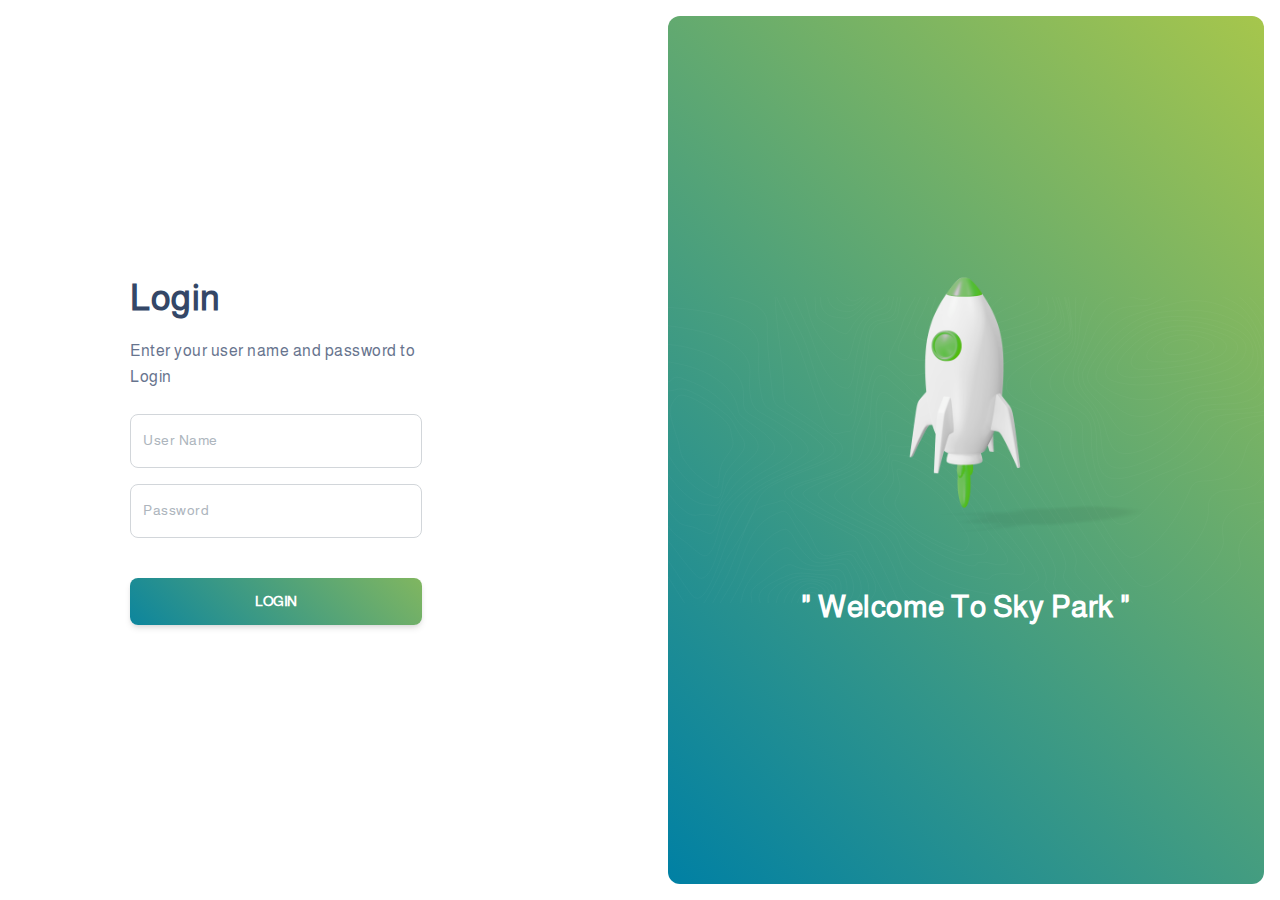
<file: login.html>
<!DOCTYPE html>
<html>

<head>
  <meta charset="utf-8" />
  <meta name="viewport" content="width=device-width, initial-scale=1, shrink-to-fit=no">
  <link rel="icon" type="image/png" href="img/favicon.png">
  <title> Sky Park </title>
  <!-- CSS Files -->
  <link id="pagestyle" href="css/app.min.css" rel="stylesheet" />
  <link href="css/font.awesome.css" rel="stylesheet" />
  <link href="css/style.css" rel="stylesheet" />
</head>

<body class="g-sidenav-show ">

  <div class="page-header min-vh-100">
    <div class="container">
      <div class="row">
        <div class="col-xl-4 col-lg-5 col-md-6 d-flex flex-column mx-lg-0 ">
          <div class="card card-plain">
            <div class="card-header pb-0 text-start">
              <h2 class="font-weight-bolder mb-3">Login</h2>
              <p class="mb-0">Enter your user name and password to Login</p>
            </div>
            <div class="card-body">
              <form action="index.html">
                <div class="mb-3">
                  <input type="text" class="form-control form-control-lg" placeholder="User Name">
                </div>
                <div class="mb-3">
                  <input type="password" class="form-control form-control-lg" placeholder="Password">
                </div>

                <div class="text-center">
                  <button type="submit" class="btn btn-lg bg-gradient-primary btn-lg w-100 mt-4 mb-0">Login</button>
                </div>
              </form>
            </div>
          
          </div>
        </div>
        <div class="col-6 d-md-flex d-none h-100 my-auto pe-0 position-absolute top-0 end-0 text-center justify-content-center flex-column">
          <div class="position-relative bg-gradient-primary h-100 m-3 px-7 border-radius-lg d-flex flex-column justify-content-center">
            <img src="img/pattern-lines.svg" alt="pattern-lines" class="position-absolute opacity-4 start-0">
            <div class="position-relative">
              <img class="max-width-500 w-100 position-relative z-index-2" src="img/rocket-white.png" alt="chat-img">
            </div>
            <h3 class="mt-5 text-white font-weight-bolder">" Welcome To Sky Park "</h3>
          </div>
        </div>
      </div>
    </div>
  </div>

  <!-- ================================================== -->
  <!-- ================================================== -->
  <!-- ================================================== -->
  <!-- ================== JS Files ====================== -->
  <!-- ================================================== -->
  <!-- ================================================== -->
  <!-- ================================================== -->
  <script src="js/popper.min.js"></script>
  <script src="js/bootstrap.min.js"></script>
  <!-- plugins -->
  <script src="js/plugins/perfect-scrollbar.min.js"></script>
  <script src="js/plugins/smooth-scrollbar.min.js"></script>
  <script src="js/plugins/chartjs.min.js"></script>
  <script src="js/plugins/threejs.js"></script>
  <script src="js/plugins/orbit-controls.js"></script>
  <!-- dashboard Js -->
  <script src="js/app.min.js"></script>
  <!-- custom Js -->
  <script src="js/custom.js"></script>
</body>

</html>
</file>
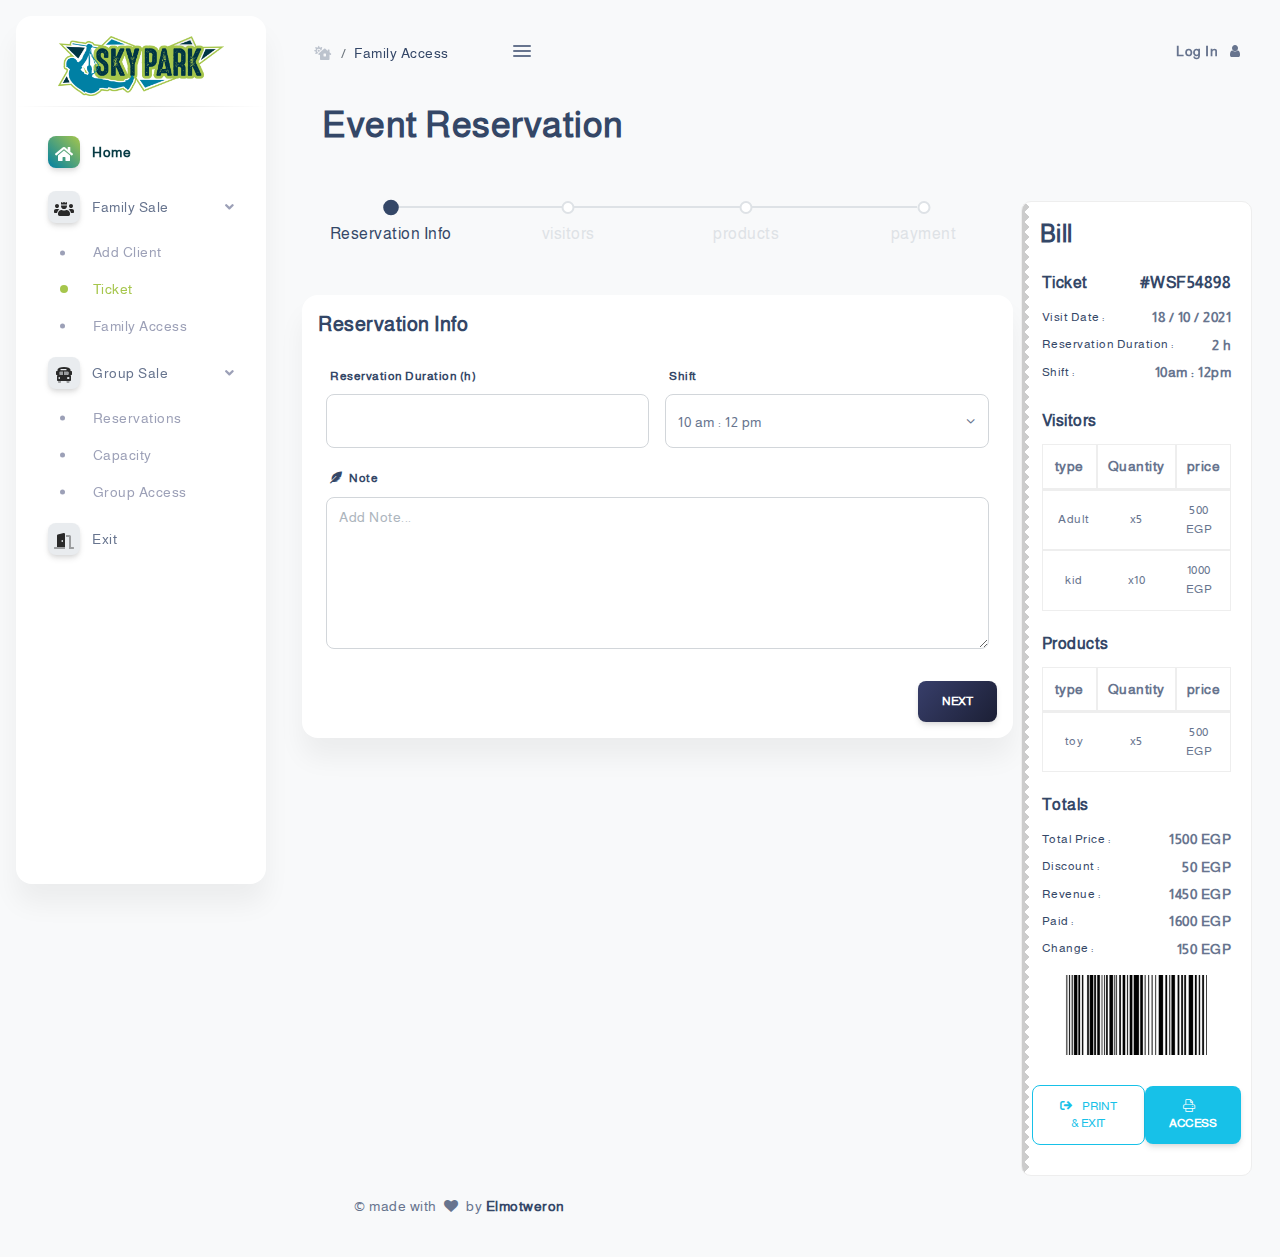
<file: reservation-info.html>
<!DOCTYPE html>
<html>

<head>
  <meta charset="utf-8" />
  <meta name="viewport" content="width=device-width, initial-scale=1, shrink-to-fit=no">
  <link rel="icon" type="image/png" href="img/favicon.png">
  <title> Sky Park </title>
  <!-- CSS Files -->
  <link id="pagestyle" href="css/app.min.css" rel="stylesheet" />
  <link href="css/font.awesome.css" rel="stylesheet" />
  <!-- data table -->
  <link href="css/datatables.min.css" rel="stylesheet" />

  <link href="css/style.css" rel="stylesheet" />
</head>

<body class="g-sidenav-show  bg-gray-100">
  <!-- ================================ Side Nav ============== -->
  <aside id="sidenav-main"
    class="sidenav navbar navbar-vertical navbar-expand-xs border-0 border-radius-xl my-3 fixed-start ms-3 bg-white">
    <div class="sidenav-header">
      <i class="fas fa-times p-3 cursor-pointer text-secondary opacity-5 position-absolute end-0 top-0 d-xl-none"
        aria-hidden="true" id="iconSidenav"></i>
  <a class="navbar-brand m-0" href="index.html">
        <img src="img/logo.png" class="navbar-brand-img h-100" alt="main_logo">
        <!-- <span class="ms-1 font-weight-bold">Sky Park</span> -->
      </a>
    </div>
    <hr class="horizontal dark mt-0">
    <div class="collapse navbar-collapse  w-auto h-auto h-100" id="sidenav-collapse-main">
      <ul class="navbar-nav">
        <!-- nav-item  -->
        <li class="nav-item">
          <a href="index.html" class="nav-link active">
            <div
              class="icon icon-shape icon-sm shadow border-radius-md bg-white text-center d-flex align-items-center justify-content-center  me-2">
              <i class="fas fa-home"></i>
            </div>
            <span class="nav-link-text ms-1">Home</span>
          </a>
        </li>
        <!-- nav-item  -->
        <li class="nav-item">
          <a data-bs-toggle="collapse" href="#familySale" class="nav-link " aria-controls="familySale" role="button"
            aria-expanded="false">
            <div
              class="icon icon-shape icon-sm shadow border-radius-md bg-white text-center d-flex align-items-center justify-content-center  me-2">
              <i class="fas fa-users-crown"></i>
            </div>
            <span class="nav-link-text ms-1">Family Sale</span>
          </a>
          <div class="collapse  show " id="familySale">
            <ul class="nav ms-4 ps-3">
              <li class="nav-item ">
                <a class="nav-link " href="add-client.html">
                  <span class="sidenav-mini-icon"> A </span>
                  <span class="sidenav-normal"> Add Client </span>
                </a>
              </li>
              <li class="nav-item active">
                <a class="nav-link " href="ticket.html">
                  <span class="sidenav-mini-icon"> T </span>
                  <span class="sidenav-normal"> Ticket </span>
                </a>
              </li>
              <li class="nav-item ">
                <a class="nav-link " href="family-access.html">
                  <span class="sidenav-mini-icon"> F </span>
                  <span class="sidenav-normal"> Family Access </span>
                </a>
              </li>
            </ul>
          </div>
        </li>
        <!-- nav-item  -->
        <li class="nav-item">
          <a data-bs-toggle="collapse" href="#groupSale" class="nav-link " aria-controls="groupSale" role="button"
            aria-expanded="false">
            <div
              class="icon icon-shape icon-sm shadow border-radius-md bg-white text-center d-flex align-items-center justify-content-center  me-2">
              <i class="fad fa-bus-school"></i>
            </div>
            <span class="nav-link-text ms-1">Group Sale</span>
          </a>
          <div class="collapse show" id="groupSale">
            <ul class="nav ms-4 ps-3">
              
              <li class="nav-item ">
                <a class="nav-link " href="reservations.html">
                  <span class="sidenav-mini-icon"> R </span>
                  <span class="sidenav-normal"> Reservations </span>
                </a>
              </li>
    
              <li class="nav-item ">
                <a class="nav-link " href="capacity.html">
                  <span class="sidenav-mini-icon"> C </span>
                  <span class="sidenav-normal"> Capacity </span>
                </a>
              </li>
            
              <li class="nav-item ">
                <a class="nav-link " href="group-access.html">
                  <span class="sidenav-mini-icon"> G </span>
                  <span class="sidenav-normal"> Group Access </span>
                </a>
              </li>
            </ul>
          </div>
        </li>
        <!-- nav-item  -->
        <li class="nav-item">
          <a href="exit.html" class="nav-link ">
            <div
              class="icon icon-shape icon-sm shadow border-radius-md bg-white text-center d-flex align-items-center justify-content-center  me-2">
              <i class="fad fa-door-open"></i>
            </div>
            <span class="nav-link-text ms-1">Exit</span>
          </a>
        </li>
      </ul>
    </div></aside>
  <!-- ================================ end Side Nav ================== -->
  <main class="main-content position-relative max-height-vh-100 h-100 border-radius-lg ">
    <!-- ================================ NavBar ================== -->
    <nav id="navbarBlur"
      class="navbar navbar-main navbar-expand-lg position-sticky mt-4 top-1 p-2 px-3 mx-4 shadow-none border-radius-xl z-index-sticky"
      data-scroll="true"> <nav aria-label="breadcrumb">
        <ol class="breadcrumb bg-transparent mb-0 pb-0 pt-1 px-0 me-sm-6 me-2">
          <li class="breadcrumb-item text-sm">
            <a class="opacity-3 text-dark" href="index.html">
              <i class="fas fa-house-day"></i>
            </a>
          </li>
          <li class="breadcrumb-item text-sm text-dark active" aria-current="page">family Access</li>
        </ol>
      </nav>
      <div class="sidenav-toggler sidenav-toggler-inner d-xl-block d-none ">
        <a href="#!" class="nav-link text-body p-0">
          <div class="sidenav-toggler-inner">
            <i class="sidenav-toggler-line"></i>
            <i class="sidenav-toggler-line"></i>
            <i class="sidenav-toggler-line"></i>
          </div>
        </a>
      </div>
      <div class="collapse navbar-collapse  me-md-0 me-sm-4" id="navbar">
        <ul class="ms-md-auto navbar-nav  justify-content-end">
          <li class="nav-item d-flex align-items-center">
            <a href="login.html" class="nav-link text-body font-weight-bold px-0">
              <span class="d-inline">Log In</span>
              <i class="fa fa-user ms-2"></i>
            </a>
          </li>
          <li class="nav-item d-xl-none ps-3 d-flex align-items-center">
            <a href="#!" class="nav-link text-body p-0" id="iconNavbarSidenav">
              <div class="sidenav-toggler-inner">
                <i class="sidenav-toggler-line"></i>
                <i class="sidenav-toggler-line"></i>
                <i class="sidenav-toggler-line"></i>
              </div>
            </a>
          </li>
        </ul>
      </div> </nav>
    <!-- ================================ end NavBar ================== -->
    <content class="container-fluid pt-4">
      <!-- ((((((((((((((((((((((((((((((((((((((((((())))))))))))))))))))))))))))))))))))))))))) -->
      <!-- ((((((((((((((((((((((((((((((((((((((((((())))))))))))))))))))))))))))))))))))))))))) -->
      <!-- ((((((((((((((((((((((((((((((((((((((((((())))))))))))))))))))))))))))))))))))))))))) -->
      <!-- ((((((((((((((((((((((((((((((((((((((((((())))))))))))))))))))))))))))))))))))))))))) -->
      <h2 class="MainTiltle mb-5 ms-4"> Event Reservation </h2>

      <div class="multisteps-form">
        <form  action="group-access.html" class="row">
          <div class="col-lg-9 p-1 ">
            <div class="multisteps-form__progress mb-5">
              <button type="button" class="multisteps-form__progress-btn js-active" title="ReservationInfo"> Reservation Info </button>
              <button type="button" class="multisteps-form__progress-btn" title="visitors"> visitors</button>
              <button type="button" class="multisteps-form__progress-btn" title="products"> products</button>
              <button type="button" class="multisteps-form__progress-btn" title="payment"> payment</button>
            </div>
            <div class="multisteps-form__form mb-2">
              <!-- step 1 -->
              <div class="card multisteps-form__panel p-3 border-radius-xl bg-white js-active" data-animation="FadeIn">
                <h5 class="font-weight-bolder">Reservation Info</h5>
                <div class="multisteps-form__content">
                  <div class="row mt-3">
                    <div class="col-sm-6 p-2">
                      <label>Reservation Duration (h) </label>
                      <input class="form-control" type="number" />
                    </div>
                    <div class="col-sm-6 p-2">
                      <label class="form-label"> shift </label>
                      <select class="form-control" id="choices-shift">
                        <option value="">10 am : 12 pm</option>
                        <option value="">11 am : 01 pm</option>
                        <option value="">12 pm : 02 pm</option>
                        <option value="">01 pm : 03 pm</option>
                      </select>
                    </div>
                    <div class="col-sm-12 p-2">
                      <label class="form-label"> <i class="fas fa-feather-alt me-1"></i> Note </label>
                      <textarea name="" id="" class="form-control" rows="6" placeholder="Add Note..."></textarea>
                  

                    </div>
                  </div>
                  <div class="button-row d-flex mt-4">
                    <button class="btn bg-gradient-dark ms-auto mb-0 js-btn-next" type="button">Next</button>
                  </div>
                </div>
              </div>
              <!-- step 2 -->
              <div class="card multisteps-form__panel p-3 border-radius-xl bg-white " data-animation="FadeIn">
                <h5 class="font-weight-bolder">visitors</h5>
                <div class="multisteps-form__content">
                  <div class="row mt-3">
                    <!-- visitor Type  -->
                    <div class="col-12 p-2">
                      <div class="visitorType">
                        <svg xmlns="http://www.w3.org/2000/svg" version="1.1" xmlns:xlink="http://www.w3.org/1999/xlink"
                          xmlns:svgjs="http://svgjs.com/svgjs" width="512" height="512" x="0" y="0"
                          viewBox="0 0 511 511.99907" style="enable-background:new 0 0 512 512" xml:space="preserve">
                          <g>
                            <path xmlns="http://www.w3.org/2000/svg"
                              d="m80.027344 468.589844c2.339844 8.625 1.164062 17.640625-3.3125 25.398437-1.894532 3.273438-4.28125 6.15625-7.058594 8.582031h311.675781c-2.777343-2.425781-5.164062-5.308593-7.058593-8.582031-4.476563-7.757812-5.652344-16.773437-3.3125-25.398437l8.035156-29.625h-44.917969v-94.660156c0-1.503907-.046875-2.992188-.128906-4.476563 36.382812-.324219 70.519531-18.15625 91.347656-47.332031-4.011719 1.75-8.363281 2.679687-12.84375 2.679687-8.328125 0-16.121094-3.207031-21.945313-9.03125-5.195312-5.195312-8.363281-12.128906-8.925781-19.53125-15.101562 18.671875-40.589843 27.695313-65.324219 20.871094-.578124-.160156-4.46875-2.460937-10.253906-5.628906-17.929687 12.160156-39.585937 19.28125-62.890625 19.28125h-33.242187c-23.609375 0-45.527344-7.308594-63.59375-19.761719-17.964844 15.191406-29.363282 37.738281-29.363282 62.929688v94.660156h-44.921874zm133.175781-41.941406c2.578125-6.929688 7.601563-12.71875 14.148437-16.308594l.109376-.058594 19.375-18.023438c1.628906-1.527343 3.75-2.367187 5.976562-2.367187 2.441406 0 4.703125.980469 6.375 2.757813l1.816406 1.941406c3.292969 3.511718 3.113282 9.050781-.398437 12.34375l-2.976563 2.792968 1.5.566407 22.648438 8.425781c4.144531 1.539062 6.265625 6.167969 4.722656 10.3125l-.855469 2.308594c-1.164062 3.125-4.1875 5.226562-7.519531 5.226562-.953125 0-1.894531-.167968-2.796875-.503906l-20.867187-7.761719-1.25 3.355469 25.261718 9.394531c2.007813.746094 3.605469 2.230469 4.5 4.179688.890625 1.949219.972656 4.128906.222656 6.136719l-.855468 2.304687c-1.164063 3.128906-4.183594 5.230469-7.519532 5.230469-.953124 0-1.894531-.171875-2.796874-.503906l-25.257813-9.394532-1.25 3.355469 20.867187 7.761719c2.007813.746094 3.605469 2.230468 4.5 4.179687.890626 1.945313.972657 4.125.222657 6.136719l-.855469 2.304688c-1.164062 3.128906-4.183594 5.230468-7.519531 5.230468-.953125 0-1.894531-.171875-2.792969-.507812l-27.589844-10.261719c-16.582031-6.164063-25.167968-24.355469-19.144531-40.554687zm0 0"
                              fill="#D5E962" data-original="#d5e962"></path>
                            <path xmlns="http://www.w3.org/2000/svg"
                              d="m243.113281 301.136719h-33.242187c-7.046875 0-13.9375-.65625-20.625-1.902344 3.8125 16.886719 19.058594 29.511719 37.300781 29.511719 18.246094 0 33.5-12.636719 37.304687-29.53125-6.722656 1.257812-13.652343 1.921875-20.738281 1.921875zm0 0"
                              fill="#FFC987" data-original="#ffc987"></path>
                            <path xmlns="http://www.w3.org/2000/svg"
                              d="m213.492188 301.136719h-3.621094c-7.046875 0-13.9375-.65625-20.625-1.902344 3.8125 16.886719 19.058594 29.511719 37.300781 29.511719 4.148437 0 8.140625-.660156 11.878906-1.867188-12.082031-3.902344-21.503906-13.585937-24.933593-25.742187zm0 0"
                              fill="#E5B579" data-original="#e5b579"></path>
                            <path xmlns="http://www.w3.org/2000/svg"
                              d="m98.070312 190.105469v-45.59375c0-.074219 0-.148438 0-.222657h-10.089843c-14.539063 0-26.4375 11.816407-26.4375 26.257813v21.953125c0 14.441406 11.898437 26.257812 26.4375 26.257812h13.871093c-2.464843-9.140624-3.78125-18.746093-3.78125-28.652343zm0 0"
                              fill="#FFC987" data-original="#ffc987"></path>
                            <path xmlns="http://www.w3.org/2000/svg"
                              d="m364.996094 144.289062h-10.09375c0 .074219.003906.148438.003906.222657v45.59375c0 9.90625-1.320312 19.511719-3.78125 28.65625h13.871094c14.539062 0 26.4375-11.816407 26.4375-26.261719v-21.953125c0-14.441406-11.898438-26.257813-26.4375-26.257813zm0 0"
                              fill="#FFC987" data-original="#ffc987"></path>
                            <path xmlns="http://www.w3.org/2000/svg"
                              d="m285.269531 59.359375c-.171875-.347656-.339843-.695313-.503906-1.046875l-.878906-1.828125-1 1.027344c-20.703125 21.347656-48.855469 46.796875-65.398438 46.796875-3.695312 0-6.257812-1.097656-7.613281-3.257813-3.765625-6 2.082031-18.28125 2.140625-18.40625l-1.558594-1.1875c-.257812.226563-26.074219 22.585938-44.238281 22.585938-2.367188 0-4.523438-.386719-6.40625-1.148438-6.6875-2.707031-10.34375-6.199219-10.875-10.382812-1.085938-8.566407 10.972656-17.601563 11.09375-17.691407l-1.097656-1.667968c-.347656.199218-30.144532 17.402344-50.984375 22.214844-6.980469 14.960937-10.878907 31.601562-10.878907 49.144531v45.59375c0 61.875 50.496094 112.03125 112.800782 112.03125h33.242187c62.292969 0 112.792969-50.15625 112.792969-112.03125 0 0 0-43.980469 0-45.59375 0-11.445313-1.664062-22.511719-4.753906-32.976563-29.238282-5.640625-51.375-23.152344-65.882813-52.175781zm0 0"
                              fill="#FFD5B3" data-original="#ffd5b3"></path>
                            <path xmlns="http://www.w3.org/2000/svg"
                              d="m128.785156 144.511719c0-24.53125 7.617188-47.3125 20.648438-66.179688-10.5625 5.523438-27.917969 13.902344-41.484375 17.035157-6.980469 14.960937-10.878907 31.601562-10.878907 49.144531v45.59375c0 6.351562.539063 12.570312 1.5625 18.632812.003907-.011719.007813-.019531.015626-.027343 6.042968-4.449219 13.535156-7.085938 21.652343-7.085938 3.183594 0 6.269531.410156 9.210938 1.171875-.472657-4.167969-.722657-8.398437-.722657-12.691406-.003906 0-.003906-43.980469-.003906-45.59375zm0 0"
                              fill="#E5BFA1" data-original="#e5bfa1"></path>
                            <path xmlns="http://www.w3.org/2000/svg"
                              d="m150.867188 256.691406c-4.355469 6.726563-10.925782 11.925782-18.699219 14.585938-.28125-.265625-.566407-.527344-.859375-.789063 20.308594 19.585938 48.011718 31.648438 78.5625 31.648438h31.714844c-37.191407 0-70.171876-17.875-90.71875-45.445313zm0 0"
                              fill="#E5BFA1" data-original="#e5bfa1"></path>
                            <g xmlns="http://www.w3.org/2000/svg" fill="#775436">
                              <path
                                d="m160.835938 174.128906c-4.144532 0-7.5-3.359375-7.5-7.5v-8.617187c0-4.144531 3.355468-7.5 7.5-7.5 4.140624 0 7.5 3.355469 7.5 7.5v8.617187c0 4.140625-3.359376 7.5-7.5 7.5zm0 0"
                                fill="#775436" data-original="#775436"></path>
                              <path
                                d="m292.140625 174.128906c-4.140625 0-7.5-3.359375-7.5-7.5v-8.617187c0-4.144531 3.359375-7.5 7.5-7.5 4.144531 0 7.5 3.355469 7.5 7.5v8.617187c0 4.140625-3.355469 7.5-7.5 7.5zm0 0"
                                fill="#775436" data-original="#775436"></path>
                              <path
                                d="m233.828125 193.742188h-9.53125c-6.972656 0-12.648437-5.675782-12.648437-12.652344v-15.179688c0-4.140625 3.355468-7.5 7.5-7.5 4.140624 0 7.5 3.359375 7.5 7.5v12.832032h7.179687c4.144531 0 7.5 3.359374 7.5 7.5 0 4.144531-3.355469 7.5-7.5 7.5zm0 0"
                                fill="#775436" data-original="#775436"></path>
                            </g>
                            <path xmlns="http://www.w3.org/2000/svg"
                              d="m120.300781 201.625c-8.121093 0-15.613281 2.636719-21.65625 7.085938 4.117188 24.453124 16.203125 46.207031 33.523438 62.566406 14.195312-4.855469 24.390625-18.167969 24.390625-33.839844 0-19.777344-16.234375-35.8125-36.257813-35.8125zm0 0"
                              fill="#FFB98A" data-original="#ffb98a"></path>
                            <path xmlns="http://www.w3.org/2000/svg"
                              d="m332.675781 201.625c-20.023437 0-36.257812 16.035156-36.257812 35.8125 0 15.675781 10.199219 28.984375 24.390625 33.839844 17.320312-16.359375 29.40625-38.113282 33.523437-62.5625-6.042969-4.453125-13.539062-7.089844-21.65625-7.089844zm0 0"
                              fill="#FFB98A" data-original="#ffb98a"></path>
                            <path xmlns="http://www.w3.org/2000/svg"
                              d="m226.488281 271.734375c-23.519531 0-42.652343-20.789063-42.652343-46.34375 0-3.320313 2.726562-6.015625 6.09375-6.015625h73.117187c3.367187 0 6.09375 2.691406 6.09375 6.015625 0 25.554687-19.132813 46.34375-42.652344 46.34375zm0 0"
                              fill="#FB8276" data-original="#fb8276"></path>
                            <path xmlns="http://www.w3.org/2000/svg"
                              d="m215.582031 225.390625c0-3.320313 2.730469-6.015625 6.09375-6.015625h-31.746093c-3.367188 0-6.09375 2.691406-6.09375 6.015625 0 25.554687 19.132812 46.34375 42.652343 46.34375 5.609375 0 10.960938-1.195313 15.871094-3.339844-15.675781-6.859375-26.777344-23.542969-26.777344-43.003906zm0 0"
                              fill="#E1756A" data-original="#e1756a"></path>
                            <path xmlns="http://www.w3.org/2000/svg"
                              d="m354.601562 70.714844c-10.964843-21.714844-28.605468-38.480469-52.617187-50.054688-117.898437-60.628906-204.1875 28.304688-213.339844 60.808594-11.328125 40.234375 70.792969-7.453125 70.792969-7.453125s-26.03125 19.265625 0 29.804687c18.40625 7.449219 51.679688-21.605468 51.679688-21.605468s-11.144532 23.097656 6.371093 23.097656c16.785157 0 44.855469-25.179688 66.117188-47.101562.257812.53125.503906 1.0625.773437 1.597656 16.234375 32.480468 41.929688 50.695312 76.375 54.140625.132813.011719.269532.019531.402344.019531 1.105469 0 2.171875-.457031 2.972656-1.277344.890625-.921875 1.355469-2.210937 1.261719-3.523437-.523437-7.417969-2.625-22.273438-10.789063-38.453125zm0 0"
                              fill="#FFC502" data-original="#ffc502"></path>
                            <path xmlns="http://www.w3.org/2000/svg"
                              d="m119.816406 81.46875c6.4375-22.863281 51.042969-73.648438 117.964844-80.660156-84.035156-8.652344-141.746094 54.410156-149.136719 80.660156-5.652343 20.082031 11.976563 18.257812 31.054688 11.394531-1.242188-2.554687-1.332031-6.253906.117187-11.394531zm0 0"
                              fill="#E5B102" data-original="#e5b102"></path>
                            <path xmlns="http://www.w3.org/2000/svg"
                              d="m80.996094 468.328125c5.015625 18.503906-6.101563 37.523437-24.835938 42.480469-18.734375 4.957031-37.988281-6.023438-43.011718-24.527344l-11.441407-42.1875c-5.019531-18.507812 6.097657-37.523438 24.832031-42.484375 18.734376-4.957031 37.988282 6.023437 43.011719 24.527344zm0 0"
                              fill="#89C947" data-original="#89c947"></path>
                            <path xmlns="http://www.w3.org/2000/svg"
                              d="m44.859375 486.28125-11.445313-42.1875c-4.378906-16.144531 3.527344-32.679688 18.058594-39.929688-7.445312-3.71875-16.242187-4.851562-24.933594-2.554687-18.734374 4.957031-29.855468 23.976563-24.835937 42.484375l11.445313 42.1875c5.023437 18.503906 24.277343 29.484375 43.011718 24.527344 2.390625-.632813 4.652344-1.496094 6.777344-2.554688-8.601562-4.296875-15.386719-12.050781-18.078125-21.972656zm0 0"
                              fill="#7BB540" data-original="#7bb540"></path>
                            <path xmlns="http://www.w3.org/2000/svg"
                              d="m369.996094 468.328125c-5.019532 18.503906 6.097656 37.523437 24.832031 42.480469 18.734375 4.957031 37.988281-6.023438 43.011719-24.527344l11.445312-42.1875c5.019532-18.507812-6.101562-37.527344-24.835937-42.484375-18.730469-4.957031-37.988281 6.023437-43.007813 24.527344zm0 0"
                              fill="#89C947" data-original="#89c947"></path>
                            <path xmlns="http://www.w3.org/2000/svg"
                              d="m401.90625 468.328125 11.445312-42.191406c2.683594-9.878907 9.421876-17.609375 17.972657-21.917969-2.152344-1.082031-4.449219-1.964844-6.875-2.609375-18.730469-4.957031-37.988281 6.023437-43.007813 24.527344l-11.449218 42.191406c-5.015626 18.503906 6.101562 37.523437 24.835937 42.480469 8.730469 2.3125 17.574219 1.15625 25.039063-2.605469-14.464844-7.273437-22.328126-23.769531-17.960938-39.875zm0 0"
                              fill="#7BB540" data-original="#7bb540"></path>
                            <path xmlns="http://www.w3.org/2000/svg"
                              d="m225.496094 359.308594c-1.972656 0-3.910156-.800782-5.300782-2.199219-1.402343-1.402344-2.199218-3.332031-2.199218-5.300781 0-1.980469.796875-3.910156 2.199218-5.3125 1.390626-1.386719 3.328126-2.1875 5.300782-2.1875 1.96875 0 3.910156.800781 5.296875 2.1875 1.402343 1.402344 2.203125 3.332031 2.203125 5.3125 0 1.96875-.800782 3.898437-2.203125 5.300781-1.386719 1.398437-3.328125 2.199219-5.296875 2.199219zm0 0"
                              fill="#368C0E" data-original="#368c0e"></path>
                            <path xmlns="http://www.w3.org/2000/svg"
                              d="m225.496094 385.058594c-1.972656 0-3.910156-.800782-5.300782-2.191406-1.402343-1.398438-2.199218-3.328126-2.199218-5.308594 0-1.972656.796875-3.910156 2.199218-5.300782 1.390626-1.398437 3.328126-2.199218 5.300782-2.199218 1.980468 0 3.910156.800781 5.296875 2.199218 1.402343 1.390626 2.203125 3.328126 2.203125 5.300782 0 1.980468-.800782 3.910156-2.203125 5.308594-1.386719 1.390624-3.328125 2.191406-5.296875 2.191406zm0 0"
                              fill="#368C0E" data-original="#368c0e"></path>
                            <path xmlns="http://www.w3.org/2000/svg"
                              d="m213.203125 426.648438c1.933594-5.195313 5.246094-9.753907 9.542969-13.222657-29.097656-4.859375-51.363282-30.492187-51.363282-61.304687 0-14.011719-11.21875-25.367188-25.054687-25.367188-13.839844 0-25.054687 11.355469-25.054687 25.367188 0 60.417968 47.125 109.894531 106.117187 112.742187-13.261719-7.636719-19.574219-23.722656-14.1875-38.214843zm0 0"
                              fill="#89C947" data-original="#89c947"></path>
                            <path xmlns="http://www.w3.org/2000/svg"
                              d="m456.867188 252.761719-1.738282-1.738281c-3.523437-3.523438-9.234375-3.523438-12.761718 0l-15.035157 15.035156-1.117187-1.117188 18.351562-18.351562c3.519532-3.523438 3.519532-9.234375 0-12.757813l-1.742187-1.742187c-3.523438-3.523438-9.234375-3.523438-12.757813 0l-18.351562 18.351562-1.121094-1.117187 15.039062-15.039063c3.523438-3.519531 3.523438-9.234375 0-12.757812l-1.738281-1.738282c-3.523437-3.523437-9.234375-3.523437-12.761719 0l-17.039062 17.042969-.042969.039063-.789062-2.351563c-1.710938-5.097656-7.226563-7.839843-12.324219-6.128906l-2.519531.847656c-5.097657 1.710938-7.839844 7.226563-6.128907 12.328125l8.28125 24.996094c.539063 7.433594 3.605469 14.664062 9.230469 20.289062 12.628907 12.628907 33.335938 12.398438 46.25-.515624l20.816407-20.816407c3.523437-3.523437 3.523437-9.234375 0-12.757812zm0 0"
                              fill="#FFB98A" data-original="#ffb98a"></path>
                            <path xmlns="http://www.w3.org/2000/svg"
                              d="m271.183594 473.089844.859375-2.308594c1.734375-4.671875-.644531-9.863281-5.3125-11.601562l-19.933594-7.410157.554687-1.484375 24.324219 9.046875c4.667969 1.734375 9.863281-.640625 11.597657-5.3125l.859374-2.304687c1.738282-4.671875-.640624-9.863282-5.3125-11.601563l-24.324218-9.046875.550781-1.480468 19.933594 7.410156c4.667969 1.738281 9.863281-.640625 11.601562-5.308594l.855469-2.308594c1.738281-4.667968-.640625-9.863281-5.308594-11.597656l-22.59375-8.402344-.050781-.019531 1.804687-1.695313c3.925782-3.679687 4.121094-9.839843.441407-13.761718l-1.816407-1.9375c-3.675781-3.917969-9.835937-4.117188-13.757812-.4375l-19.28125 17.9375c-6.535156 3.582031-11.832031 9.378906-14.609375 16.835937-6.222656 16.738281 2.609375 35.472657 19.726563 41.839844l27.589843 10.257813c4.671875 1.738281 9.863281-.640626 11.601563-5.308594zm0 0"
                              fill="#FFB98A" data-original="#ffb98a"></path>
                          </g>
                        </svg>
                        <span class="visitor"> toddler </span>
                        <span class="count">12</span>
                      </div>
                      <div class="visitorType">
                        <svg xmlns="http://www.w3.org/2000/svg" version="1.1" xmlns:xlink="http://www.w3.org/1999/xlink"
                          xmlns:svgjs="http://svgjs.com/svgjs" width="512" height="512" x="0" y="0"
                          viewBox="0 0 464.001 464.001" style="enable-background:new 0 0 512 512" xml:space="preserve">
                          <g>
                            <g xmlns="http://www.w3.org/2000/svg">
                              <path style=""
                                d="M388.628,437.023l-10.126-81.012c-1.529-12.228-9.943-22.492-21.633-26.389l-39.047-13.016   c-5.362-1.788-11.244-0.649-15.379,2.874l-11.502-3.834c-6.533-2.178-10.94-8.292-10.94-15.179v-25.802l34.461-14.359   C332.349,252.855,344,235.378,344,216v-8c13.255,0,24-10.745,24-24c0-5.979-2.191-11.443-5.808-15.645   C368.983,143.637,388.07,65.449,368,32l8-32c0,0-84,2-128,16l16-16c0,0-112.5,0-135.993,39.993L128,40c0,0-40-0.333-40,48   c0,17.69,9.867,61.862,14.103,80.015C98.31,172.259,96,177.859,96,184c0,13.255,10.745,24,24,24v8   c0,19.377,11.651,36.854,29.538,44.308L184,274.667v25.801c0,6.887-4.407,13.001-10.94,15.179l-11.502,3.834   c-4.135-3.523-10.017-4.662-15.379-2.874l-39.047,13.016c-11.691,3.897-20.105,14.161-21.633,26.389l-10.126,81.012   C73.582,451.348,84.751,464,99.187,464h0.225h265.176h0.225C379.249,464,390.419,451.348,388.628,437.023z"
                                fill="#FFD7A3" data-original="#ffd7a3"></path>
                              <g>
                                <path style=""
                                  d="M280,274.667l-96,0.001v25.801c0,5.759-3.186,10.831-8.017,13.659    C243.077,325.871,280,274.667,280,274.667z"
                                  fill="#FDC88E" data-original="#fdc88e"></path>
                              </g>
                              <g>
                                <path style=""
                                  d="M104,176c0,0-16-65.474-16-88c0-48.333,40-48,40-48l0.007-0.007C151.5,0,264,0,264,0l-16,16    C292,2,376,0,376,0l-8,32c24,40-8,144-8,144H104z"
                                  fill="#734A3E" data-original="#734a3e"></path>
                              </g>
                              <g>
                                <path style=""
                                  d="M264,0c0,0-112.5,0-135.993,39.993L128,40c0,0-40-0.333-40,48c0,22.526,16,88,16,88    S270.334,101.667,376,0c0,0-84,2-128,16L264,0z"
                                  fill="#623F33" data-original="#623f33"></path>
                              </g>
                              <path style=""
                                d="M344,160v-16c0-22.091-17.909-40-40-40H160c-22.091,0-40,17.909-40,40v16c-13.255,0-24,10.745-24,24   s10.745,24,24,24v8c0,19.377,11.651,36.854,29.538,44.308l51.691,21.538c9.75,4.063,20.208,6.154,30.77,6.154l0,0   c10.562,0,21.019-2.092,30.769-6.154l51.694-21.539C332.349,252.855,344,235.378,344,216v-8c13.255,0,24-10.745,24-24   S357.255,160,344,160z"
                                fill="#FFE1B2" data-original="#ffe1b2"></path>
                              <g>
                                <path style=""
                                  d="M176,192L176,192c-4.4,0-8-3.6-8-8v-8c0-4.4,3.6-8,8-8l0,0c4.4,0,8,3.6,8,8v8    C184,188.4,180.4,192,176,192z"
                                  fill="#623F33" data-original="#623f33"></path>
                              </g>
                              <g>
                                <path style=""
                                  d="M288,192L288,192c-4.4,0-8-3.6-8-8v-8c0-4.4,3.6-8,8-8l0,0c4.4,0,8,3.6,8,8v8    C296,188.4,292.4,192,288,192z"
                                  fill="#623F33" data-original="#623f33"></path>
                              </g>
                              <g>
                                <g>
                                  <path style=""
                                    d="M232,248.219c-14.223,0-27.527-3.5-36.5-9.605c-3.652-2.484-4.602-7.461-2.113-11.113     c2.48-3.648,7.461-4.598,11.113-2.113c6.289,4.277,16.57,6.832,27.5,6.832s21.211-2.555,27.5-6.832     c3.66-2.492,8.629-1.539,11.113,2.113c2.488,3.652,1.539,8.629-2.113,11.113C259.528,244.719,246.223,248.219,232,248.219z"
                                    fill="#E4B07B" data-original="#e4b07b"></path>
                                </g>
                              </g>
                              <g>
                                <path style=""
                                  d="M388.628,437.024l-10.126-81.012c-1.528-12.228-9.943-22.492-21.633-26.389l-39.047-13.016    c-6.8-2.267-14.45,0.154-18.291,6.206C285.349,345.157,260.424,360,232,360s-53.349-14.844-67.53-37.187    c-3.841-6.052-11.491-8.473-18.291-6.206l-39.047,13.016c-11.691,3.897-20.105,14.161-21.633,26.389l-10.126,81.012    c-1.791,14.324,9.379,26.977,23.815,26.977h265.626C379.249,464.001,390.419,451.348,388.628,437.024z"
                                  fill="#00BEA4" data-original="#00bea4"></path>
                              </g>
                              <g>
                                <path style=""
                                  d="M92.168,340.168c-3.552,4.497-5.93,9.93-6.669,15.843l-10.126,81.012    C73.582,451.348,84.752,464,99.188,464H144v-52.067c0-7.697-2.774-15.135-7.813-20.953L92.168,340.168z"
                                  fill="#00AB9A" data-original="#00ab9a"></path>
                              </g>
                              <g>
                                <path style=""
                                  d="M371.832,340.168c3.552,4.497,5.93,9.93,6.669,15.843l10.126,81.012    c1.791,14.325-9.379,26.977-23.815,26.977H320v-52.067c0-7.697,2.774-15.135,7.813-20.953L371.832,340.168z"
                                  fill="#00AB9A" data-original="#00ab9a"></path>
                              </g>
                              <path style=""
                                d="M161.996,243.723c-6.482-6.95-9.995-16.121-9.995-25.625v-90.66   c25.463-1.909,105.744-8.852,152-23.438H160c-2.754,0-5.421,0.321-8,0.881v-0.075c-18.257,3.707-32,19.843-32,39.194v16   c-13.255,0-24,10.745-24,24s10.745,24,24,24v8c0,19.378,11.651,36.855,29.538,44.308l51.69,21.538   c2.53,1.054,5.112,1.962,7.727,2.749C186.111,267.883,170.905,253.274,161.996,243.723z"
                                fill="#FFD7A3" data-original="#ffd7a3"></path>
                            </g>
                            <g xmlns="http://www.w3.org/2000/svg">
                            </g>
                            <g xmlns="http://www.w3.org/2000/svg">
                            </g>
                            <g xmlns="http://www.w3.org/2000/svg">
                            </g>
                            <g xmlns="http://www.w3.org/2000/svg">
                            </g>
                            <g xmlns="http://www.w3.org/2000/svg">
                            </g>
                            <g xmlns="http://www.w3.org/2000/svg">
                            </g>
                            <g xmlns="http://www.w3.org/2000/svg">
                            </g>
                            <g xmlns="http://www.w3.org/2000/svg">
                            </g>
                            <g xmlns="http://www.w3.org/2000/svg">
                            </g>
                            <g xmlns="http://www.w3.org/2000/svg">
                            </g>
                            <g xmlns="http://www.w3.org/2000/svg">
                            </g>
                            <g xmlns="http://www.w3.org/2000/svg">
                            </g>
                            <g xmlns="http://www.w3.org/2000/svg">
                            </g>
                            <g xmlns="http://www.w3.org/2000/svg">
                            </g>
                            <g xmlns="http://www.w3.org/2000/svg">
                            </g>
                          </g>
                        </svg>
                        <span class="visitor"> Kid </span>
                        <span class="count">1</span>
                      </div>
                      <div class="visitorType">
                        <svg xmlns="http://www.w3.org/2000/svg" version="1.1" xmlns:xlink="http://www.w3.org/1999/xlink"
                          xmlns:svgjs="http://svgjs.com/svgjs" width="512" height="512" x="0" y="0" viewBox="0 0 44 58"
                          style="enable-background:new 0 0 512 512" xml:space="preserve">
                          <g>
                            <g xmlns="http://www.w3.org/2000/svg" id="Page-1" fill="none" fill-rule="evenodd">
                              <g id="013---Beard-Man" fill-rule="nonzero" fill="none">
                                <path id="Shape"
                                  d="m8.986 28.924c-3.342.632-5.675-3.214-4.8-6.324.09380939-.6311401.49349582-1.1751239 1.06776246-1.453253.57426664-.2781292 1.24888287-.2544522 1.80223754.063253z"
                                  fill="#F9C795" data-original="#f9c795"></path>
                                <path id="Shape"
                                  d="m36.94 21.21c.5533547-.3177052 1.2279709-.3413822 1.8022375-.063253.5742667.2781291.9739531.8221129 1.0677625 1.453253.879 3.11-1.454 6.956-4.8 6.324z"
                                  fill="#F9C795" data-original="#f9c795"></path>
                                <path id="Shape"
                                  d="m42.41 56.42c-2.447997.4907791-4.9220252.8413499-7.41 1.05-.63.06-1.29.11-2 .16-2.97.22-6.61.37-11 .37s-8.03-.15-11-.37c-.71-.05-1.37-.1-2-.16-2.48797481-.2086501-4.96200299-.5592209-7.41-1.05-.98582864-.2004328-1.66513766-1.1076113-1.58-2.11.89-9.1 9.22-7.36 13.96-8.31.200005-.0401574.3971091-.0936094.59-.16 1.08 1.55 13.8 1.55 14.88 0 .1928909.0663906.389995.1198426.59.16 4.74.95 13.07-.79 13.96 8.31.0851377 1.0023887-.5941714 1.9095672-1.58 2.11z"
                                  fill="#955BA5" data-original="#955ba5"></path>
                                <path id="Shape"
                                  d="m29.44 45.84c-1.8573038 2.6794652-4.1951145 4.9915074-6.895 6.819-.3321506.2128824-.7578494.2128824-1.09 0-2.6998855-1.8274926-5.0376962-4.1395348-6.895-6.819 1.87-.65 2.56-2.42 2.77-4.16h9.34c.21 1.74.9 3.51 2.77 4.16z"
                                  fill="#FDD7AD" data-original="#fdd7ad"></path>
                                <path id="Shape"
                                  d="m35 55v2.47c-.63.06-1.29.11-2 .16v-2.63c0-.5522847.4477153-1 1-1s1 .4477153 1 1z"
                                  fill="#894B9D" data-original="#894b9d"></path>
                                <path id="Shape" d="m36 28s0 6-3 10-8 4-11 4-8 0-11-4-3-10-3-10z" fill="#A56A43"
                                  data-original="#a56a43"></path>
                                <path id="Shape"
                                  d="m37 16c0 3.922.022 4.264-.05 4.98-.1724299 2.3572652-.4896957 4.7016921-.95 7.02 0 0-3 1-4 3-.3665582.8466354-1.0992132 1.4798849-1.99 1.72-3.55.92-4.23-.72-8.01-.72s-4.45 1.64-8.01.72c-.8907868-.2401151-1.6234418-.8733646-1.99-1.72-1-2-4-3-4-3-.4603043-2.3183079-.77757005-4.6627348-.95-7.02-.068-.68-.05-.69-.05-4.98.07641751-3.1214888 1.56171783-6.04061866 4.04-7.94h21.92c2.4782822 1.89938134 3.9635825 4.8185112 4.04 7.94z"
                                  fill="#FDD7AD" data-original="#fdd7ad"></path>
                                <path id="Shape"
                                  d="m23 30h-2c-.5522847 0-1-.4477153-1-1s.4477153-1 1-1h2c.5522847 0 1 .4477153 1 1s-.4477153 1-1 1z"
                                  fill="#F09372" data-original="#f09372"></path>
                                <circle id="Oval" cx="15" cy="24" fill="#ECF0F1" r="3" data-original="#ecf0f1"></circle>
                                <circle id="Oval" cx="15.5" cy="24" fill="#35495E" r="1.5" data-original="#35495e">
                                </circle>
                                <circle id="Oval" cx="29" cy="24" fill="#ECF0F1" r="3" data-original="#ecf0f1"></circle>
                                <circle id="Oval" cx="28.5" cy="24" fill="#35495E" r="1.5" data-original="#35495e">
                                </circle>
                                <path id="Shape"
                                  d="m11 20c-.4015264-.0024592-.7626425-.2448476-.9170167-.6155201-.15437423-.3706725-.0720646-.7977347.2090167-1.0844799 2.1952327-2.0764772 5.4575378-2.5517799 8.154-1.188.4942948.2468713.6948713.8477051.448 1.342-.2468713.4942948-.8477052.6948713-1.342.448-1.9280745-.9802775-4.2628431-.6545515-5.849.816-.1882903.1825449-.4407547.283818-.703.282z"
                                  fill="#805333" data-original="#805333"></path>
                                <path id="Shape"
                                  d="m33 20c-.2623399-.0011046-.5137394-.1052558-.7-.29-1.585988-1.4710486-3.9212809-1.7964484-5.849-.815-.4942948.2468713-1.0951287.0462948-1.342-.448-.2468712-.4942949-.0462948-1.0951287.448-1.342 2.6963117-1.364702 5.9591747-.8893179 8.154 1.188.2864278.2865085.37169.7175244.2159186 1.0915074-.1557715.373983-.5217944.6170295-.9269186.6154926z"
                                  fill="#805333" data-original="#805333"></path>
                                <path id="Shape"
                                  d="m11 55v2.63c-.71-.05-1.37-.1-2-.16v-2.47c0-.5522847.44771525-1 1-1 .5522847 0 1 .4477153 1 1z"
                                  fill="#894B9D" data-original="#894b9d"></path>
                                <path id="Shape"
                                  d="m24 36h-4c-.5522847 0-1-.4477153-1-1s.4477153-1 1-1h4c.5522847 0 1 .4477153 1 1s-.4477153 1-1 1z"
                                  fill="#F9C795" data-original="#f9c795"></path>
                                <path id="Shape"
                                  d="m37 16v1.33c-1.57-.55-2.53-1.12-4-3.33-.8742143-1.487023-1.9893954-2.8184816-3.3-3.94h-15.4c-1.3106046 1.1215184-2.4257857 2.452977-3.3 3.94-1.47 2.21-2.43 2.78-4 3.33v-1.33c.07641751-3.1214888 1.56171783-6.04061866 4.04-7.94h21.92c2.4782822 1.89938134 3.9635825 4.8185112 4.04 7.94z"
                                  fill="#805333" data-original="#805333"></path>
                                <path id="Shape"
                                  d="m13 4s2-4 9-4 10 2 10 2-2 1-2 2c0 0 3 0 4 1 0 0-1 0-1 2v1c-1 2-6 3-11 3s-10-1-11-3c-.807744-1.9184437-.807744-4.0815563 0-6 0 0 1 2 2 2z"
                                  fill="#A56A43" data-original="#a56a43"></path>
                              </g>
                            </g>
                          </g>
                        </svg>
                        <span class="visitor"> adult </span>
                      </div>
                    </div>
                    <!-- table -->
                    <div class="col-12 p-2 position-relative">
                      <table class=" customDataTable table table-bordered nowrap">
                        <thead>
                          <tr>
                            <th>Type</th>
                            <th>price </th>
                            <th>Quantity </th>
                            <th>Total Price</th>
                            <th>Actions</th>
                          </tr>
                        </thead>
                        <tbody>
                          <tr>
                            <td>Kid</td>
                            <td>80 EGP</td>
                            <td>
                              <div class="countInput">
                                <button type="button" class=" sub">-</button>
                                <input type="text" value="0" />
                                <button type="button" class=" add">+</button>
                              </div>
                            </td>
                            <td> 160 EGP </td>
                            <td>
                              <span class="controlIcons">
                                <span class="icon" data-bs-toggle="tooltip" title="Delete"> <i class="far fa-trash-alt"></i> </span>
                              </span>
                            </td>
                          </tr>
                        </tbody>
                      </table>
                    </div>
                  </div>
                  <div class="button-row d-flex mt-4">
                    <button class="btn bg-gradient-secondary mb-0 js-btn-prev" type="button">Prev</button>
                    <button class="btn bg-gradient-dark ms-auto mb-0 js-btn-next" type="button">Next</button>
                  </div>
                </div>
              </div>
              <!-- step 3 -->
              <div class="card multisteps-form__panel p-3 border-radius-xl bg-white " data-animation="FadeIn">
                <h5 class="font-weight-bolder">products</h5>
                <div class="multisteps-form__content">
                  <div class="row mt-3 align-items-end">
                    <div class="col-md-5 p-2">
                      <label class="form-label"> category </label>
                      <select class="form-control" id="choices-category">
                        <option value="">Toys</option>
                        <option value="">Meals</option>
                      </select>
                    </div>
                    <div class="col-md-5 p-2">
                      <label class="form-label"> product </label>
                      <select class="form-control" id="choices-product">
                        <option value="">Toys</option>
                        <option value="">Meals</option>
                      </select>
                    </div>
                    <div class="col-md-2 p-2">
                      <button type="button" class="btn btn-success w-100 "> ADD </button>
                    </div>
                    <div class="col-md-12 p-2  pt-5">
                      <table class=" customDataTable table table-bordered nowrap">
                        <thead>
                          <tr>
                            <th>Type</th>
                            <th>price </th>
                            <th>Quantity </th>
                            <th>Total Price</th>
                            <th>Actions</th>
                          </tr>
                        </thead>
                        <tbody>
                          <tr>
                            <td>Toy</td>
                            <td>80 EGP</td>
                            <td>
                              <div class="countInput">
                                <button type="button" class=" sub">-</button>
                                <input type="text" value="0" />
                                <button type="button" class=" add">+</button>
                              </div>
                            </td>
                            <td> 160 EGP </td>
                            <td>
                              <span class="controlIcons">
                                <span class="icon" data-bs-toggle="tooltip" title="Delete"> <i class="far fa-trash-alt"></i> </span>
                              </span>
                            </td>
                          </tr>
                        </tbody>
                      </table>
                    </div>
                  </div>
                </div>
                <div class="row">
                  <div class="button-row d-flex mt-4">
                    <button class="btn bg-gradient-secondary mb-0 js-btn-prev" type="button">Prev</button>
                    <button class="btn bg-gradient-dark ms-auto mb-0 js-btn-next" type="button">Next</button>
                  </div>
                </div>
              </div>
              <!-- step 4 -->
              <div class="card multisteps-form__panel p-3 border-radius-xl bg-white " data-animation="FadeIn">
                <h5 class="font-weight-bolder">payment</h5>
                <div class="multisteps-form__content">
                  <div class="row   mt-3">
                    <div class="col-12 p-2">
                      <div class="screens row">
                        <div class="screen col">
                          <span>total</span>
                          <strong> 1500 </strong>
                        </div>
                        <div class="screen col">
                          <span>discount</span>
                          <strong> 10% </strong>
                        </div>
                        <div class="screen col">
                          <span>revenue</span>
                          <strong> 1350 </strong>
                        </div>
                        <div class="screen col">
                          <span>paid</span>
                          <strong> 1400 </strong>
                        </div>
                        <div class="screen col">
                          <span>change</span>
                          <strong> 50 </strong>
                        </div>
                      </div>
                    </div>
                    <div class="col-12 p-2">
                      <div class="row align-items-end">
                        <div class="col-md-6 p-2">
                          <label class="form-label"> Discount Value </label>
                          <input type="number" class="form-control">
                        </div>
                        <div class="col-md-6 p-2">
                          <label class="form-label d-block"> Discount Type </label>
                          <div class="form-check d-inline-block py-2 mx-2 ">
                            <input class="form-check-input " type="radio" name="offerType" id="offerType1">
                            <label class="form-check-label" for="offerType1"> Percent </label>
                          </div>
                          <div class="form-check d-inline-block py-2 mx-2 ">
                            <input class="form-check-input " type="radio" name="offerType" id="offerType2">
                            <label class="form-check-label" for="offerType2"> Amount </label>
                          </div>
                        </div>
                      </div>
                    </div>
                    <div class="col-12 p-2">
                      <label class="form-label ">payment method</label>
                      <div class="paymentMethods">
                        <button class="btn" type="button" data-bs-toggle="collapse" data-bs-target="#payCash"
                          aria-expanded="false" aria-controls="payCash">
                          <svg xmlns="http://www.w3.org/2000/svg" version="1.1"
                            xmlns:xlink="http://www.w3.org/1999/xlink" xmlns:svgjs="http://svgjs.com/svgjs" width="512"
                            height="512" x="0" y="0" viewBox="0 0 512 512" style="enable-background:new 0 0 512 512"
                            xml:space="preserve">
                            <g>
                              <g xmlns="http://www.w3.org/2000/svg">
                                <path
                                  d="m512 256c0 140.918-112.835 254.779-253.748 255.991-46.334.398-89.854-11.513-127.487-32.662-3.054-1.716-4.991-4.871-5.232-8.366-3.792-55.004-43.503-100.128-95.847-112.086-5.833-1.332-10.599-5.517-12.744-11.102-10.944-28.49-16.942-59.432-16.942-91.775 0-141.787 114.115-255.947 255.902-256 141.43-.053 256.098 114.582 256.098 256z"
                                  fill="#F44545" data-original="#f44545"></path>
                                <path
                                  d="m467 231c0 102.725-83.275 186-186 186s-186-83.275-186-186 83.275-186 186-186 186 83.275 186 186z"
                                  fill="#FB5858" data-original="#fb5858"></path>
                                <path
                                  d="m401.977 213.63-2.494 2.494c-5.288 5.288-13.542 5.802-19.407 1.543 4.259 5.865 3.745 14.119-1.543 19.407l-2.495 2.494c-5.288 5.288-13.542 5.802-19.407 1.543 4.259 5.865 3.745 14.119-1.543 19.407l-2.494 2.494c-5.288 5.288-13.542 5.802-19.406 1.543 4.259 5.865 3.745 14.119-1.543 19.407l-2.494 2.494c-5.858 5.858-15.355 5.858-21.213 0l-54.651-54.651c-5.858-5.858-5.858-15.355 0-21.213l2.494-2.494c5.288-5.288 13.542-5.802 19.407-1.543-4.259-5.865-3.745-14.119 1.543-19.407l2.494-2.494c5.288-5.288 13.542-5.802 19.407-1.543-4.259-5.865-3.745-14.119 1.543-19.407l2.494-2.494c5.288-5.288 13.542-5.802 19.407-1.543-4.259-5.865-3.745-14.119 1.543-19.407l2.495-2.494c5.858-5.858 15.355-5.858 21.213 0l54.651 54.651c5.857 5.858 5.857 15.356-.001 21.213z"
                                  fill="#E09380" data-original="#e09380"></path>
                                <path
                                  d="m280.612 244.907 22.917 22.917-158.841 158.842-83.767-83.767 97.987-97.987c2.618-2.618 4.81-5.63 6.496-8.927l38.65-75.583c5.291-10.346 15.316-17.442 26.833-18.993l105.833-14.25 16.725 16.725-70.472 70.472 14.094 14.094z"
                                  fill="#FFBEAA" data-original="#ffbeaa"></path>
                                <path
                                  d="m353.445 143.885-3.111 3.111-105.15 14.158c-11.516 1.551-21.542 8.647-26.832 18.993l-38.65 75.583c-1.686 3.297-3.878 6.309-6.496 8.927l-95.264 95.263-17.021-17.021 97.987-97.987c2.618-2.618 4.81-5.63 6.496-8.927l38.65-75.583c5.291-10.346 15.316-17.442 26.833-18.993l105.833-14.25z"
                                  fill="#FAA68E" data-original="#faa68e"></path>
                                <path
                                  d="m447.523 165.268-128.811 55.492c-.114-.154-.228-.309-.343-.463-23.739-31.968-40.239-68.717-48.353-107.699l-10.157-48.79c-.424-2.039.644-4.095 2.557-4.919l120.594-51.952c2.547-1.097 5.46.417 6.025 3.132l9.792 47.037c8.115 38.982 24.614 75.732 48.353 107.699.114.154.228.308.343.463z"
                                  fill="#71892E" data-original="#71892e"></path>
                                <path
                                  d="m453.72 162.598-12.399 5.342c-23.832-32.333-40.745-70.172-48.931-109.494l-9.245-44.408-116.485 50.181 9.792 47.039c7.866 37.785 24.187 74.135 47.196 105.12.423.57.844 1.141 1.262 1.713l-12.399 5.342c-23.832-32.332-40.745-70.173-48.931-109.494l-10.157-48.79c-1.056-5.074 1.632-10.245 6.392-12.296l120.593-51.954c3.035-1.308 6.457-1.183 9.389.341 2.267 1.178 4.017 3.076 5.006 5.372.291.674.515 1.383.668 2.117l9.792 47.037c7.866 37.785 24.187 74.135 47.196 105.12.423.569.843 1.14 1.261 1.712z"
                                  fill="#9BCF1B" data-original="#9bcf1b"></path>
                                <path
                                  d="m457.717 105.14c-7.713 37.75-7.388 76.686.935 114.277.278 1.256-5.76 4.326-5.76 4.326h-24.577l-10.294-6.7-56.48 1.223-15.393 5.478h-26.76c-.044-.187-.087-.374-.132-.561-9.154-38.752-9.767-79.03-1.796-118.042l9.976-48.828c.417-2.04 2.212-3.505 4.294-3.505h131.31c2.773 0 4.849 2.543 4.294 5.26z"
                                  fill="#7FA32F" data-original="#7fa32f"></path>
                                <path
                                  d="m474 57.174c0 .734-.074 1.474-.224 2.209l-9.618 47.073c-7.106 34.781-7.163 71.276-.222 106.134.006.03.012.061.018.093 1.146 5.716-3.211 11.06-9.041 11.06h-2.021c-9.094-39.123-9.656-80.567-1.617-119.92l9.08-44.442h-126.834l-9.618 47.075c-7.866 38.504-7.094 79.111 2.248 117.27-.006.008-.007.009-.013.017h-13.501c-9.095-39.123-9.656-80.568-1.617-119.92l9.977-48.827c1.042-5.101 5.529-8.764 10.735-8.764h131.013c2.932 0 5.817 1.037 7.917 3.083 2.174 2.118 3.338 4.945 3.338 7.859z"
                                  fill="#B9E746" data-original="#b9e746"></path>
                                <path
                                  d="m428.315 223.743h-82.166c-.567-2.725 3.61-5.447 2.968-8.165-6.18-26.16-7.953-53.537-5.293-80.372h78.661c-.637 8.066-.955 16.164-.955 24.261 0 21.613 2.264 43.226 6.785 64.276z"
                                  fill="#9BCF1B" data-original="#9bcf1b"></path>
                                <path
                                  d="m428.086 126.441c0 24.207-19.623 43.83-43.83 43.83s-43.83-19.623-43.83-43.83 19.623-43.83 43.83-43.83 43.83 19.623 43.83 43.83z"
                                  fill="#B9E746" data-original="#b9e746"></path>
                                <path
                                  d="m410.554 126.441c0 14.524-11.774 26.298-26.298 26.298s-26.298-11.774-26.298-26.298 11.774-26.298 26.298-26.298 26.298 11.774 26.298 26.298z"
                                  fill="#CAED73" data-original="#caed73"></path>
                                <path
                                  d="m410.554 126.441c0 3.06-.523 5.998-1.484 8.729-2.731.961-5.669 1.484-8.729 1.484-14.524 0-26.298-11.774-26.298-26.298 0-3.06.523-5.998 1.484-8.729 2.731-.961 5.669-1.484 8.729-1.484 14.524 0 26.298 11.774 26.298 26.298z"
                                  fill="#DBF3A0" data-original="#dbf3a0"></path>
                                <path
                                  d="m399.607 171.747-106.808 106.808c-5.858 5.858-15.355 5.858-21.213 0l-2.494-2.494c-5.858-5.858-5.858-15.355 0-21.213l106.808-106.808c5.858-5.858 15.355-5.858 21.213 0l2.495 2.494c5.856 5.858 5.856 15.355-.001 21.213z"
                                  fill="#FFBEAA" data-original="#ffbeaa"></path>
                                <path
                                  d="m312.863 232.106h-54.383v-50.043h28.812c3.07 6.166 6.364 12.218 9.871 18.137l-7.505 7.505c-3.674 3.674-3.674 9.63 0 13.304 3.674 3.674 9.63 3.674 13.304 0l4.584-4.584c1.63 2.363 3.296 4.699 4.997 7.007z"
                                  fill="#FFBEAA" data-original="#ffbeaa"></path>
                                <path
                                  d="m400.564 158.936-5.198 5.198c-2.929 2.929-7.678 2.929-10.607 0l-1.247-1.247c-2.929-2.929-2.929-7.678 0-10.607l5.198-5.198c2.929-2.929 7.678-2.929 10.606 0l1.247 1.247c2.929 2.93 2.929 7.678.001 10.607z"
                                  fill="#FFF5F5" data-original="#fff5f5"></path>
                                <path
                                  d="m50.372 328.439 56.149-56.149c1.953-1.953 5.118-1.953 7.071 0l30.247 30.247c1.953 1.953 1.953 5.118 0 7.071l-56.149 56.149c-1.953 1.953-5.118 1.953-7.071 0l-30.247-30.247c-1.953-1.953-1.953-5.118 0-7.071z"
                                  fill="#DCE6EB" data-original="#dce6eb"></path>
                                <path
                                  d="m75.434 353.502 56.149-56.149c1.953-1.953 5.118-1.953 7.071 0l76.642 76.642c1.953 1.953 1.953 5.118 0 7.071l-56.149 56.149c-1.953 1.953-5.118 1.953-7.071 0l-76.642-76.642c-1.952-1.953-1.952-5.119 0-7.071z"
                                  fill="#FFF5F5" data-original="#fff5f5"></path>
                                <path
                                  d="m198.841 404.954c1.953 1.953 1.953 5.118 0 7.071l-67.581 67.581c-52.046-29.097-92.889-75.838-114.432-132.128l58.733-58.733c1.953-1.953 5.119-1.953 7.071 0z"
                                  fill="#2E5AAC" data-original="#2e5aac"></path>
                                <path
                                  d="m38.186 390.576c-8.405-13.574-15.576-27.992-21.357-43.097l58.733-58.733c1.953-1.953 5.119-1.953 7.071 0l28.692 28.692z"
                                  fill="#274C91" data-original="#274c91"></path>
                                <path
                                  d="m174.206 415.881c-3.273 3.273-8.581 3.273-11.854 0s-3.273-8.581 0-11.854 8.58-3.273 11.854 0 3.274 8.581 0 11.854z"
                                  fill="#FFB52D" data-original="#ffb52d"></path>
                              </g>
                            </g>
                          </svg>
                          <span> cash </span> </button>
                        <button class="btn" type="button">
                          <svg xmlns="http://www.w3.org/2000/svg" version="1.1"
                            xmlns:xlink="http://www.w3.org/1999/xlink" xmlns:svgjs="http://svgjs.com/svgjs" width="512"
                            height="512" x="0" y="0" viewBox="0 0 473.96 473.96"
                            style="enable-background:new 0 0 512 512" xml:space="preserve">
                            <g>
                              <circle xmlns="http://www.w3.org/2000/svg" style="" cx="236.98" cy="236.99" r="236.97"
                                fill="#F3F2F2" data-original="#f3f2f2"></circle>
                              <g xmlns="http://www.w3.org/2000/svg">
                                <polygon style=""
                                  points="175.483,282.447 193.616,175.373 222.973,175.373 204.841,282.447  "
                                  fill="#293688" data-original="#293688"></polygon>
                                <path style=""
                                  d="M309.352,178.141c-5.818-2.17-14.933-4.494-26.316-4.494c-29.014,0-49.451,14.526-49.627,35.337   c-0.161,15.382,14.589,23.962,25.732,29.088c11.427,5.238,15.27,8.599,15.214,13.28c-0.071,7.177-9.13,10.458-17.571,10.458   c-11.749-0.004-17.994-1.624-27.637-5.62l-3.783-1.706l-4.123,23.97c6.859,2.99,19.543,5.583,32.71,5.714   c30.858-0.007,50.899-14.353,51.124-36.583c0.112-12.179-7.712-21.448-24.651-29.092c-10.264-4.947-16.55-8.251-16.482-13.272   c0-4.449,5.324-9.208,16.815-9.208c9.601-0.15,16.557,1.931,21.979,4.101l2.627,1.235L309.352,178.141L309.352,178.141z"
                                  fill="#293688" data-original="#293688"></path>
                                <path style=""
                                  d="M359.405,175.373c-7.034,0-12.116,2.148-15.207,9.119l-43.509,97.959h31.083l6.043-16.408h37.137   l3.45,16.408h27.633L381.86,175.376h-22.454L359.405,175.373L359.405,175.373z M346.062,244.618   c2.425-6.166,11.693-29.927,11.693-29.927c-0.168,0.281,2.413-6.196,3.895-10.215l1.987,9.227c0,0,5.616,25.56,6.795,30.918h-24.37   V244.618z"
                                  fill="#293688" data-original="#293688"></path>
                                <path style=""
                                  d="M121.946,248.771l-2.586-14.679c-5.358-17.111-21.987-35.625-40.621-44.901l25.938,93.256h31.09   l46.626-107.074H151.31L121.946,248.771z"
                                  fill="#293688" data-original="#293688"></path>
                              </g>
                              <g xmlns="http://www.w3.org/2000/svg">
                                <path style=""
                                  d="M46.823,175.373v1.729c36.838,8.86,62.413,31.259,72.538,56.991l-10.645-49.582   c-1.777-6.776-7.162-8.902-13.534-9.137L46.823,175.373L46.823,175.373z"
                                  fill="#F7981D" data-original="#f7981d"></path>
                                <path style=""
                                  d="M236.964,473.958c91.464,0,170.77-51.846,210.272-127.725H26.696   C66.201,422.112,145.504,473.958,236.964,473.958z"
                                  fill="#F7981D" data-original="#f7981d"></path>
                              </g>
                              <path xmlns="http://www.w3.org/2000/svg" style=""
                                d="M236.964,0C146.952,0,68.663,50.184,28.548,124.103h416.84C405.268,50.188,326.976,0,236.964,0z"
                                fill="#293688" data-original="#293688"></path>
                              <g xmlns="http://www.w3.org/2000/svg">
                              </g>
                              <g xmlns="http://www.w3.org/2000/svg">
                              </g>
                              <g xmlns="http://www.w3.org/2000/svg">
                              </g>
                              <g xmlns="http://www.w3.org/2000/svg">
                              </g>
                              <g xmlns="http://www.w3.org/2000/svg">
                              </g>
                              <g xmlns="http://www.w3.org/2000/svg">
                              </g>
                              <g xmlns="http://www.w3.org/2000/svg">
                              </g>
                              <g xmlns="http://www.w3.org/2000/svg">
                              </g>
                              <g xmlns="http://www.w3.org/2000/svg">
                              </g>
                              <g xmlns="http://www.w3.org/2000/svg">
                              </g>
                              <g xmlns="http://www.w3.org/2000/svg">
                              </g>
                              <g xmlns="http://www.w3.org/2000/svg">
                              </g>
                              <g xmlns="http://www.w3.org/2000/svg">
                              </g>
                              <g xmlns="http://www.w3.org/2000/svg">
                              </g>
                              <g xmlns="http://www.w3.org/2000/svg">
                              </g>
                            </g>
                          </svg>
                          <span> visa </span> </button>
                        <button class="btn" type="button">
                          <svg viewBox="0 0 256 199" version="1.1" xmlns="http://www.w3.org/2000/svg"
                            xmlns:xlink="http://www.w3.org/1999/xlink" preserveAspectRatio="xMidYMid">
                            <g>
                              <path
                                d="M46.5392504,198.011312 L46.5392504,184.839826 C46.5392504,179.790757 43.4659038,176.497885 38.1973096,176.497885 C35.5630125,176.497885 32.7091906,177.375984 30.7334678,180.229806 C29.1967945,177.815034 27.0015469,176.497885 23.7086756,176.497885 C21.513428,176.497885 19.3181804,177.15646 17.5619824,179.571233 L17.5619824,176.936935 L12.9519625,176.936935 L12.9519625,198.011312 L17.5619824,198.011312 L17.5619824,186.3765 C17.5619824,182.644579 19.5377052,180.888381 22.6110518,180.888381 C25.6843984,180.888381 27.2210717,182.864103 27.2210717,186.3765 L27.2210717,198.011312 L31.8310916,198.011312 L31.8310916,186.3765 C31.8310916,182.644579 34.0263392,180.888381 36.880161,180.888381 C39.9535076,180.888381 41.490181,182.864103 41.490181,186.3765 L41.490181,198.011312 L46.5392504,198.011312 L46.5392504,198.011312 Z M114.81145,176.936935 L107.347608,176.936935 L107.347608,170.570717 L102.737589,170.570717 L102.737589,176.936935 L98.566618,176.936935 L98.566618,181.107905 L102.737589,181.107905 L102.737589,190.766995 C102.737589,195.59654 104.713311,198.450362 109.981906,198.450362 C111.957628,198.450362 114.152876,197.791787 115.689549,196.913688 L114.372401,192.962243 C113.055252,193.840341 111.518579,194.059866 110.420955,194.059866 C108.225708,194.059866 107.347608,192.742718 107.347608,190.54747 L107.347608,181.107905 L114.81145,181.107905 L114.81145,176.936935 L114.81145,176.936935 Z M153.886857,176.497885 C151.25256,176.497885 149.496362,177.815034 148.398738,179.571233 L148.398738,176.936935 L143.788718,176.936935 L143.788718,198.011312 L148.398738,198.011312 L148.398738,186.156975 C148.398738,182.644579 149.935411,180.668856 152.789233,180.668856 C153.667332,180.668856 154.764956,180.888381 155.643055,181.107905 L156.960204,176.71741 C156.082105,176.497885 154.764956,176.497885 153.886857,176.497885 L153.886857,176.497885 L153.886857,176.497885 Z M94.834697,178.693133 C92.6394495,177.15646 89.566103,176.497885 86.2732315,176.497885 C81.0046375,176.497885 77.492241,179.132183 77.492241,183.303153 C77.492241,186.81555 80.1265385,188.791272 84.736558,189.449847 L86.931806,189.669371 C89.346578,190.10842 90.6637265,190.766995 90.6637265,191.864619 C90.6637265,193.401292 88.9075285,194.498916 85.834182,194.498916 C82.7608355,194.498916 80.346063,193.401292 78.8093895,192.303668 L76.614142,195.816065 C79.0289145,197.572262 82.321786,198.450362 85.614657,198.450362 C91.7613505,198.450362 95.2737465,195.59654 95.2737465,191.645094 C95.2737465,187.913173 92.4199245,185.937451 88.0294295,185.278876 L85.834182,185.059351 C83.858459,184.839826 82.321786,184.400777 82.321786,183.083629 C82.321786,181.546955 83.858459,180.668856 86.2732315,180.668856 C88.9075285,180.668856 91.5418255,181.76648 92.858974,182.425054 L94.834697,178.693133 L94.834697,178.693133 Z M217.329512,176.497885 C214.695215,176.497885 212.939017,177.815034 211.841393,179.571233 L211.841393,176.936935 L207.231373,176.936935 L207.231373,198.011312 L211.841393,198.011312 L211.841393,186.156975 C211.841393,182.644579 213.378066,180.668856 216.231888,180.668856 C217.109987,180.668856 218.207611,180.888381 219.08571,181.107905 L220.402859,176.71741 C219.52476,176.497885 218.207611,176.497885 217.329512,176.497885 L217.329512,176.497885 L217.329512,176.497885 Z M158.496877,187.474123 C158.496877,193.840341 162.887372,198.450362 169.69264,198.450362 C172.765986,198.450362 174.961234,197.791787 177.156481,196.035589 L174.961234,192.303668 C173.205036,193.620817 171.448838,194.279391 169.473115,194.279391 C165.741194,194.279391 163.106897,191.645094 163.106897,187.474123 C163.106897,183.522678 165.741194,180.888381 169.473115,180.668856 C171.448838,180.668856 173.205036,181.32743 174.961234,182.644579 L177.156481,178.912658 C174.961234,177.15646 172.765986,176.497885 169.69264,176.497885 C162.887372,176.497885 158.496877,181.107905 158.496877,187.474123 L158.496877,187.474123 L158.496877,187.474123 Z M201.08468,187.474123 L201.08468,176.936935 L196.47466,176.936935 L196.47466,179.571233 C194.937987,177.595509 192.742739,176.497885 189.888917,176.497885 C183.961749,176.497885 179.351729,181.107905 179.351729,187.474123 C179.351729,193.840341 183.961749,198.450362 189.888917,198.450362 C192.962264,198.450362 195.157512,197.352737 196.47466,195.377015 L196.47466,198.011312 L201.08468,198.011312 L201.08468,187.474123 Z M184.181274,187.474123 C184.181274,183.742202 186.596046,180.668856 190.547492,180.668856 C194.279413,180.668856 196.91371,183.522678 196.91371,187.474123 C196.91371,191.206044 194.279413,194.279391 190.547492,194.279391 C186.596046,194.059866 184.181274,191.206044 184.181274,187.474123 L184.181274,187.474123 Z M129.080559,176.497885 C122.933866,176.497885 118.543371,180.888381 118.543371,187.474123 C118.543371,194.059866 122.933866,198.450362 129.300084,198.450362 C132.373431,198.450362 135.446777,197.572262 137.861549,195.59654 L135.666302,192.303668 C133.910104,193.620817 131.714856,194.498916 129.519609,194.498916 C126.665787,194.498916 123.811965,193.181768 123.153391,189.449847 L138.739648,189.449847 L138.739648,187.693648 C138.959173,180.888381 135.007727,176.497885 129.080559,176.497885 L129.080559,176.497885 L129.080559,176.497885 Z M129.080559,180.449331 C131.934381,180.449331 133.910104,182.20553 134.349153,185.498401 L123.372916,185.498401 C123.811965,182.644579 125.787688,180.449331 129.080559,180.449331 L129.080559,180.449331 Z M243.452958,187.474123 L243.452958,168.594995 L238.842938,168.594995 L238.842938,179.571233 C237.306265,177.595509 235.111017,176.497885 232.257196,176.497885 C226.330027,176.497885 221.720007,181.107905 221.720007,187.474123 C221.720007,193.840341 226.330027,198.450362 232.257196,198.450362 C235.330542,198.450362 237.52579,197.352737 238.842938,195.377015 L238.842938,198.011312 L243.452958,198.011312 L243.452958,187.474123 Z M226.549552,187.474123 C226.549552,183.742202 228.964324,180.668856 232.91577,180.668856 C236.647691,180.668856 239.281988,183.522678 239.281988,187.474123 C239.281988,191.206044 236.647691,194.279391 232.91577,194.279391 C228.964324,194.059866 226.549552,191.206044 226.549552,187.474123 L226.549552,187.474123 Z M72.443172,187.474123 L72.443172,176.936935 L67.833152,176.936935 L67.833152,179.571233 C66.2964785,177.595509 64.101231,176.497885 61.247409,176.497885 C55.3202405,176.497885 50.7102205,181.107905 50.7102205,187.474123 C50.7102205,193.840341 55.3202405,198.450362 61.247409,198.450362 C64.3207555,198.450362 66.5160035,197.352737 67.833152,195.377015 L67.833152,198.011312 L72.443172,198.011312 L72.443172,187.474123 Z M55.3202405,187.474123 C55.3202405,183.742202 57.735013,180.668856 61.6864585,180.668856 C65.4183795,180.668856 68.0526765,183.522678 68.0526765,187.474123 C68.0526765,191.206044 65.4183795,194.279391 61.6864585,194.279391 C57.735013,194.059866 55.3202405,191.206044 55.3202405,187.474123 Z"
                                fill="#000000"></path>
                              <rect fill="#FF5F00" x="93.2980455" y="16.9034088" width="69.1502985" height="124.251009">
                              </rect>
                              <path
                                d="M97.688519,79.0288935 C97.688519,53.783546 109.542856,31.3920209 127.763411,16.9033869 C114.3724,6.3661985 97.468994,-1.94737475e-05 79.0289145,-1.94737475e-05 C35.3434877,-1.94737475e-05 1.7258174e-06,35.3434665 1.7258174e-06,79.0288935 C1.7258174e-06,122.71432 35.3434877,158.057806 79.0289145,158.057806 C97.468994,158.057806 114.3724,151.691588 127.763411,141.1544 C109.542856,126.88529 97.688519,104.274241 97.688519,79.0288935 Z"
                                fill="#EB001B"></path>
                              <path
                                d="M255.746345,79.0288935 C255.746345,122.71432 220.402859,158.057806 176.717432,158.057806 C158.277352,158.057806 141.373945,151.691588 127.982936,141.1544 C146.423015,126.665766 158.057827,104.274241 158.057827,79.0288935 C158.057827,53.783546 146.20349,31.3920209 127.982936,16.9033869 C141.373945,6.3661985 158.277352,-1.94737475e-05 176.717432,-1.94737475e-05 C220.402859,-1.94737475e-05 255.746345,35.5629913 255.746345,79.0288935 Z"
                                fill="#F79E1B"></path>
                            </g>
                          </svg>
                          <span> mastercard </span> </button>
                        <!-- payCash -->
                        <div class="collapse pt-3 " id="payCash">
                          <div class="row align-items-end">
                            <div class="col-8 col-md-9 p-2 ">
                              <label> Amount </label>
                              <input class="form-control" type="number" />
                            </div>
                            <div class="col-4 col-md-3 p-2">
                              <button type="button" class="btn w-100 btn-success"> Pay </button>
                            </div>
                          </div>
                        </div>
                      </div>
                    </div>
                  </div>
                </div>
                <div class="row">
                  <div class="button-row d-flex mt-4 col-12">
                    <button class="btn bg-gradient-secondary mb-0 js-btn-prev" type="button">Prev</button>
                    <!-- <button class="btn bg-gradient-dark ms-auto mb-0" type="submit"> Confirm </button> -->
                  </div>
                </div>
              </div>
            </div>
          </div>
          <div class=" col-lg-3 p-1 ">
            <div class=" bill">
              <h4 class="font-weight-bolder ps-2">Bill</h4>
              <div class="info">
                <h6 class="billTitle"> ticket <span> #WSF54898</span> </h6>
                <ul>
                  <li> <label> Visit Date : </label> <strong> 18 / 10 / 2021 </strong> </li>
                  <li> <label> Reservation Duration : </label> <strong> 2 h </strong> </li>
                  <li> <label> Shift : </label> <strong> 10am : 12pm </strong> </li>
                </ul>
              </div>
              <div class="info">
                <h6 class="billTitle"> visitors</h6>
                <div class="items">
                  <div class="itemsHead row">
                    <span class="col">type</span>
                    <span class="col"> Quantity </span>
                    <span class="col"> price </span>
                  </div>
                  <div class="item row">
                    <span class="col">Adult</span>
                    <span class="col"> x5 </span>
                    <span class="col"> 500 EGP </span>
                  </div>
                  <div class="item row">
                    <span class="col">kid</span>
                    <span class="col"> x10 </span>
                    <span class="col"> 1000 EGP </span>
                  </div>
                </div>
              </div>
              <div class="info">
                <h6 class="billTitle"> products</h6>
                <div class="items">
                  <div class="itemsHead row">
                    <span class="col">type</span>
                    <span class="col"> Quantity </span>
                    <span class="col"> price </span>
                  </div>
                  <div class="item row">
                    <span class="col">toy </span>
                    <span class="col"> x5 </span>
                    <span class="col"> 500 EGP </span>
                  </div>
                </div>
              </div>
              <div class="info">
                <h6 class="billTitle"> Totals </h6>
                <ul>
                  <li> <label> total price : </label> <strong> 1500 EGP </strong> </li>
                  <li> <label> Discount : </label> <strong> 50 EGP </strong> </li>
                  <li> <label> Revenue : </label> <strong> 1450 EGP </strong> </li>
                  <li> <label> paid : </label> <strong> 1600 EGP </strong> </li>
                  <li> <label> Change : </label> <strong> 150 EGP </strong> </li>
                </ul>
              </div>
              <img src="img/barcode.jpg" class="barcode">
              <div class="printBtn">
                <button type="button" class="btn btn-outline-info fw-normal "> <i class="fas fa-sign-out me-2"></i>
                  Print & Exit </button>
                <button type="submit" class="btn btn-info "> <i class="fal fa-print me-2"></i> Access </button>

              </div>
            </div>
          </div>
        </form>
      </div>


      <!-- ((((((((((((((((((((((((((((((((((((((((((())))))))))))))))))))))))))))))))))))))))))) -->
      <!-- ((((((((((((((((((((((((((((((((((((((((((())))))))))))))))))))))))))))))))))))))))))) -->
      <!-- ((((((((((((((((((((((((((((((((((((((((((())))))))))))))))))))))))))))))))))))))))))) -->
      <!-- ((((((((((((((((((((((((((((((((((((((((((())))))))))))))))))))))))))))))))))))))))))) -->
      <!-- ================================ Footer ================== -->
      <footer id="loadFooter" class="footer pt-3"></footer>
      <!-- ================================ end Footer ================== -->
    </content>
  </main>
  <!-- ================================================== -->
  <!-- ================================================== -->
  <!-- ================================================== -->
  <!-- ================== JS Files ====================== -->
  <!-- ================================================== -->
  <!-- ================================================== -->
  <!-- ================================================== -->
  <script src="js/jquery.min.js"></script>
  <script src="js/popper.min.js"></script>
  <script src="js/bootstrap.min.js"></script>
  <!-- plugins -->
  <script src="js/plugins/perfect-scrollbar.min.js"></script>
  <script src="js/plugins/smooth-scrollbar.min.js"></script>
  <script src="js/plugins/chartjs.min.js"></script>
  <script src="js/plugins/threejs.js"></script>
  <script src="js/plugins/orbit-controls.js"></script>
  <script src="js/plugins/choices.min.js"></script>
    <script src="js/plugins/multistep-form.js"></script>

  <!-- data table -->
  <script src="js/plugins/datatables.min.js"></script>

  <!-- dashboard Js -->
  <script src="js/app.min.js"></script>
  <!-- custom Js -->
  <script src="js/custom.js"></script>
  <script>
    ////////////////////////////////////////////
    // choice Js
    ////////////////////////////////////////////
    if (document.getElementById('choices-shift')) {
      var element = document.getElementById('choices-shift');
      const options = new Choices(element, {
        searchEnabled: false
      });
    }
    if (document.getElementById('choices-category')) {
      var element = document.getElementById('choices-category');
      const options = new Choices(element, {
        searchEnabled: false
      });
    }
    if (document.getElementById('choices-discount')) {
      var element = document.getElementById('choices-discount');
      const options = new Choices(element, {
        searchEnabled: false
      });
    }
    if (document.getElementById('choices-product')) {
      var element = document.getElementById('choices-product');
      const options = new Choices(element);
    }
  </script>
  <script>
    $(document).ready(function () {
      var table = $('.customDataTable').DataTable({
        responsive: true,
        // "ordering": true,
        // columnDefs: [{
        //   'targets': [4, 5],
        //   'orderable': false
        // }, ]
      });
      new $.fn.dataTable.FixedHeader(table);
    });
  </script>
</body>

</html>
</file>
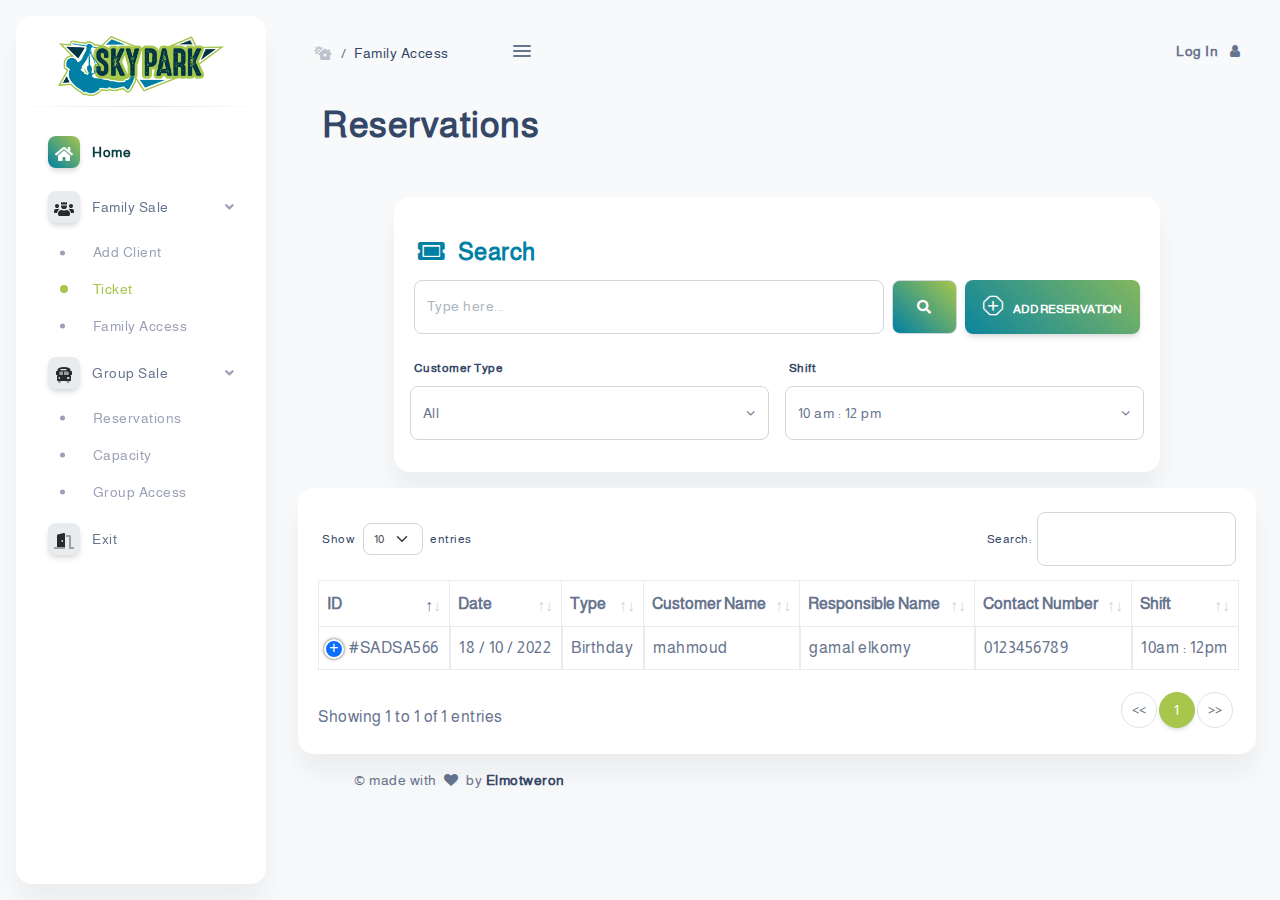
<file: reservations.html>
<!DOCTYPE html>
<html>

<head>
  <meta charset="utf-8" />
  <meta name="viewport" content="width=device-width, initial-scale=1, shrink-to-fit=no">
  <link rel="icon" type="image/png" href="img/favicon.png">
  <title> Sky Park </title>
  <!-- CSS Files -->
  <link id="pagestyle" href="css/app.min.css" rel="stylesheet" />
  <link href="css/font.awesome.css" rel="stylesheet" />
  <!-- data table -->
  <link href="css/datatables.min.css" rel="stylesheet" />

  <link href="css/style.css" rel="stylesheet" />
</head>

<body class="g-sidenav-show  bg-gray-100">
  <!-- ================================ Side Nav ============== -->
  <aside id="sidenav-main"
    class="sidenav navbar navbar-vertical navbar-expand-xs border-0 border-radius-xl my-3 fixed-start ms-3 bg-white">
    <div class="sidenav-header">
      <i class="fas fa-times p-3 cursor-pointer text-secondary opacity-5 position-absolute end-0 top-0 d-xl-none"
        aria-hidden="true" id="iconSidenav"></i>
  <a class="navbar-brand m-0" href="index.html">
        <img src="img/logo.png" class="navbar-brand-img h-100" alt="main_logo">
        <!-- <span class="ms-1 font-weight-bold">Sky Park</span> -->
      </a>
    </div>
    <hr class="horizontal dark mt-0">
    <div class="collapse navbar-collapse  w-auto h-auto h-100" id="sidenav-collapse-main">
      <ul class="navbar-nav">
        <!-- nav-item  -->
        <li class="nav-item">
          <a href="index.html" class="nav-link active">
            <div
              class="icon icon-shape icon-sm shadow border-radius-md bg-white text-center d-flex align-items-center justify-content-center  me-2">
              <i class="fas fa-home"></i>
            </div>
            <span class="nav-link-text ms-1">Home</span>
          </a>
        </li>
        <!-- nav-item  -->
        <li class="nav-item">
          <a data-bs-toggle="collapse" href="#familySale" class="nav-link " aria-controls="familySale" role="button"
            aria-expanded="false">
            <div
              class="icon icon-shape icon-sm shadow border-radius-md bg-white text-center d-flex align-items-center justify-content-center  me-2">
              <i class="fas fa-users-crown"></i>
            </div>
            <span class="nav-link-text ms-1">Family Sale</span>
          </a>
          <div class="collapse  show " id="familySale">
            <ul class="nav ms-4 ps-3">
              <li class="nav-item ">
                <a class="nav-link " href="add-client.html">
                  <span class="sidenav-mini-icon"> A </span>
                  <span class="sidenav-normal"> Add Client </span>
                </a>
              </li>
              <li class="nav-item active">
                <a class="nav-link " href="ticket.html">
                  <span class="sidenav-mini-icon"> T </span>
                  <span class="sidenav-normal"> Ticket </span>
                </a>
              </li>
              <li class="nav-item ">
                <a class="nav-link " href="family-access.html">
                  <span class="sidenav-mini-icon"> F </span>
                  <span class="sidenav-normal"> Family Access </span>
                </a>
              </li>
            </ul>
          </div>
        </li>
        <!-- nav-item  -->
        <li class="nav-item">
          <a data-bs-toggle="collapse" href="#groupSale" class="nav-link " aria-controls="groupSale" role="button"
            aria-expanded="false">
            <div
              class="icon icon-shape icon-sm shadow border-radius-md bg-white text-center d-flex align-items-center justify-content-center  me-2">
              <i class="fad fa-bus-school"></i>
            </div>
            <span class="nav-link-text ms-1">Group Sale</span>
          </a>
          <div class="collapse show" id="groupSale">
            <ul class="nav ms-4 ps-3">
              
              <li class="nav-item ">
                <a class="nav-link " href="reservations.html">
                  <span class="sidenav-mini-icon"> R </span>
                  <span class="sidenav-normal"> Reservations </span>
                </a>
              </li>
    
              <li class="nav-item ">
                <a class="nav-link " href="capacity.html">
                  <span class="sidenav-mini-icon"> C </span>
                  <span class="sidenav-normal"> Capacity </span>
                </a>
              </li>
            
              <li class="nav-item ">
                <a class="nav-link " href="group-access.html">
                  <span class="sidenav-mini-icon"> G </span>
                  <span class="sidenav-normal"> Group Access </span>
                </a>
              </li>
            </ul>
          </div>
        </li>
        <!-- nav-item  -->
        <li class="nav-item">
          <a href="exit.html" class="nav-link ">
            <div
              class="icon icon-shape icon-sm shadow border-radius-md bg-white text-center d-flex align-items-center justify-content-center  me-2">
              <i class="fad fa-door-open"></i>
            </div>
            <span class="nav-link-text ms-1">Exit</span>
          </a>
        </li>
      </ul>
    </div></aside>
  <!-- ================================ end Side Nav ================== -->
  <main class="main-content position-relative max-height-vh-100 h-100 border-radius-lg ">
    <!-- ================================ NavBar ================== -->
    <nav id="navbarBlur"
      class="navbar navbar-main navbar-expand-lg position-sticky mt-4 top-1 p-2 px-3 mx-4 shadow-none border-radius-xl z-index-sticky"
      data-scroll="true"> <nav aria-label="breadcrumb">
        <ol class="breadcrumb bg-transparent mb-0 pb-0 pt-1 px-0 me-sm-6 me-2">
          <li class="breadcrumb-item text-sm">
            <a class="opacity-3 text-dark" href="index.html">
              <i class="fas fa-house-day"></i>
            </a>
          </li>
          <li class="breadcrumb-item text-sm text-dark active" aria-current="page">family Access</li>
        </ol>
      </nav>
      <div class="sidenav-toggler sidenav-toggler-inner d-xl-block d-none ">
        <a href="#!" class="nav-link text-body p-0">
          <div class="sidenav-toggler-inner">
            <i class="sidenav-toggler-line"></i>
            <i class="sidenav-toggler-line"></i>
            <i class="sidenav-toggler-line"></i>
          </div>
        </a>
      </div>
      <div class="collapse navbar-collapse  me-md-0 me-sm-4" id="navbar">
        <ul class="ms-md-auto navbar-nav  justify-content-end">
          <li class="nav-item d-flex align-items-center">
            <a href="login.html" class="nav-link text-body font-weight-bold px-0">
              <span class="d-inline">Log In</span>
              <i class="fa fa-user ms-2"></i>
            </a>
          </li>
          <li class="nav-item d-xl-none ps-3 d-flex align-items-center">
            <a href="#!" class="nav-link text-body p-0" id="iconNavbarSidenav">
              <div class="sidenav-toggler-inner">
                <i class="sidenav-toggler-line"></i>
                <i class="sidenav-toggler-line"></i>
                <i class="sidenav-toggler-line"></i>
              </div>
            </a>
          </li>
        </ul>
      </div> </nav>
    <!-- ================================ end NavBar ================== -->
    <content class="container-fluid pt-4">
      <!-- ((((((((((((((((((((((((((((((((((((((((((())))))))))))))))))))))))))))))))))))))))))) -->
      <!-- ((((((((((((((((((((((((((((((((((((((((((())))))))))))))))))))))))))))))))))))))))))) -->
      <!-- ((((((((((((((((((((((((((((((((((((((((((())))))))))))))))))))))))))))))))))))))))))) -->
      <!-- ((((((((((((((((((((((((((((((((((((((((((())))))))))))))))))))))))))))))))))))))))))) -->
      <h2 class="MainTiltle mb-5 ms-4"> Reservations </h2>
      <form class="card p-2 py-4 w-100 w-sm-80 m-auto ">
        <div class="row">
          <div class="col-12 p-2">
            <div class="row align-items-end">
              <div class="col-sm-9 p-1">
                <label class="form-label fs-4"> <i class="fas fa-ticket-alt me-2"></i> Search </label>
                <div class="d-flex">
                  <input type="text" class="form-control" placeholder="Type here...">
                  <button type="submit" class="input-group-text ms-2 bg-gradient-primary px-4 text-body"><i
                      class="fas fa-search text-white"></i></button>
                </div>
              </div>
              <div class="col-sm-3 p-1">
                <a href="capacity.html" class="btn bg-gradient-primary w-100 p-3 text-white"> <i
                    class="fal fa-plus-octagon fs-5 me-2 "></i> Add Reservation </a>
              </div>
            </div>
          </div>
          <div class="col-sm-6 p-2">
            <label class="form-label"> Customer Type </label>
            <select class="form-control" id="choices-type">
              <option value=""> All </option>
              <option value=""> School </option>
              <option value=""> Birthday </option>
              <option value=""> Event </option>
            </select>
          </div>
          <div class="col-sm-6 p-2">
            <label class="form-label"> shift </label>
            <select class="form-control" id="choices-shift">
              <option value="">10 am : 12 pm</option>
              <option value="">11 am : 01 pm</option>
              <option value="">12 pm : 02 pm</option>
              <option value="">01 pm : 03 pm</option>
            </select>
          </div>
        </div>

      </form>
      <form class="card p-2 py-4 mt-3 ">
        <!-- table -->
        <table class=" customDataTable table table-bordered nowrap">
          <thead>
            <tr>
              <th>ID</th>
              <th>Date</th>
              <th>Type</th>
              <th> Customer Name </th>
              <th>Responsible Name </th>
              <th>contact number</th>
              <th>Shift </th>
              <th>Quantity </th>
              <th>note</th>
              <th>actions</th>
            </tr>
          </thead>
          <tbody>
            <tr>
              <td>#SADSA566</td>
              <td> 18 / 10 / 2022 </td>
              <td> Birthday </td>
              <td>mahmoud </td>
              <td>gamal elkomy </td>
              <td>0123456789</td>
              <td>10am : 12pm</td>
              <td> 20 </td>
              <td>  </td>
              <td>
                <span class="controlIcons">
                  <span class="icon" data-bs-toggle="tooltip" title="edit"> <i class="far fa-edit me-2"></i> Edit </span>
                  <span class="icon" data-bs-toggle="tooltip" title=" delete "> <i class="far fa-trash-alt me-2"></i> Delete </span>
                  <span class="icon" data-bs-toggle="tooltip" title=" details "> <i class="fas fa-eye me-2"></i></i> Show </span>
                  <span class="icon" data-bs-toggle="tooltip" title="Access"> <i class="fal fa-check me-2"></i> Access </span>

                </span>
              </td>
            </tr>

          </tbody>


        </table>

      </form>
      <!-- ((((((((((((((((((((((((((((((((((((((((((())))))))))))))))))))))))))))))))))))))))))) -->
      <!-- ((((((((((((((((((((((((((((((((((((((((((())))))))))))))))))))))))))))))))))))))))))) -->
      <!-- ((((((((((((((((((((((((((((((((((((((((((())))))))))))))))))))))))))))))))))))))))))) -->
      <!-- ((((((((((((((((((((((((((((((((((((((((((())))))))))))))))))))))))))))))))))))))))))) -->
      <!-- ================================ Footer ================== -->
      <footer id="loadFooter" class="footer pt-3"></footer>
      <!-- ================================ end Footer ================== -->
    </content>
  </main>
  <!-- ================================================== -->
  <!-- ================================================== -->
  <!-- ================================================== -->
  <!-- ================== JS Files ====================== -->
  <!-- ================================================== -->
  <!-- ================================================== -->
  <!-- ================================================== -->
  <script src="js/jquery.min.js"></script>
  <script src="js/popper.min.js"></script>
  <script src="js/bootstrap.min.js"></script>
  <!-- plugins -->
  <script src="js/plugins/perfect-scrollbar.min.js"></script>
  <script src="js/plugins/smooth-scrollbar.min.js"></script>
  <script src="js/plugins/chartjs.min.js"></script>
  <script src="js/plugins/threejs.js"></script>
  <script src="js/plugins/orbit-controls.js"></script>
  <script src="js/plugins/choices.min.js"></script>
    <script src="js/plugins/multistep-form.js"></script>

  <!-- data table -->
  <script src="js/plugins/datatables.min.js"></script>

  <!-- dashboard Js -->
  <script src="js/app.min.js"></script>
  <!-- custom Js -->
  <script src="js/custom.js"></script>
  <script>
    ////////////////////////////////////////////
    // choice Js
    ////////////////////////////////////////////
    if (document.getElementById('choices-type')) {
      var element = document.getElementById('choices-type');
      const options = new Choices(element, {
        searchEnabled: false
      });
    }
    if (document.getElementById('choices-shift')) {
      var element = document.getElementById('choices-shift');
      const options = new Choices(element, {
        searchEnabled: false
      });
    }
  </script>

  <script>
    $(document).ready(function () {
      var table = $('.customDataTable').DataTable({
        responsive: true,
        // "ordering": true,
        // columnDefs: [{
        //   'targets': [4, 5],
        //   'orderable': false
        // }, ]
      });
      new $.fn.dataTable.FixedHeader(table);
    });
  </script>
</body>

</html>
</file>
<file: css/style.css>
@import url("https://stackpath.bootstrapcdn.com/font-awesome/4.7.0/css/font-awesome.min.css");
@font-face {
  font-family: Almarai;
  src: url(../webfonts/Almarai-Regular.ttf);
}

* {
  font-family: 'Almarai';
  -webkit-box-sizing: border-box;
          box-sizing: border-box;
  margin: 0;
  padding: 0;
  outline: none;
  letter-spacing: .5px;
}

::-webkit-scrollbar {
  width: 5px;
  height: 5px;
  background-color: #F8F9FA;
  border-radius: 20px !important;
}

::-webkit-scrollbar-track {
  -webkit-box-shadow: inset 0 0 6px rgba(0, 0, 0, 0.3);
          box-shadow: inset 0 0 6px rgba(0, 0, 0, 0.3);
  border-radius: 20px !important;
}

::-webkit-scrollbar-thumb {
  background-color: #999;
  outline: none;
  border-radius: 20px !important;
}

a {
  text-decoration: none;
  -webkit-transition: all 0.3s ease-in-out;
  transition: all 0.3s ease-in-out;
}

a:hover {
  text-decoration: none;
  color: #a6c64c;
}

button:focus {
  outline: 0;
  -webkit-box-shadow: none !important;
          box-shadow: none !important;
}

.form-control:focus {
  -webkit-box-shadow: none;
          box-shadow: none;
  border-color: #a6c64c;
}

.row {
  margin: 0px;
}

a,
h1,
h2,
h3,
h4,
h5,
h6,
p {
  margin: 0;
  letter-spacing: .5px;
}

@media (max-width: 767px) {
  .container,
  .container-fluid {
    padding: 0px 8px;
  }
}

img {
  max-width: 100%;
  height: auto;
  display: inline-block;
}

content {
  min-height: 70vh;
  display: block;
  position: relative;
}

.btn {
  margin: 0;
}

.color1 {
  color: #a6c64c;
}

.navbar-vertical.navbar-expand-xs .navbar-collapse {
  overflow: hidden;
}

.sidenav-header {
  height: unset;
}

.navbar-vertical .navbar-nav > .nav-item .nav-link.active .icon {
  background-image: linear-gradient(45deg, #0080a4, #a6c64c);
}

.icon-shape i {
  opacity: 1;
}

.bg-gradient-primary {
  background-image: linear-gradient(45deg, #0080a4, #a6c64c);
}

.bg-gradient-primary-light {
  background-image: linear-gradient(45deg, #0080a420, #a6c64c20);
}

.navbar-vertical .navbar-nav > .nav-item .nav-link.active {
  color: #073b44;
}

.navbar-vertical .navbar-nav .nav-item .collapse .nav .nav-item.active .nav-link {
  color: #a6c64c;
}

.navbar-vertical .navbar-nav .nav-item .collapse .nav .nav-item.active .nav-link:before {
  background-color: #a6c64c;
}

.sidenav {
  z-index: 1030;
}

.sidenav .navbar-brand {
  text-align: center;
  padding: 20px 5px 10px 5px;
}

.sidenav .navbar-brand img {
  height: 60px !important;
  max-height: unset !important;
  -o-object-fit: contain;
     object-fit: contain;
}

.form-label {
  text-transform: capitalize;
}

.form-label.fs-4 {
  color: #0080a4;
}

.navbar-vertical .navbar-nav .nav-link .icon {
  padding: unset;
  display: -webkit-box;
  display: -ms-flexbox;
  display: flex;
  -webkit-box-pack: center;
      -ms-flex-pack: center;
          justify-content: center;
  -webkit-box-align: center;
      -ms-flex-align: center;
          align-items: center;
}

.navbar-vertical .navbar-nav .nav-link .icon i {
  color: #292929;
  font-size: 16px;
}

.navbar-vertical .navbar-nav > .nav-item .nav-link.active .icon i {
  color: #ffffff;
}

.breadcrumb-item + .breadcrumb-item {
  text-transform: capitalize;
}

.MainTitle {
  font-weight: bold;
  text-transform: capitalize;
}

.input-group .form-control:focus {
  border-right-color: #a6c64c !important;
  border-left-color: #a6c64c !important;
}

.is-focused .choices__inner,
.is-open .choices__inner {
  -webkit-box-shadow: none;
          box-shadow: none;
  border-color: #a6c64c;
}

.choices[data-type*=select-one] .choices__input {
  border: 1px solid #d2d6da;
  margin-bottom: 5px;
  border-radius: 4px;
}

.form-control,
.choices__inner {
  min-height: 54px;
}

.choices[data-type*=select-one]:after {
  top: 50%;
  -webkit-transform: translateY(-50%) rotate(0deg);
          transform: translateY(-50%) rotate(0deg);
}

.choices[data-type*=select-one].is-open:after {
  -webkit-transform: translateY(-50%) rotate(180deg);
          transform: translateY(-50%) rotate(180deg);
}

.choices__list--dropdown .choices__item {
  padding: 4px 10px !important;
}

.choices__placeholder {
  opacity: 1;
}

.choose {
  position: relative;
  display: -webkit-box;
  display: -ms-flexbox;
  display: flex;
  -ms-flex-pack: distribute;
      justify-content: space-around;
}

.choose .genderOption {
  width: 46%;
}

.choose .btn {
  padding: 15px 20px;
  border: 1px solid #d2d6da;
  -webkit-box-shadow: none;
          box-shadow: none;
  width: 100%;
  background-color: #ffffff;
}

.choose .btn span {
  text-transform: capitalize;
}

.choose .btn i {
  font-size: 20px;
}

.choose .btn-check:active + .btn-outline,
.choose .btn-check:checked + .btn-outline,
.choose .btn-outline.active,
.choose .btn-outline.dropdown-toggle.show,
.choose .btn-outline:active {
  background-color: #a6c64c;
  color: #ffffff;
}

.choose svg {
  width: 50px;
  height: 50px;
}

footer {
  padding: 40px 20px;
}

.visitorType {
  display: inline-block;
  text-align: center;
  padding: 10px 20px;
  border-radius: 10px;
  margin: 2px;
  -webkit-user-select: none;
     -moz-user-select: none;
      -ms-user-select: none;
          user-select: none;
  cursor: pointer;
  -webkit-transition: all 0.3s ease-in-out;
  transition: all 0.3s ease-in-out;
  border: 1px solid #eee;
  position: relative;
}

.visitorType svg {
  width: 50px;
  height: 50px;
  margin: 5px;
}

.visitorType .visitor {
  margin-top: 10px;
  display: block;
}

.visitorType:hover {
  -webkit-box-shadow: 0px 10px 30px #00000030;
          box-shadow: 0px 10px 30px #00000030;
  -webkit-transform: translateY(-5px);
          transform: translateY(-5px);
}

.visitorType .count {
  position: absolute;
  right: -5px;
  top: -5px;
  min-width: 30px;
  height: 30px;
  border-radius: 1000px;
  border: 1px solid #a6c64c;
  background-color: #ffffff;
  color: #a6c64c;
  display: -webkit-box;
  display: -ms-flexbox;
  display: flex;
  -webkit-box-pack: center;
      -ms-flex-pack: center;
          justify-content: center;
  -webkit-box-align: center;
      -ms-flex-align: center;
          align-items: center;
  padding: 5px;
  font-size: 12px;
}

.page-item.active .page-link {
  background-color: #a6c64c;
  border-color: #a6c64c;
}

.page-link:focus {
  -webkit-box-shadow: none;
          box-shadow: none;
}

.table.dataTable {
  margin-bottom: 20px !important;
}

.table.dataTable tbody tr {
  vertical-align: middle;
}

.table.dataTable tbody tr:last-child td {
  border-width: 1px !important;
  border-top-width: 0px !important;
}

.table.dataTable .even {
  background-color: #fcfcfc;
}

table.dataTable > tbody > tr.child ul.dtr-details {
  display: block;
}

@media (max-width: 678px) {
  table.dataTable > tbody > tr.child ul.dtr-details li:last-child .controlIcons {
    display: block;
  }
  table.dataTable > tbody > tr.child ul.dtr-details li:last-child .controlIcons .icon {
    display: -webkit-box;
    display: -ms-flexbox;
    display: flex;
    margin: 5px;
  }
}

@media (max-width: 340px) {
  table.dataTable > tbody > tr.child ul.dtr-details span.dtr-data {
    display: block;
  }
}

.table thead th {
  padding: 10px 8px;
}

table.dataTable > tbody > tr.child span.dtr-title::after {
  content: " : ";
  padding: 0 5px;
}

.dt-bootstrap5 .row {
  -webkit-box-align: center;
      -ms-flex-align: center;
          align-items: center;
}

.dataTables_length select {
  margin: 0px 5px;
  padding-right: 30px;
  padding-left: 10px;
}

.pagination .previous a,
.pagination .next a {
  text-indent: 1000%;
  overflow: hidden;
  position: relative;
}

.pagination .previous a::after,
.pagination .next a::after {
  text-indent: -1000%;
  position: absolute;
  left: 0;
  top: 0;
  width: 100%;
  height: 100%;
  display: -webkit-box;
  display: -ms-flexbox;
  display: flex;
  -webkit-box-pack: center;
      -ms-flex-pack: center;
          justify-content: center;
  -webkit-box-align: center;
      -ms-flex-align: center;
          align-items: center;
}

.pagination .previous a::after {
  content: ' << ';
}

.pagination .next a::after {
  content: ' >> ';
}

.controlIcons {
  position: relative;
  display: inline-block;
  text-align: center;
}

.controlIcons .icon {
  min-width: 40px;
  height: 40px;
  display: -webkit-inline-box;
  display: -ms-inline-flexbox;
  display: inline-flex;
  -webkit-box-pack: center;
      -ms-flex-pack: center;
          justify-content: center;
  -webkit-box-align: center;
      -ms-flex-align: center;
          align-items: center;
  background-color: #ffffff;
  border-radius: 1000px;
  border: 1px solid #eee;
  margin-right: 2px;
  cursor: pointer;
  -webkit-transition: all 0.3s ease-in-out;
  transition: all 0.3s ease-in-out;
  padding: 12px;
  text-transform: capitalize;
}

.controlIcons .icon:hover {
  -webkit-box-shadow: 0px 2px 4px #00000030;
          box-shadow: 0px 2px 4px #00000030;
  -webkit-transform: translateY(-2px);
          transform: translateY(-2px);
  background-color: #a6c64c;
  color: #ffffff;
}

.controlIcons .icon:last-child {
  margin: 0;
}

.controlIcons .checked {
  background-color: #a6c64c;
  color: #ffffff;
}

.countInput {
  display: -webkit-inline-box;
  display: -ms-inline-flexbox;
  display: inline-flex;
  -webkit-box-align: center;
      -ms-flex-align: center;
          align-items: center;
  -webkit-box-pack: center;
      -ms-flex-pack: center;
          justify-content: center;
}

.countInput input {
  width: 44px;
  margin: 0px 5px;
  height: 44px;
  text-align: center;
  border: none;
}

.countInput button {
  min-width: 40px;
  height: 40px;
  display: -webkit-inline-box;
  display: -ms-inline-flexbox;
  display: inline-flex;
  -webkit-box-pack: center;
      -ms-flex-pack: center;
          justify-content: center;
  -webkit-box-align: center;
      -ms-flex-align: center;
          align-items: center;
  background-color: #ffffff;
  border-radius: 1000px;
  border: 1px solid #eee;
  padding: 5px;
  margin: 0;
}

.multisteps-form__panel {
  height: auto !important;
}

.bill {
  border: 1px solid #eee;
  border-radius: 10px;
  height: 100%;
  padding: 15px 10px 30px;
  position: relative;
  background: linear-gradient(45deg, #ccc 5px, transparent 0) 0 5px, linear-gradient(135deg, #ccc 5px, #fff 0) 0 5px;
  background-size: 100% 10px;
}

.bill .barcode {
  width: 100%;
  height: 80px;
  margin-top: 10px;
  -o-object-fit: contain;
     object-fit: contain;
}

.bill .info {
  padding: 20px 10px 0px;
}

.bill .info .billTitle {
  margin-bottom: 10px;
  text-transform: capitalize;
  display: -webkit-box;
  display: -ms-flexbox;
  display: flex;
  -webkit-box-align: center;
      -ms-flex-align: center;
          align-items: center;
  -webkit-box-pack: justify;
      -ms-flex-pack: justify;
          justify-content: space-between;
}

.bill .info ul {
  padding: 0;
  margin: 0;
}

.bill .info ul li {
  display: -webkit-box;
  display: -ms-flexbox;
  display: flex;
  -webkit-box-pack: justify;
      -ms-flex-pack: justify;
          justify-content: space-between;
  -webkit-box-align: center;
      -ms-flex-align: center;
          align-items: center;
  margin-bottom: 5px;
}

.bill .info ul li label {
  margin: 0;
  font-weight: normal;
  text-transform: capitalize;
}

.bill .info ul li strong {
  font-size: 14px;
}

.bill .info table {
  display: block;
  max-width: 100%;
  margin: 0;
  text-align: center;
  border: 1px solid #eee;
}

.bill .info table thead {
  width: 100%;
  display: -webkit-box;
  display: -ms-flexbox;
  display: flex;
  -webkit-box-pack: center;
      -ms-flex-pack: center;
          justify-content: center;
  -webkit-box-align: center;
      -ms-flex-align: center;
          align-items: center;
}

.bill .info table thead th {
  font-size: 14px;
  padding: 10px auto;
}

.bill .info table tbody td {
  font-size: 12px;
}

.bill .info table tr {
  width: 100%;
}

.bill .info .items {
  display: block;
  text-align: center;
}

.bill .info .items .itemsHead {
  border-bottom: 1px solid #eee;
}

.bill .info .items .itemsHead .col {
  font-size: 14px;
  font-weight: bold;
  padding: 10px;
  border: 1px solid #eee;
}

.bill .info .items .item {
  -webkit-box-align: center;
      -ms-flex-align: center;
          align-items: center;
  border: 1px solid #eee;
}

.bill .info .items .item .col {
  font-size: 12px;
  padding: 10px;
}

.printBtn {
  padding-top: 30px;
  display: -webkit-box;
  display: -ms-flexbox;
  display: flex;
  -ms-flex-pack: distribute;
      justify-content: space-around;
  -webkit-box-align: center;
      -ms-flex-align: center;
          align-items: center;
}

.printBtn .btn {
  display: block;
}

.userAge .btn,
.paymentMethods .btn {
  margin: 5px;
}

.userAge .btn svg,
.paymentMethods .btn svg {
  width: 40px;
  height: 40px;
}

.userAge .btn span,
.paymentMethods .btn span {
  font-weight: bold;
  text-transform: uppercase;
  margin-left: 5px;
}

.userAge .btn:focus,
.paymentMethods .btn:focus {
  -webkit-box-shadow: 0 4px 7px -1px #a6c64c60, 0 2px 4px -1px #a6c64c60 !important;
          box-shadow: 0 4px 7px -1px #a6c64c60, 0 2px 4px -1px #a6c64c60 !important;
}

.screens .screen {
  display: inline-block;
  text-align: center;
  border: 1px solid #eee;
  background-color: #F8F9FA;
  padding: 20px 40px 10px;
  border-radius: 5px;
  margin: 5px;
}

.screens .screen span {
  display: block;
  font-size: 12px;
  margin-bottom: 5px;
  text-transform: uppercase;
}

.screens .screen strong {
  font-size: 28px;
}

.topUp {
  border: 1px solid #eee;
  border-radius: 10px;
}

.alert-primary {
  border: none;
}

@media (max-width: 480px) {
  .card-body {
    padding: 10px !important;
  }
}

.calendar .months {
  display: -webkit-box;
  display: -ms-flexbox;
  display: flex;
  -webkit-box-align: end;
      -ms-flex-align: end;
          align-items: flex-end;
}

.calendar .months p {
  display: inline-block;
  padding: 5px 20px;
  text-align: center;
}

.calendar .months p span {
  text-transform: capitalize;
  font-weight: bold;
  font-size: larger;
  display: block;
}

.calendar .months .icon {
  min-width: 40px;
  height: 40px;
  display: -webkit-inline-box;
  display: -ms-inline-flexbox;
  display: inline-flex;
  -webkit-box-pack: center;
      -ms-flex-pack: center;
          justify-content: center;
  -webkit-box-align: center;
      -ms-flex-align: center;
          align-items: center;
  background-color: #ffffff;
  border-radius: 1000px;
  border: 1px solid #eee;
  padding: 5px;
  margin: 0;
}

.calendar .calendarBody,
.calendar .calendarHead {
  display: -ms-grid;
  display: grid;
  -ms-grid-columns: 13.7% 13.7% 13.7% 13.7% 13.7% 13.7% 13.7%;
      grid-template-columns: 13.7% 13.7% 13.7% 13.7% 13.7% 13.7% 13.7%;
  grid-column-gap: .6%;
  grid-row-gap: 1.2%;
  margin: 20px 0;
}

.calendar .calendarBody .day,
.calendar .calendarHead .day {
  padding: 15px 10px 10px;
  text-align: center;
}

.calendar .calendarHead {
  background-color: #a6c64c30;
  border-radius: 10px;
}

.calendar .calendarHead .day {
  padding: 10px;
  border-right: 1px solid #a6c64c;
  font-size: larger;
  font-weight: bold;
}

.calendar .calendarHead .day:last-child {
  border-right: none;
}

.calendar .calendarBody .day {
  border: 1px solid #eee;
  border-radius: 5px;
  min-height: 70px;
  -webkit-transition: all 0.3s ease-in-out;
  transition: all 0.3s ease-in-out;
  position: relative;
  background-color: #ffffff;
  cursor: pointer;
}

.calendar .calendarBody .day .events {
  display: -webkit-box;
  display: -ms-flexbox;
  display: flex;
  -webkit-box-pack: center;
      -ms-flex-pack: center;
          justify-content: center;
  padding-top: 5px;
}

.calendar .calendarBody .day .events .event:last-child {
  margin-bottom: 0;
}

.calendar .calendarBody .day .events .event .icon {
  min-width: 25px;
  height: 25px;
  display: -webkit-inline-box;
  display: -ms-inline-flexbox;
  display: inline-flex;
  -webkit-box-pack: center;
      -ms-flex-pack: center;
          justify-content: center;
  -webkit-box-align: center;
      -ms-flex-align: center;
          align-items: center;
  border-radius: 1000px;
  border: 1px solid #cecece;
  padding: 5px;
  margin: 2px;
}

.calendar .calendarBody .day .events .event .icon i {
  font-size: 10px;
}

.calendar .calendarBody .day .events .event p {
  display: inline-block;
  margin-left: 5px;
  text-transform: capitalize;
}

.calendar .calendarBody .day .num {
  font-size: 20px;
  font-weight: bold;
}

.calendar .calendarBody .day:hover {
  -webkit-box-shadow: 0px 10px 30px #00000030;
          box-shadow: 0px 10px 30px #00000030;
  -webkit-transform: scale(1.02);
          transform: scale(1.02);
  z-index: 2;
}

.calendar .calendarBody .day.prevMonth {
  background-color: #eee;
  -webkit-box-shadow: unset;
          box-shadow: unset;
}

.calendar .calendarBody .day.prevMonth:hover {
  -webkit-box-shadow: unset;
          box-shadow: unset;
  -webkit-transform: unset;
          transform: unset;
  z-index: unset;
}

.calendar .calendarBody .day.prevMonth .num {
  font-size: unset;
  font-weight: unset;
  color: #999;
}

.calendar .calendarBody .day.active {
  background-color: #a6c64c;
  color: #ffffff;
}

@media (max-width: 678px) {
  .calendar .calendarBody .day,
  .calendar .calendarHead .day {
    padding: 5px;
  }
  .calendar .calendarHead .day {
    font-size: small;
  }
  .calendar .calendarBody .day {
    min-height: 30px;
    position: relative;
    background-color: #ffffff;
  }
  .calendar .calendarBody .day .events .event {
    display: none;
  }
  .calendar .calendarBody .day .num {
    font-size: small;
    font-weight: bold;
  }
  .calendar .calendarBody .day:hover {
    -webkit-box-shadow: 0px 10px 30px #00000030;
            box-shadow: 0px 10px 30px #00000030;
    -webkit-transform: scale(1.02);
            transform: scale(1.02);
    z-index: 2;
  }
  .calendar .calendarBody .day.prevMonth {
    background-color: #eee;
    -webkit-box-shadow: unset;
            box-shadow: unset;
  }
  .calendar .calendarBody .day.prevMonth:hover {
    -webkit-box-shadow: unset;
            box-shadow: unset;
    -webkit-transform: unset;
            transform: unset;
    z-index: unset;
  }
  .calendar .calendarBody .day.prevMonth .num {
    font-size: unset;
    font-weight: unset;
    color: #999;
  }
  .calendar .calendarBody .day.active {
    background-color: #a6c64c;
    color: #ffffff;
  }
}

.dayDetails {
  padding: 40px 20px 20px;
  border-radius: 10px;
  color: #ffffff;
}

.dayDetails .dateNum {
  font-size: 100px !important;
  color: #ffffff;
  text-align: center;
  text-transform: uppercase;
  font-weight: bolder;
}

.dayDetails .dateName {
  text-align: center;
  text-transform: uppercase;
  margin-bottom: 20px;
}

.dayDetails .details {
  margin: 10px 0 20px;
}

.dayDetails .details .title {
  color: #ffffff;
  text-transform: uppercase;
  margin-bottom: 20px;
}

.dayDetails .details .event {
  margin-bottom: 15px;
}

.dayDetails .details .event:last-child {
  margin-bottom: 0;
}

.dayDetails .details .event .icon {
  min-width: 35px;
  height: 35px;
  display: -webkit-inline-box;
  display: -ms-inline-flexbox;
  display: inline-flex;
  -webkit-box-pack: center;
      -ms-flex-pack: center;
          justify-content: center;
  -webkit-box-align: center;
      -ms-flex-align: center;
          align-items: center;
  border-radius: 1000px;
  border: 1px solid #eee;
  padding: 5px;
  margin: 0;
  color: #ffffff;
}

.dayDetails .details .event .icon i {
  font-size: 14px;
}

.dayDetails .details .event p {
  display: inline-block;
  margin-left: 5px;
  text-transform: capitalize;
}

.capacityContainer {
  position: relative;
  display: inline-block;
  background-color: #fff;
  border: 1px solid #eee;
  border-radius: 8px;
  -webkit-box-sizing: border-box;
          box-sizing: border-box;
  height: 10px;
  width: 100%;
  margin-top: 10px;
}

.capacityContainer .capacityPercentage {
  background-color: #a6c64c;
  border: 2px solid #fff;
  border-radius: 10px;
  height: 8px;
}

.capacityInfo h4 {
  font-size: 14px;
  position: relative;
  float: left;
  color: #ffffff;
}

.capacityInfo .capacityValue {
  font-size: 12px;
  position: relative;
  float: right;
  margin: 0 0 4px;
  color: #ffffff;
}

.BirthdayInfo {
  border: 1px solid #073b44;
  border-radius: 10px;
  background-color: #F8F9FA;
  padding: 10px;
}

.btn-success {
  background-color: #a6c64c;
}

.rating {
  display: -webkit-box;
  display: -ms-flexbox;
  display: flex;
  list-style: none;
  padding: 0;
  margin: 0;
}

.rating .gold {
  color: #FFD700;
}

.stars {
  display: inline-block;
}

.stars input {
  display: none;
}

.stars input:checked ~ label.star::after {
  color: #ffdd44;
}

.stars label {
  padding: 1px;
  font-size: 20px;
  -webkit-transition: all 0.3s ease-in-out;
  transition: all 0.3s ease-in-out;
}

.stars label:hover {
  -webkit-transform: rotate(-15deg) scale(1.3);
          transform: rotate(-15deg) scale(1.3);
}

.stars label::after {
  content: '\f005';
  color: #777777;
  font-family: 'Font Awesome 5 free';
  -webkit-transition: all 0.3s ease-in-out;
  transition: all 0.3s ease-in-out;
}

.stars input.star-1:checked ~ label.star::after {
  color: #ff0000;
}

.stars input.star-5:checked ~ label.star::after {
  color: #ffee77;
}

.star-icon {
  margin-bottom: 20px;
}

.star-icon input {
  display: none;
}

.star-icon input + label {
  font-size: 20px;
  text-shadow: 1px 1px 0 #ffe400;
  cursor: pointer;
  color: #FFD700;
}

.star-icon input:checked + label ~ label {
  color: #777777;
}

.star-icon label:active {
  -webkit-transform: scale(0.8);
          transform: scale(0.8);
  -webkit-transition: 0.3s ease;
  transition: 0.3s ease;
}
/*# sourceMappingURL=style.css.map */
</file>
